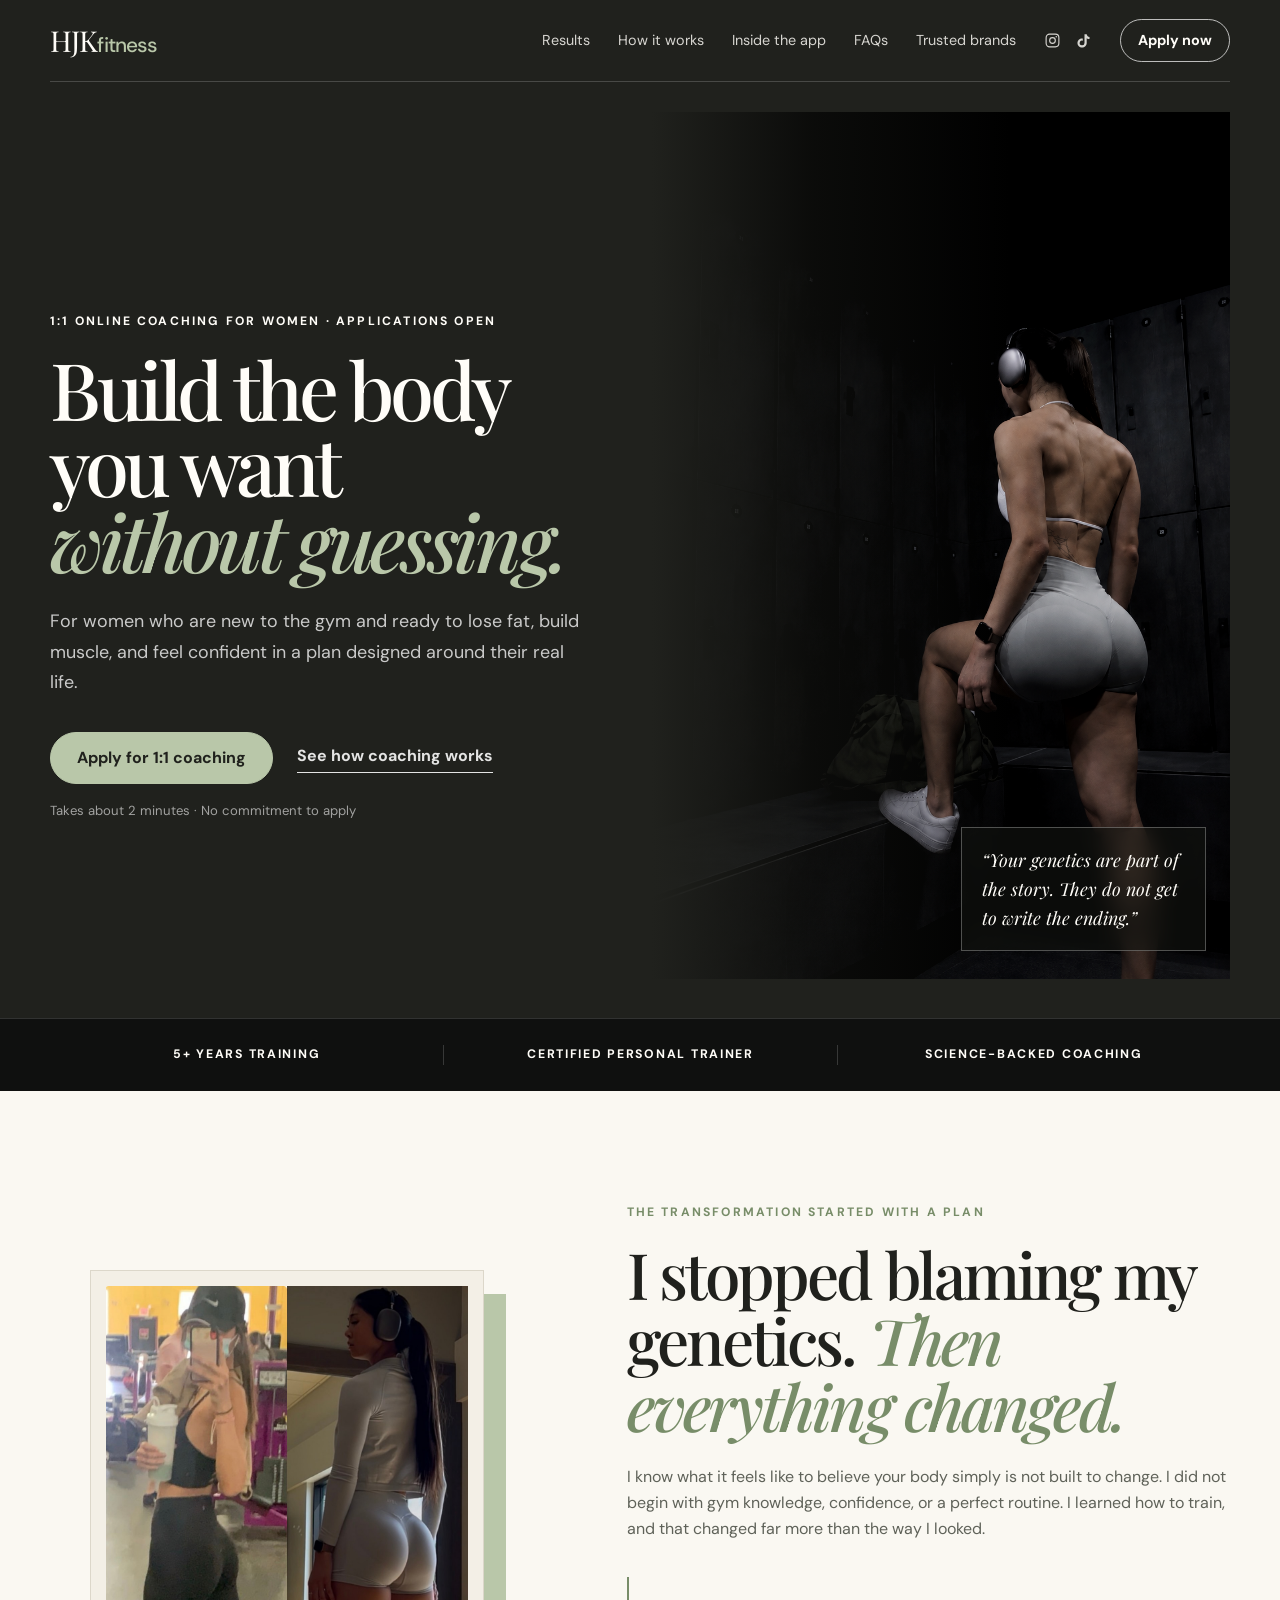
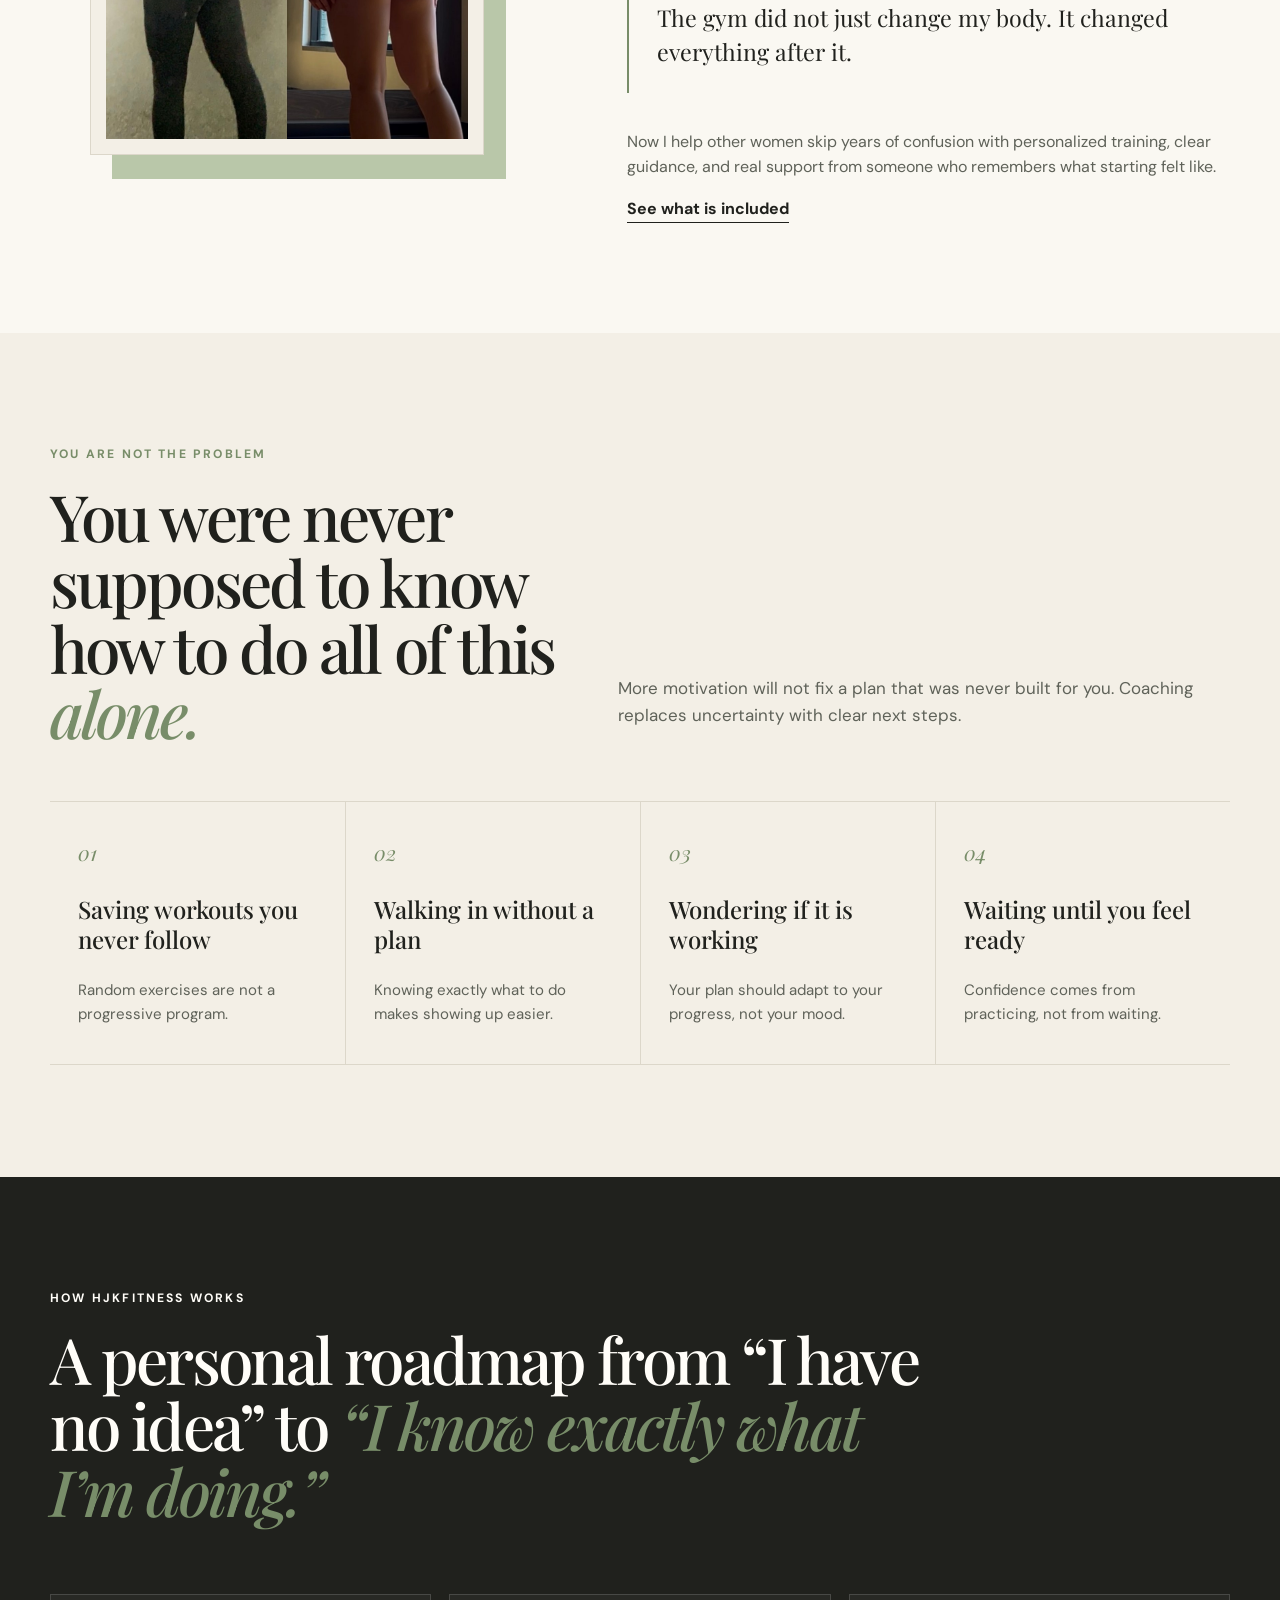
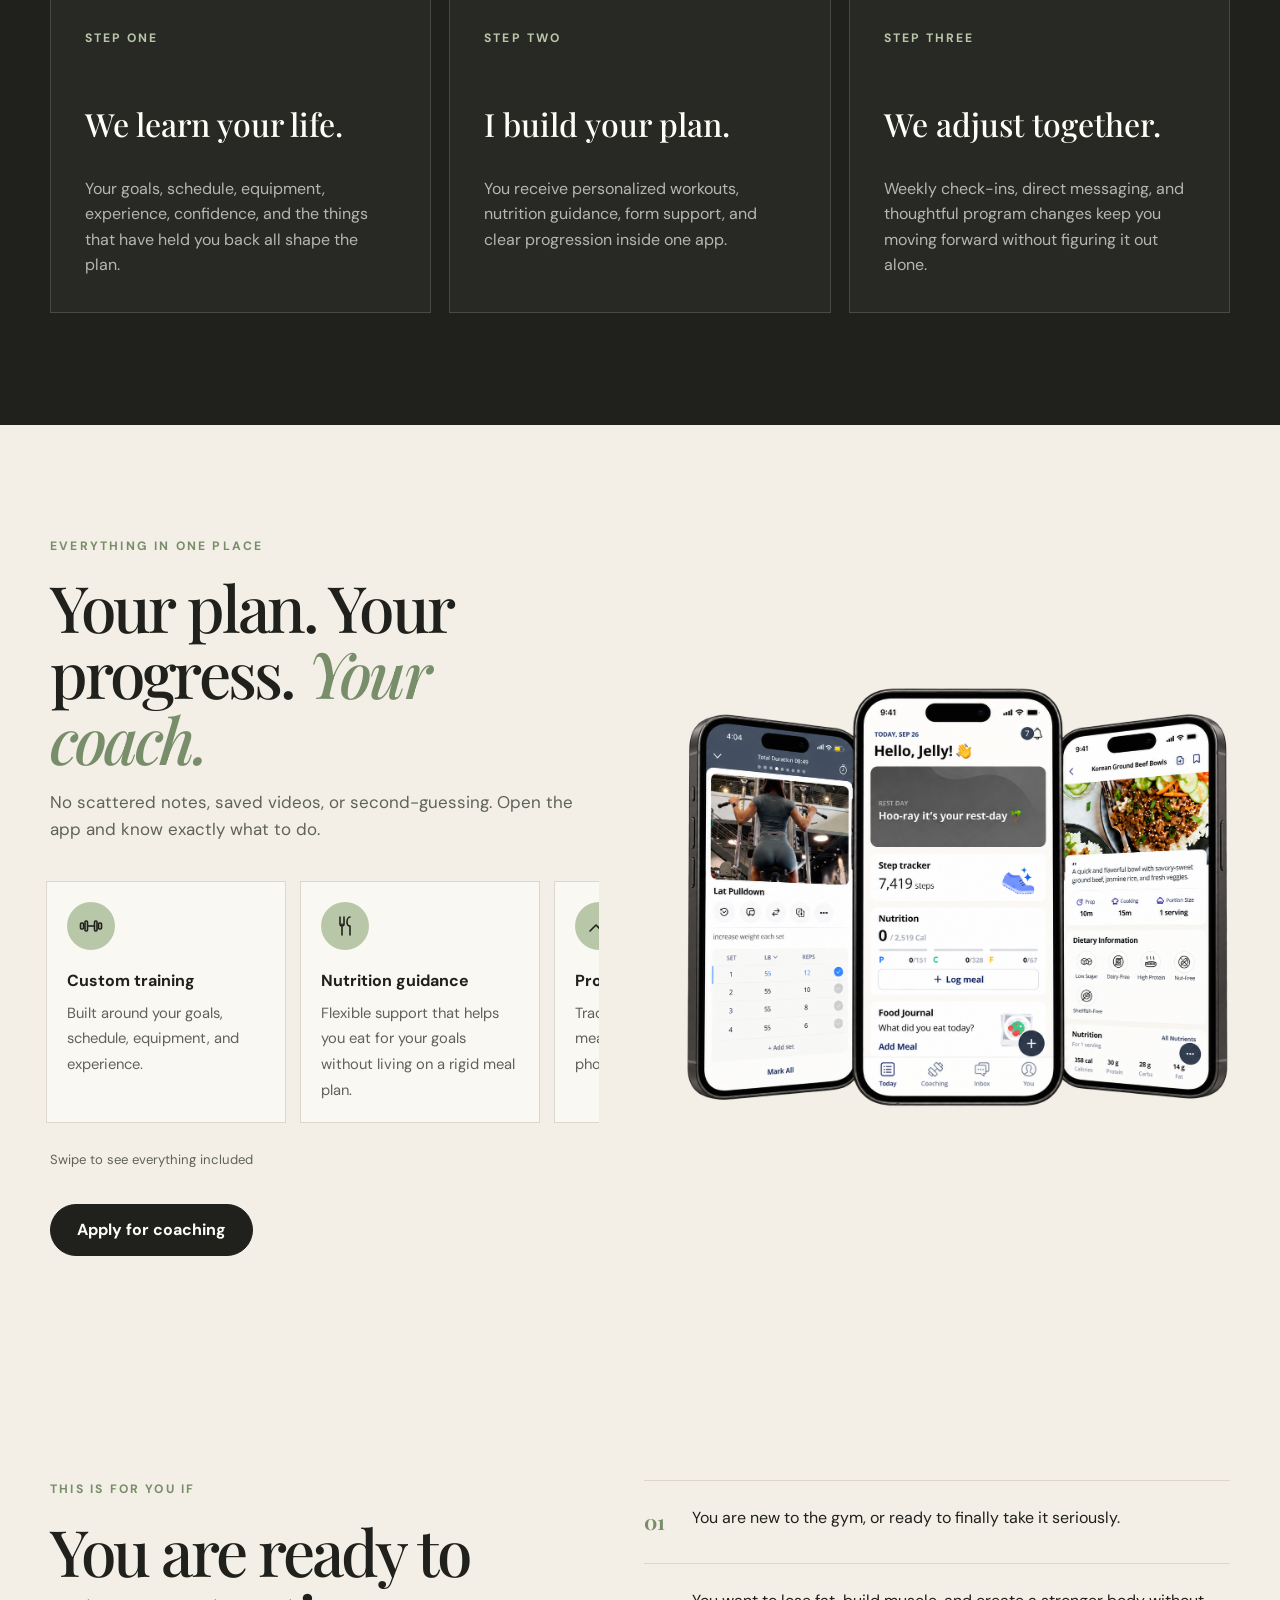
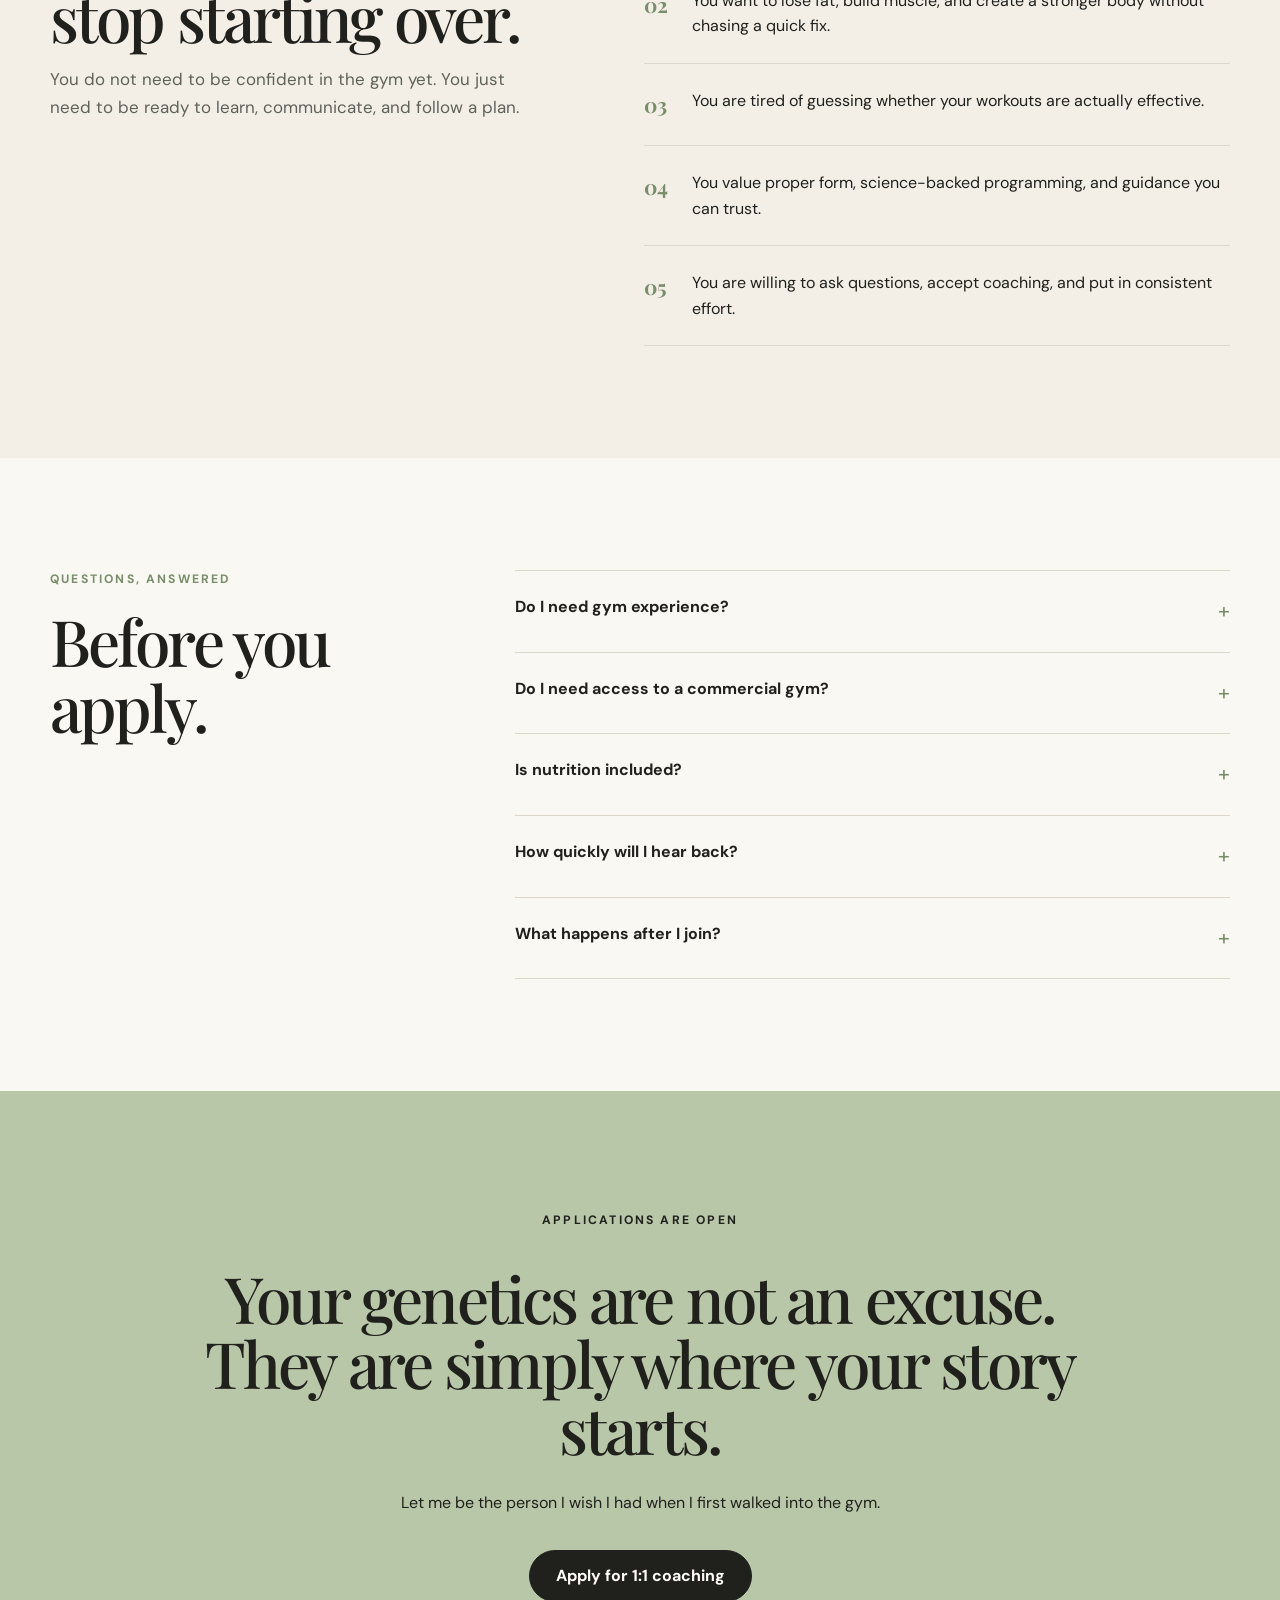
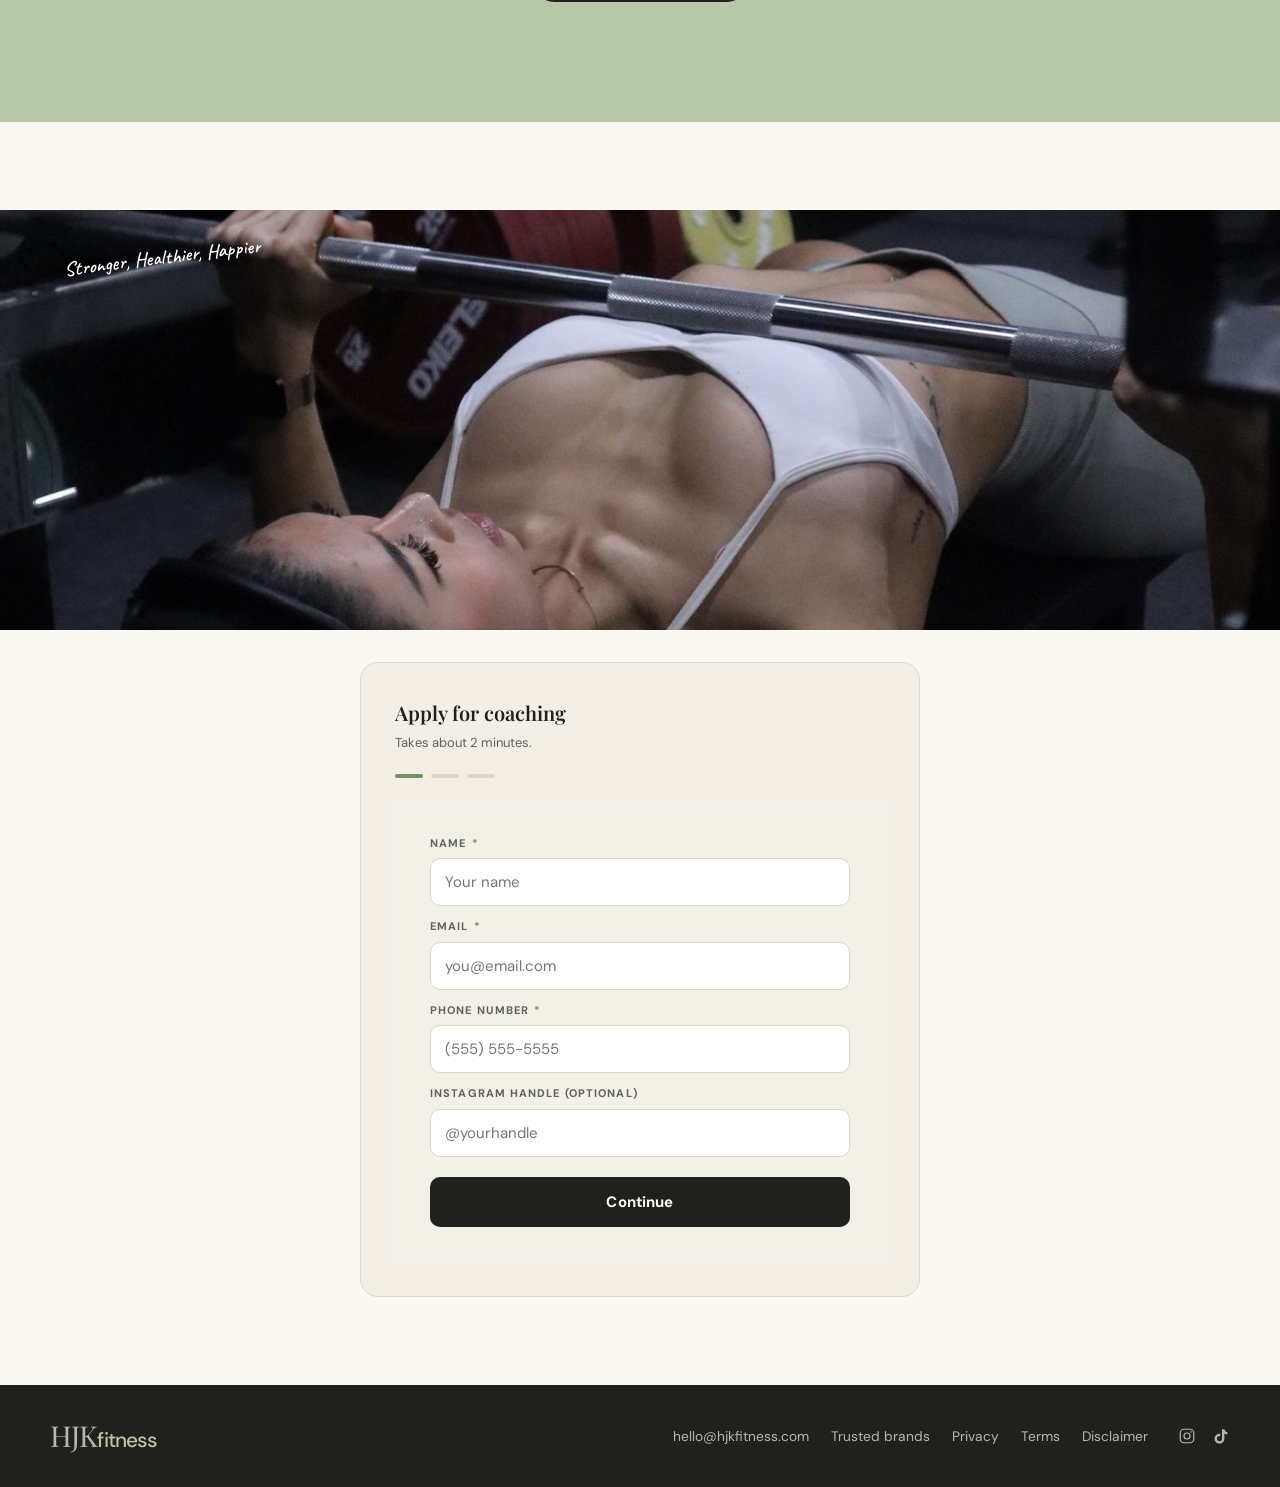
<file: index.html>
<!doctype html>
<html lang="en">
<head>
  <meta charset="utf-8">
  <meta name="viewport" content="width=device-width, initial-scale=1, viewport-fit=cover">
  <title>HJKfitness | 1:1 Online Coaching for Women</title>
  <meta name="description" content="Personalized online fitness coaching for women who are new to the gym and ready to lose fat, build muscle, and train with confidence.">
  <meta name="theme-color" content="#20211d">
  <link rel="preconnect" href="https://fonts.googleapis.com">
  <link rel="preconnect" href="https://fonts.gstatic.com" crossorigin>
  <link href="https://fonts.googleapis.com/css2?family=DM+Sans:wght@400;500;600;700&family=Playfair+Display:ital,wght@0,500;0,600;1,500&family=Caveat:wght@500;600;700&display=swap" rel="stylesheet">
  <link rel="icon" type="image/svg+xml" href="data:image/svg+xml,%3Csvg xmlns='http://www.w3.org/2000/svg' viewBox='0 0 64 64'%3E%3Crect width='64' height='64' rx='14' fill='%2320211d'/%3E%3Cpath d='M17 16v32M47 16v32M17 32h30' stroke='%23b9c7a9' stroke-width='5' stroke-linecap='round'/%3E%3C/svg%3E">
  <style>
    :root {
      --ink: #20211d;
      --ink-soft: #5f6259;
      --cream: #f3efe6;
      --paper: #faf8f2;
      --sage: #b9c7a9;
      --sage-deep: #788d69;
      --line: #dcd7ca;
      --white: #fffdf8;
      --serif: "Playfair Display", Georgia, serif;
      --sans: "DM Sans", system-ui, sans-serif;
    }

    * { box-sizing: border-box; }
    html { scroll-behavior: smooth; }
    body {
      margin: 0;
      color: var(--ink);
      background: var(--cream);
      font-family: var(--sans);
      font-size: 16px;
      line-height: 1.6;
      text-rendering: optimizeLegibility;
    }
    img { display: block; max-width: 100%; }
    a { color: inherit; text-decoration: none; }
    button, a { -webkit-tap-highlight-color: transparent; }
    .wrap { width: min(1180px, calc(100% - 40px)); margin: 0 auto; }
    .eyebrow {
      margin: 0 0 18px;
      font-size: .76rem;
      font-weight: 700;
      letter-spacing: .18em;
      text-transform: uppercase;
    }
    .eyebrow.sage { color: var(--sage-deep); }
    .serif { font-family: var(--serif); }
    .button {
      display: inline-flex;
      min-height: 52px;
      align-items: center;
      justify-content: center;
      padding: 0 26px;
      border: 1px solid var(--sage);
      border-radius: 999px;
      background: var(--sage);
      color: var(--ink);
      font-weight: 700;
      transition: transform .2s ease, background .2s ease, color .2s ease;
    }
    .button:hover { transform: translateY(-2px); background: var(--white); }
    .button.dark { background: var(--ink); color: var(--white); border-color: var(--ink); }
    .button.dark:hover { background: var(--sage); color: var(--ink); border-color: var(--sage); }
    .text-link { font-weight: 700; border-bottom: 1px solid currentColor; padding-bottom: 3px; }

    header {
      position: absolute;
      z-index: 5;
      inset: 0 0 auto;
      color: var(--white);
    }
    .nav {
      min-height: 82px;
      display: flex;
      align-items: center;
      justify-content: space-between;
      gap: 30px;
      border-bottom: 1px solid rgba(255,255,255,.18);
    }
    .brand {
      font-family: var(--serif);
      font-size: 1.8rem;
      line-height: 1;
      letter-spacing: -.03em;
    }
    .brand span { color: var(--sage); font-family: var(--sans); font-size: .72em; font-weight: 500; }
    nav { display: flex; gap: 28px; align-items: center; font-size: .9rem; }
    nav a:not(.mini-cta) { opacity: .82; }
    nav a:hover { opacity: 1; }
    .nav-social { display: flex; align-items: center; gap: 14px; }
    .nav-social a { display: inline-flex; opacity: .82; transition: opacity .15s ease; }
    .nav-social a:hover { opacity: 1; }
    .nav-social svg { width: 17px; height: 17px; display: block; }
    .mini-cta {
      border: 1px solid rgba(255,255,255,.7);
      border-radius: 999px;
      padding: 9px 17px;
      font-weight: 700;
    }
    .menu-toggle {
      display: none;
      flex-direction: column;
      justify-content: center;
      gap: 5px;
      width: 24px;
      height: 18px;
      background: none;
      border: none;
      padding: 0;
      margin: 0;
      cursor: pointer;
    }
    .menu-toggle span {
      display: block;
      width: 100%;
      height: 2px;
      background: var(--white);
      border-radius: 2px;
      transition: opacity .15s ease, transform .15s ease;
    }
    .menu-toggle[aria-expanded="true"] span:nth-child(1) { transform: translateY(7px) rotate(45deg); }
    .menu-toggle[aria-expanded="true"] span:nth-child(2) { opacity: 0; }
    .menu-toggle[aria-expanded="true"] span:nth-child(3) { transform: translateY(-7px) rotate(-45deg); }
    .mobile-menu {
      display: none;
      position: absolute;
      top: 100%;
      left: 0;
      right: 0;
      flex-direction: column;
      background: rgba(13,14,12,.96);
      backdrop-filter: blur(12px);
      border-bottom: 1px solid rgba(255,255,255,.14);
    }
    .mobile-menu.open { display: flex; }
    .mobile-menu a {
      padding: 16px 24px;
      border-top: 1px solid rgba(255,255,255,.12);
      color: rgba(255,255,255,.85);
      font-weight: 700;
      font-size: .95rem;
    }
    .mobile-menu a:hover { color: var(--sage); }

    .hero {
      min-height: 820px;
      color: var(--white);
      background: var(--ink);
      position: relative;
      overflow: hidden;
    }
    .hero-grid {
      min-height: 820px;
      display: grid;
      grid-template-columns: 1.02fr .98fr;
      align-items: stretch;
    }
    .hero-copy {
      position: relative;
      z-index: 2;
      align-self: center;
      padding: 145px 72px 90px 0;
    }
    .hero h1 {
      max-width: 680px;
      margin: 0;
      font-family: var(--serif);
      font-size: clamp(3.8rem, 6.2vw, 6.8rem);
      line-height: .96;
      font-weight: 500;
      letter-spacing: -.055em;
    }
    .hero h1 em { color: var(--sage); font-weight: 500; }
    .hero-lead {
      max-width: 610px;
      margin: 28px 0 34px;
      color: rgba(255,255,255,.76);
      font-size: 1.12rem;
      line-height: 1.7;
    }
    .hero-actions { display: flex; align-items: center; gap: 24px; flex-wrap: wrap; }
    .hero-actions .text-link { color: rgba(255,255,255,.88); }
    .micro { margin-top: 16px; color: rgba(255,255,255,.58); font-size: .82rem; }
    .hero-image {
      position: relative;
      min-height: 820px;
    }
    .hero-image::before {
      content: "";
      position: absolute;
      z-index: 1;
      inset: 0;
      background: linear-gradient(90deg, var(--ink) 0%, rgba(32,33,29,.34) 28%, transparent 62%);
    }
    .hero-image img {
      width: 100%;
      height: 100%;
      object-fit: cover;
      object-position: center 34%;
      filter: saturate(.78) contrast(1.08);
    }
    .hero-note {
      position: absolute;
      z-index: 2;
      right: 24px;
      bottom: 28px;
      max-width: 245px;
      padding: 18px 20px;
      border: 1px solid rgba(255,255,255,.28);
      background: rgba(20,21,18,.58);
      backdrop-filter: blur(12px);
      font-family: var(--serif);
      font-size: 1.12rem;
      font-style: italic;
    }
    .proof-strip {
      position: absolute;
      z-index: 3;
      bottom: 0;
      left: 0;
      right: 0;
      background: rgba(13,14,12,.84);
      border-top: 1px solid rgba(255,255,255,.14);
    }
    .proof-row {
      min-height: 72px;
      display: grid;
      grid-template-columns: repeat(3, 1fr);
      align-items: center;
      text-align: center;
      font-size: .77rem;
      font-weight: 700;
      letter-spacing: .14em;
      text-transform: uppercase;
    }
    .proof-row span + span { border-left: 1px solid rgba(255,255,255,.17); }

    section { padding: 112px 0; }
    .section-heading {
      max-width: 780px;
      margin: 0;
      font-family: var(--serif);
      font-size: clamp(2.7rem, 5vw, 5rem);
      line-height: 1.03;
      font-weight: 500;
      letter-spacing: -.045em;
    }
    .section-heading em { color: var(--sage-deep); font-weight: 500; }
    .section-intro { max-width: 620px; color: var(--ink-soft); font-size: 1.06rem; }

    .results {
      background: var(--paper);
    }
    .results-grid {
      display: grid;
      grid-template-columns: .88fr 1.12fr;
      gap: clamp(50px, 8vw, 110px);
      align-items: center;
    }
    .results-card {
      position: relative;
      border: 1px solid var(--line);
      padding: 15px;
      background: var(--cream);
      box-shadow: 22px 24px 0 var(--sage);
    }
    .results-card img { width: 100%; height: auto; aspect-ratio: 4 / 5; object-fit: cover; object-position: center; }
    .results-copy .section-heading { margin-bottom: 26px; }
    .results-copy p { color: var(--ink-soft); max-width: 600px; }
    .pullquote {
      margin: 36px 0;
      padding: 24px 0 24px 28px;
      border-left: 2px solid var(--sage-deep);
      font-family: var(--serif);
      font-size: 1.45rem;
      line-height: 1.45;
    }

    .friction { background: var(--cream); }
    .friction-top {
      display: flex;
      justify-content: space-between;
      align-items: end;
      gap: 50px;
      margin-bottom: 55px;
    }
    .friction-grid {
      display: grid;
      grid-template-columns: repeat(4, 1fr);
      border-top: 1px solid var(--line);
      border-bottom: 1px solid var(--line);
    }
    .friction-item {
      padding: 34px 28px 38px;
      min-height: 220px;
    }
    .friction-item + .friction-item { border-left: 1px solid var(--line); }
    .num { color: var(--sage-deep); font-family: var(--serif); font-size: 1.3rem; font-style: italic; }
    .friction-item h3 { font-family: var(--serif); font-size: 1.5rem; line-height: 1.25; font-weight: 500; }
    .friction-item p { color: var(--ink-soft); margin-bottom: 0; font-size: .94rem; }

    .method {
      background: var(--ink);
      color: var(--white);
    }
    .method .section-heading { max-width: 880px; }
    .steps {
      margin-top: 70px;
      display: grid;
      grid-template-columns: repeat(3, 1fr);
      gap: 18px;
    }
    .step {
      padding: 34px;
      border: 1px solid rgba(255,255,255,.15);
      background: rgba(255,255,255,.035);
    }
    .step strong { color: var(--sage); font-size: .76rem; text-transform: uppercase; letter-spacing: .17em; }
    .step h3 { margin: 38px 0 14px; font-family: var(--serif); font-size: 2rem; font-weight: 500; }
    .step p { color: rgba(255,255,255,.66); margin: 0; }

    .app-section { background: var(--cream); overflow: hidden; }
    .app-grid {
      display: grid;
      grid-template-columns: 1fr 1fr;
      align-items: center;
      gap: clamp(46px, 7vw, 100px);
    }
    .app-copy { min-width: 0; }
    .app-visual img {
      display: block;
      width: 100%;
      height: auto;
      max-width: 620px;
      margin: 0 auto;
    }
    .feature-scroll {
      margin: 34px -4px 12px;
      padding: 4px 4px 14px;
      overflow-x: auto;
      scroll-snap-type: x proximity;
      -webkit-overflow-scrolling: touch;
      scrollbar-width: none;
    }
    .feature-scroll::-webkit-scrollbar { display: none; }
    .feature-list { display: flex; gap: 14px; margin: 0; padding: 0; list-style: none; }
    .feature-list li {
      flex: 0 0 auto;
      width: 240px;
      scroll-snap-align: start;
      border: 1px solid var(--line);
      background: var(--paper);
      padding: 20px;
    }
    .feature-list li strong { display: block; margin: 0 0 6px; }
    .feature-list li span:last-child { color: var(--ink-soft); font-size: .92rem; }
    .feature-scroll-hint { margin: 0 0 34px; color: var(--ink-soft); font-size: .82rem; }
    .feature-mark {
      width: 48px;
      height: 48px;
      border-radius: 50%;
      display: grid;
      place-items: center;
      margin-bottom: 18px;
      background: var(--sage);
      color: var(--ink);
    }
    .feature-mark svg { width: 24px; height: 24px; display: block; }

    .fit { background: var(--cream); }
    .fit-grid {
      display: grid;
      grid-template-columns: .9fr 1.1fr;
      gap: clamp(50px, 9vw, 130px);
      align-items: start;
    }
    .fit-list { margin: 0; padding: 0; list-style: none; border-top: 1px solid var(--line); }
    .fit-list li {
      padding: 24px 0;
      border-bottom: 1px solid var(--line);
      display: grid;
      grid-template-columns: 36px 1fr;
      gap: 12px;
    }
    .fit-list b { color: var(--sage-deep); font-family: var(--serif); font-size: 1.3rem; }

    .faq { background: var(--paper); }
    .faq-grid { display: grid; grid-template-columns: .7fr 1.3fr; gap: 80px; }
    details { border-top: 1px solid var(--line); padding: 23px 0; }
    details:last-child { border-bottom: 1px solid var(--line); }
    summary { cursor: pointer; font-weight: 700; list-style: none; display: flex; justify-content: space-between; gap: 20px; }
    summary::after { content: "+"; color: var(--sage-deep); font-size: 1.35rem; font-weight: 400; }
    details[open] summary::after { content: "–"; }
    details p { color: var(--ink-soft); max-width: 700px; margin: 14px 0 0; }

    .closing {
      padding: 120px 0;
      background: var(--sage);
      text-align: center;
    }
    .closing .section-heading { max-width: 900px; margin: 0 auto 28px; }
    .closing p { max-width: 620px; margin: 0 auto 34px; }
    footer { background: var(--ink); color: rgba(255,255,255,.68); padding: 36px 0; }
    .footer-row { display: flex; justify-content: space-between; gap: 30px; align-items: center; }
    .footer-right { display: flex; align-items: center; gap: 30px; flex-wrap: wrap; }
    .footer-links { display: flex; gap: 22px; flex-wrap: wrap; font-size: .86rem; }
    .footer-social { display: flex; align-items: center; gap: 16px; }
    .footer-social a { display: inline-flex; color: rgba(255,255,255,.68); transition: color .15s ease; }
    .footer-social a:hover { color: var(--white); }
    .footer-social svg { width: 18px; height: 18px; display: block; }

    @media (max-width: 900px) {
      .wrap { width: min(100% - 48px, 680px); }
      nav > a:not(.mini-cta) { display: none; }
      .menu-toggle { display: flex; }
      .nav { min-height: 70px; }
      nav { gap: 14px; }
      .nav-social { gap: 10px; }
      .brand { font-size: 1.55rem; }
      .mini-cta { padding: 8px 14px; font-size: .8rem; white-space: nowrap; }
      .hero, .hero-grid { min-height: 640px; }
      .hero-grid { grid-template-columns: 1fr; }
      .hero-copy {
        position: absolute;
        z-index: 3;
        inset: 0;
        display: flex;
        flex-direction: column;
        justify-content: flex-end;
        padding: 110px 24px 70px;
      }
      .hero h1 { font-size: clamp(2.6rem, 11vw, 4.2rem); max-width: 640px; }
      .hero-image { grid-column: 1; min-height: 640px; }
      .hero-image::before { background: linear-gradient(180deg, rgba(18,19,17,.22), rgba(18,19,17,.15) 28%, rgba(18,19,17,.92) 77%, var(--ink) 100%); }
      .hero-image img { object-position: 59% center; transform: translateY(-24px) scale(1.4); transform-origin: 62% 58%; }
      .hero-note { display: none; }
      .proof-row { grid-template-columns: 1fr; padding: 12px 0; gap: 3px; min-height: 84px; }
      .proof-row span + span { border-left: 0; }
      section { padding: 82px 0; }
      .app-section { padding-bottom: 8px; }
      .app-section + .fit { padding-top: 40px; }
      .results-grid, .app-grid, .fit-grid, .faq-grid { grid-template-columns: 1fr; }
      .results-card { max-width: 520px; margin: 0 auto; box-shadow: 12px 14px 0 var(--sage); }
      .results-copy { order: -1; }
      .friction-top { display: block; }
      .friction-grid { grid-template-columns: 1fr 1fr; }
      .friction-item:nth-child(3) { border-left: 0; border-top: 1px solid var(--line); }
      .friction-item:nth-child(4) { border-top: 1px solid var(--line); }
      .steps { grid-template-columns: 1fr; margin-top: 46px; }
      .faq-grid { gap: 36px; }
    }

    @media (max-width: 560px) {
      .hero h1 { font-size: clamp(2.1rem, 10vw, 3rem); }
      .hero-lead { font-size: .96rem; margin: 18px 0 24px; }
      .hero-actions { align-items: stretch; gap: 18px; margin-top: 110px; }
      .hero-actions .button { width: 100%; }
      .hero-actions .text-link { margin: 0 auto; }
      .micro { text-align: center; }
      .section-heading { font-size: 2.75rem; }
      .friction-grid { grid-template-columns: 1fr; }
      .friction-item + .friction-item { border-left: 0; border-top: 1px solid var(--line); }
      .step { padding: 28px 24px; }
      .footer-row { flex-direction: column; align-items: flex-start; }
    }

    @media (prefers-reduced-motion: reduce) {
      html { scroll-behavior: auto; }
      *, *::before, *::after { transition: none !important; }
    }

    /* ---------- Preserved application form (unchanged from the live site) ---------- */
    .apply{
      padding:clamp(48px,8vw,88px) clamp(20px,5vw,72px);
      display:flex;
      flex-direction:column;
      align-items:center;
      background:var(--paper);
    }
    .apply .form-card{width:100%;max-width:560px;}
    .apply-photo-wrap{
      position:relative;
      width:100vw;
      margin-left:calc(50% - 50vw);
      margin-right:calc(50% - 50vw);
      overflow:hidden;
      margin-bottom:32px;
    }
    .apply-photo{
      display:block;
      width:100%;
      height:clamp(240px,38vw,420px);
      object-fit:cover;
      object-position:center 30%;
    }
    .apply-photo-caption{
      position:absolute;
      left:clamp(20px,5vw,72px);
      top:32px;
      font-family:'Caveat', cursive;
      font-weight:600;
      font-size:20px;
      color:#fff;
      text-shadow:0 2px 10px rgba(0,0,0,.45);
      margin:0;
      transform:rotate(-7deg);
    }
    .form-card{
      background:var(--cream);
      border:1px solid var(--line);
      border-radius:18px;
      padding:clamp(22px,4vw,34px);
      max-width:480px;
    }
    .form-card h2{
      font-family:'Playfair Display', serif;
      font-size:20px;
      font-weight:600;
      margin:0 0 4px;
    }
    .form-card .helper{
      font-size:13px;
      color:var(--ink-soft);
      margin:0 0 20px;
    }
    .progress{
      display:flex;
      gap:8px;
      margin-bottom:22px;
    }
    .progress .progress-dot{
      width:28px;
      height:4px;
      border-radius:4px;
      background:var(--line);
      transition:background .2s ease;
    }
    .progress .progress-dot.active{background:var(--sage-deep);}
    .progress .progress-dot.done{background:var(--ink);}

    .step{display:flex;flex-direction:column;gap:12px;}
    .step[hidden]{display:none;}

    label{
      font-size:11px;
      text-transform:uppercase;
      letter-spacing:0.1em;
      color:var(--ink-soft);
      font-weight:700;
      margin-bottom:-6px;
    }
    .required-star{
      color:var(--sage-deep);
      margin-left:1px;
    }
    input, textarea{
      font-family:'DM Sans', sans-serif;
      font-size:15px;
      padding:13px 14px;
      border-radius:10px;
      border:1.5px solid var(--line);
      background:#fff;
      outline:none;
      color:var(--ink);
      width:100%;
    }
    textarea{
      min-height:88px;
      resize:vertical;
    }
    input:focus, textarea:focus{
      border-color:var(--sage-deep);
      box-shadow:0 0 0 3px rgba(127,148,112,0.35);
    }

    .pill-group{
      display:flex;
      flex-wrap:wrap;
      gap:8px;
    }
    .pill{position:relative;}
    .pill input{
      position:absolute;
      opacity:0;
      width:100%;
      height:100%;
      margin:0;
      cursor:pointer;
    }
    .pill span{
      display:inline-flex;
      align-items:center;
      font-size:13.5px;
      font-weight:600;
      padding:9px 14px;
      border-radius:100px;
      border:1.5px solid var(--line);
      background:#fff;
      color:var(--ink-soft);
      cursor:pointer;
      transition:all .15s ease;
    }
    .pill:has(input:checked) span{
      background:var(--sage);
      border-color:var(--sage-deep);
      color:var(--ink);
    }
    .pill input:focus-visible + span{
      outline:3px solid var(--sage-deep);
      outline-offset:2px;
    }

    .conditional-field{
      display:flex;
      flex-direction:column;
      gap:12px;
    }
    .conditional-field[hidden]{display:none;}

    button{
      margin-top:8px;
      font-family:'DM Sans', sans-serif;
      font-weight:700;
      font-size:15px;
      letter-spacing:0.01em;
      background:var(--ink);
      color:#fff;
      border:none;
      padding:15px 20px;
      border-radius:10px;
      cursor:pointer;
      transition:transform .15s ease, background .15s ease;
    }
    button:hover{background:#1f1e19;}
    button:active{transform:scale(0.98);}
    button:focus-visible{outline:3px solid var(--sage-deep);outline-offset:2px;}

    .step-actions{
      display:flex;
      gap:10px;
      margin-top:0;
    }
    .step-actions button{margin-top:0;flex:1;}
    .step-actions .prev-btn{
      flex:0 0 auto;
      background:#fff;
      color:var(--ink);
      border:1.5px solid var(--line);
    }
    .step-actions .prev-btn:hover{background:var(--cream);}

    .success{
      display:none;
      padding:6px 0 2px;
    }
    .success.show{display:block;}
    .success-title{
      font-size:19px;
      font-weight:700;
      margin:0 0 14px;
      font-family:'Playfair Display', serif;
    }
    .success p{
      font-size:14.5px;
      line-height:1.6;
      color:var(--ink-soft);
      margin:0 0 14px;
    }
    .success p:last-of-type{margin-bottom:0;}
    form[hidden]{display:none;}

    a.btn{
      display:inline-block;
      background:var(--ink);
      color:#fff;
      text-decoration:none;
      font-weight:700;
      font-size:14.5px;
      padding:13px 22px;
      border-radius:10px;
      transition:background .15s ease;
    }
    a.btn:hover{background:#1f1e19;}
    .success-cta{margin-top:18px;}
  </style>
</head>
<body>
  <header>
    <div class="wrap nav">
      <a class="brand" href="#top" aria-label="HJKfitness home">HJK<span>fitness</span></a>
      <nav aria-label="Main navigation">
        <a href="#results">Results</a>
        <a href="#coaching">How it works</a>
        <a href="#inside">Inside the app</a>
        <a href="#faq">FAQs</a>
        <a href="/shop">Trusted brands</a>
        <div class="nav-social">
          <a href="https://instagram.com/jasminehjk" target="_blank" rel="noopener" aria-label="HJKfitness on Instagram">
            <svg viewBox="0 0 24 24" fill="none" xmlns="http://www.w3.org/2000/svg"><rect x="3" y="3" width="18" height="18" rx="5" stroke="currentColor" stroke-width="1.6"/><circle cx="12" cy="12" r="4" stroke="currentColor" stroke-width="1.6"/><circle cx="17.3" cy="6.7" r="1.1" fill="currentColor"/></svg>
          </a>
          <a href="https://www.tiktok.com/@jasminehjk" target="_blank" rel="noopener" aria-label="HJKfitness on TikTok">
            <svg viewBox="0 0 24 24" fill="currentColor" xmlns="http://www.w3.org/2000/svg"><path d="M16.5 3c.4 2.1 1.9 3.7 4 4v3c-1.5 0-2.9-.4-4-1.2v6.7c0 3.6-2.9 6.5-6.5 6.5S3.5 19.1 3.5 15.5 6.4 9 10 9c.4 0 .7 0 1 .1v3.1a3.4 3.4 0 1 0 2.4 3.3V3h3.1z"/></svg>
          </a>
        </div>
        <a class="mini-cta" href="#apply">Apply now</a>
        <button type="button" class="menu-toggle" aria-expanded="false" aria-controls="mobileMenu" aria-label="Open menu">
          <span></span><span></span><span></span>
        </button>
      </nav>
    </div>
    <div class="mobile-menu" id="mobileMenu">
      <a href="#results">Results</a>
      <a href="#coaching">How it works</a>
      <a href="#inside">Inside the app</a>
      <a href="#faq">FAQs</a>
      <a href="/shop">Trusted brands</a>
    </div>
  </header>

  <main id="top">
    <section class="hero">
      <div class="wrap hero-grid">
        <div class="hero-copy">
          <p class="eyebrow">1:1 online coaching for women · Applications open</p>
          <h1>Build the body you want <em>without guessing.</em></h1>
          <p class="hero-lead">For women who are new to the gym and ready to lose fat, build muscle, and feel confident in a plan designed around their real life.</p>
          <div class="hero-actions">
            <a class="button" href="#apply">Apply for 1:1 coaching</a>
            <a class="text-link" href="#coaching">See how coaching works</a>
          </div>
          <p class="micro">Takes about 2 minutes · No commitment to apply</p>
        </div>
        <div class="hero-image">
          <img src="assets/redesign-hero.png" alt="Jasmine, HJKfitness coach, standing in a gym locker room" width="1024" height="1536">
          <div class="hero-note">“Your genetics are part of the story. They do not get to write the ending.”</div>
        </div>
      </div>
      <div class="proof-strip">
        <div class="wrap proof-row">
          <span>5+ years training</span>
          <span>Certified personal trainer</span>
          <span>Science-backed coaching</span>
        </div>
      </div>
    </section>

    <section class="results" id="results">
      <div class="wrap results-grid">
        <figure class="results-card">
          <img src="assets/redesign-results.jpg" alt="Jasmine's fitness transformation before and after years of strength training" width="1080" height="1350">
        </figure>
        <div class="results-copy">
          <p class="eyebrow sage">The transformation started with a plan</p>
          <h2 class="section-heading">I stopped blaming my genetics. <em>Then everything changed.</em></h2>
          <p>I know what it feels like to believe your body simply is not built to change. I did not begin with gym knowledge, confidence, or a perfect routine. I learned how to train, and that changed far more than the way I looked.</p>
          <blockquote class="pullquote">The gym did not just change my body. It changed everything after it.</blockquote>
          <p>Now I help other women skip years of confusion with personalized training, clear guidance, and real support from someone who remembers what starting felt like.</p>
          <a class="text-link" href="#inside">See what is included</a>
        </div>
      </div>
    </section>

    <section class="friction">
      <div class="wrap">
        <div class="friction-top">
          <div>
            <p class="eyebrow sage">You are not the problem</p>
            <h2 class="section-heading">You were never supposed to know how to do all of this <em>alone.</em></h2>
          </div>
          <p class="section-intro">More motivation will not fix a plan that was never built for you. Coaching replaces uncertainty with clear next steps.</p>
        </div>
        <div class="friction-grid">
          <article class="friction-item">
            <span class="num">01</span>
            <h3>Saving workouts you never follow</h3>
            <p>Random exercises are not a progressive program.</p>
          </article>
          <article class="friction-item">
            <span class="num">02</span>
            <h3>Walking in without a plan</h3>
            <p>Knowing exactly what to do makes showing up easier.</p>
          </article>
          <article class="friction-item">
            <span class="num">03</span>
            <h3>Wondering if it is working</h3>
            <p>Your plan should adapt to your progress, not your mood.</p>
          </article>
          <article class="friction-item">
            <span class="num">04</span>
            <h3>Waiting until you feel ready</h3>
            <p>Confidence comes from practicing, not from waiting.</p>
          </article>
        </div>
      </div>
    </section>

    <section class="method" id="coaching">
      <div class="wrap">
        <p class="eyebrow">How HJKfitness works</p>
        <h2 class="section-heading">A personal roadmap from “I have no idea” to <em>“I know exactly what I’m doing.”</em></h2>
        <div class="steps">
          <article class="step">
            <strong>Step one</strong>
            <h3>We learn your life.</h3>
            <p>Your goals, schedule, equipment, experience, confidence, and the things that have held you back all shape the plan.</p>
          </article>
          <article class="step">
            <strong>Step two</strong>
            <h3>I build your plan.</h3>
            <p>You receive personalized workouts, nutrition guidance, form support, and clear progression inside one app.</p>
          </article>
          <article class="step">
            <strong>Step three</strong>
            <h3>We adjust together.</h3>
            <p>Weekly check-ins, direct messaging, and thoughtful program changes keep you moving forward without figuring it out alone.</p>
          </article>
        </div>
      </div>
    </section>

    <section class="app-section" id="inside">
      <div class="wrap app-grid">
        <div class="app-copy">
          <p class="eyebrow sage">Everything in one place</p>
          <h2 class="section-heading">Your plan. Your progress. <em>Your coach.</em></h2>
          <p class="section-intro">No scattered notes, saved videos, or second-guessing. Open the app and know exactly what to do.</p>
          <div class="feature-scroll">
            <ul class="feature-list">
              <li>
                <span class="feature-mark"><svg viewBox="0 0 24 24" fill="none" xmlns="http://www.w3.org/2000/svg"><rect x="1.5" y="9" width="3" height="6" rx="1" stroke="currentColor" stroke-width="1.6"/><rect x="19.5" y="9" width="3" height="6" rx="1" stroke="currentColor" stroke-width="1.6"/><rect x="6" y="7" width="2.5" height="10" rx="1" stroke="currentColor" stroke-width="1.6"/><rect x="15.5" y="7" width="2.5" height="10" rx="1" stroke="currentColor" stroke-width="1.6"/><line x1="8.5" y1="12" x2="15.5" y2="12" stroke="currentColor" stroke-width="1.6"/></svg></span>
                <strong>Custom training</strong><span>Built around your goals, schedule, equipment, and experience.</span>
              </li>
              <li>
                <span class="feature-mark"><svg viewBox="0 0 24 24" fill="none" xmlns="http://www.w3.org/2000/svg"><path d="M7 3v7a2 2 0 0 0 4 0V3M9 10v11" stroke="currentColor" stroke-width="1.6" stroke-linecap="round" stroke-linejoin="round"/><path d="M17 3c-1.5 0-3 2-3 5s1.5 4 3 4v9" stroke="currentColor" stroke-width="1.6" stroke-linecap="round" stroke-linejoin="round"/></svg></span>
                <strong>Nutrition guidance</strong><span>Flexible support that helps you eat for your goals without living on a rigid meal plan.</span>
              </li>
              <li>
                <span class="feature-mark"><svg viewBox="0 0 24 24" fill="none" xmlns="http://www.w3.org/2000/svg"><path d="M3 17l6-6 4 4 8-8" stroke="currentColor" stroke-width="1.6" stroke-linecap="round" stroke-linejoin="round"/><path d="M15 7h6v6" stroke="currentColor" stroke-width="1.6" stroke-linecap="round" stroke-linejoin="round"/></svg></span>
                <strong>Progress tracking</strong><span>Track workouts, measurements, and progress photos all in one place.</span>
              </li>
              <li>
                <span class="feature-mark"><svg viewBox="0 0 24 24" fill="none" xmlns="http://www.w3.org/2000/svg"><rect x="3" y="5" width="18" height="16" rx="3" stroke="currentColor" stroke-width="1.6"/><path d="M3 10h18" stroke="currentColor" stroke-width="1.6"/><path d="M8 3v4M16 3v4" stroke="currentColor" stroke-width="1.6" stroke-linecap="round"/><path d="M8.5 15l2 2 4-4" stroke="currentColor" stroke-width="1.6" stroke-linecap="round" stroke-linejoin="round"/></svg></span>
                <strong>Weekly check-ins</strong><span>Progress reviews, feedback, and adjustments that keep the plan working.</span>
              </li>
              <li>
                <span class="feature-mark"><svg viewBox="0 0 24 24" fill="none" xmlns="http://www.w3.org/2000/svg"><path d="M4 5h16v10H9l-4 4V5z" stroke="currentColor" stroke-width="1.6" stroke-linejoin="round"/></svg></span>
                <strong>Direct support</strong><span>Ask questions, share wins, and get help when you need it.</span>
              </li>
              <li>
                <span class="feature-mark"><svg viewBox="0 0 24 24" fill="none" xmlns="http://www.w3.org/2000/svg"><path d="M12 6c-1.8-1.3-4.3-2-7-2v13c2.7 0 5.2.7 7 2 1.8-1.3 4.3-2 7-2V4c-2.7 0-5.2.7-7 2z" stroke="currentColor" stroke-width="1.6" stroke-linejoin="round"/><path d="M12 6v13" stroke="currentColor" stroke-width="1.6"/></svg></span>
                <strong>Education</strong><span>Helpful guides, videos, and resources to level up your results.</span>
              </li>
            </ul>
          </div>
          <p class="feature-scroll-hint">Swipe to see everything included</p>
          <a class="button dark" href="#apply">Apply for coaching</a>
        </div>
        <div class="app-visual">
          <img src="assets/app-mockup.png" alt="HJKfitness coaching app showing a workout tracker, today's dashboard with step tracker and nutrition, and a recipe with nutrition information" width="1306" height="1011">
        </div>
      </div>
    </section>

    <section class="fit">
      <div class="wrap fit-grid">
        <div>
          <p class="eyebrow sage">This is for you if</p>
          <h2 class="section-heading">You are ready to stop starting over.</h2>
          <p class="section-intro">You do not need to be confident in the gym yet. You just need to be ready to learn, communicate, and follow a plan.</p>
        </div>
        <ul class="fit-list">
          <li><b>01</b><span>You are new to the gym, or ready to finally take it seriously.</span></li>
          <li><b>02</b><span>You want to lose fat, build muscle, and create a stronger body without chasing a quick fix.</span></li>
          <li><b>03</b><span>You are tired of guessing whether your workouts are actually effective.</span></li>
          <li><b>04</b><span>You value proper form, science-backed programming, and guidance you can trust.</span></li>
          <li><b>05</b><span>You are willing to ask questions, accept coaching, and put in consistent effort.</span></li>
        </ul>
      </div>
    </section>

    <section class="faq" id="faq">
      <div class="wrap faq-grid">
        <div>
          <p class="eyebrow sage">Questions, answered</p>
          <h2 class="section-heading">Before you apply.</h2>
        </div>
        <div>
          <details>
            <summary>Do I need gym experience?</summary>
            <p>No. HJKfitness is designed especially for beginners and women returning after time away. Your starting point determines the program.</p>
          </details>
          <details>
            <summary>Do I need access to a commercial gym?</summary>
            <p>No. Your plan can be built around a commercial gym, apartment gym, or the equipment you currently have access to.</p>
          </details>
          <details>
            <summary>Is nutrition included?</summary>
            <p>Yes. Coaching includes flexible nutrition guidance, food-journaling support, and feedback based on your goals and preferences.</p>
          </details>
          <details>
            <summary>How quickly will I hear back?</summary>
            <p>After applying, Jasmine or Iris will contact you within 72 hours to learn more about your goals and determine whether coaching is the right fit.</p>
          </details>
          <details>
            <summary>What happens after I join?</summary>
            <p>You will complete onboarding, receive app access, schedule your onboarding call, and begin with a personalized plan built from your intake information.</p>
          </details>
        </div>
      </div>
    </section>

    <section class="closing">
      <div class="wrap">
        <p class="eyebrow">Applications are open</p>
        <h2 class="section-heading">Your genetics are not an excuse. They are simply where your story starts.</h2>
        <p>Let me be the person I wish I had when I first walked into the gym.</p>
        <a class="button dark" href="#apply">Apply for 1:1 coaching</a>
      </div>
    </section>

    <section class="apply" id="apply">
      <div class="apply-photo-wrap">
        <img class="apply-photo" src="assets/apply-photo.jpg" alt="Jasmine bench pressing at the gym">
        <p class="apply-photo-caption">Stronger, Healthier, Happier</p>
      </div>
      <div class="form-card">
        <div class="form-head">
          <h2 id="formHeading">Apply for coaching</h2>
          <p class="helper" id="formHelper">Takes about 2 minutes.</p>
        </div>

        <div class="progress" id="progress" aria-hidden="true">
          <span class="progress-dot active" data-dot="1"></span>
          <span class="progress-dot" data-dot="2"></span>
          <span class="progress-dot" data-dot="3"></span>
        </div>

        <form id="applyForm" novalidate>
          <div class="step" data-step="1">
            <label for="name">Name <span class="required-star">*</span></label>
            <input type="text" id="name" name="name" required placeholder="Your name">
            <label for="email">Email <span class="required-star">*</span></label>
            <input type="email" id="email" name="email" required placeholder="you@email.com">
            <label for="phone">Phone number <span class="required-star">*</span></label>
            <input type="tel" id="phone" name="phone" required placeholder="(555) 555-5555">
            <label for="instagram">Instagram handle (optional)</label>
            <input type="text" id="instagram" name="instagram" placeholder="@yourhandle">
            <button type="button" class="next-btn" data-next="2">Continue</button>
          </div>

          <div class="step" data-step="2" hidden>
            <label>Age range <span class="required-star">*</span></label>
            <div class="pill-group" role="radiogroup" aria-label="Age range">
              <label class="pill"><input type="radio" name="age" value="18-23" required><span>18 to 23</span></label>
              <label class="pill"><input type="radio" name="age" value="24-33" required><span>24 to 33</span></label>
              <label class="pill"><input type="radio" name="age" value="34-43" required><span>34 to 43</span></label>
              <label class="pill"><input type="radio" name="age" value="44+" required><span>44+</span></label>
            </div>

            <label>What's your main goal? <span class="required-star">*</span></label>
            <div class="pill-group" role="radiogroup" aria-label="Main goal">
              <label class="pill"><input type="radio" name="goal" value="Build muscle" required><span>Build muscle</span></label>
              <label class="pill"><input type="radio" name="goal" value="Lose fat" required><span>Lose fat</span></label>
              <label class="pill"><input type="radio" name="goal" value="Get stronger" required><span>Get stronger</span></label>
              <label class="pill"><input type="radio" name="goal" value="Improve confidence" required><span>Improve confidence</span></label>
              <label class="pill"><input type="radio" name="goal" value="Other" required><span>Other</span></label>
            </div>

            <label for="blocker">What's been holding you back in the past? <span class="required-star">*</span></label>
            <textarea id="blocker" name="blocker" required placeholder="Be honest. This helps me understand where to start with you."></textarea>

            <div class="step-actions">
              <button type="button" class="prev-btn" data-prev="1">Back</button>
              <button type="button" class="next-btn" data-next="3">Continue</button>
            </div>
          </div>

          <div class="step" data-step="3" hidden>
            <label>What time zone are you in? <span class="required-star">*</span></label>
            <div class="pill-group" role="radiogroup" aria-label="Time zone">
              <label class="pill"><input type="radio" name="timezone" id="tzEastern" value="Eastern (ET)" required><span>Eastern (ET)</span></label>
              <label class="pill"><input type="radio" name="timezone" id="tzCentral" value="Central (CT)" required><span>Central (CT)</span></label>
              <label class="pill"><input type="radio" name="timezone" id="tzPacific" value="Pacific (PT)" required><span>Pacific (PT)</span></label>
              <label class="pill"><input type="radio" name="timezone" id="tzOther" value="Other" required><span>Other</span></label>
            </div>
            <div class="conditional-field" id="tzOtherWrap" hidden>
              <label for="tzOtherInput">Enter your time zone <span class="required-star">*</span></label>
              <input type="text" id="tzOtherInput" name="timezoneOther" placeholder="e.g. GMT+1, Mountain Time">
            </div>

            <div class="step-actions">
              <button type="button" class="prev-btn" data-prev="2">Back</button>
              <button type="submit" class="submit-btn">Submit application</button>
            </div>
          </div>
        </form>

        <div class="success" id="successMsg" aria-live="polite">
          <p class="success-title" id="successTitle"></p>
          <p>Your application has been received. Thank you for taking the time to apply to work with me.</p>
          <p>Over the next 24 hours, either I or my assistant, Iris, will reach out to learn more about your goals, walk you through how my coaching works, and see if we're the right fit for each other.</p>
          <p>Keep an eye on your texts, email, and any missed calls so you don't miss our message.</p>
          <p>I'm excited to connect with you!</p>
          <a href="/transformations" class="btn success-cta">Transformations</a>
        </div>
      </div>
    </section>
  </main>

  <footer>
    <div class="wrap footer-row">
      <a class="brand" href="#top">HJK<span>fitness</span></a>
      <div class="footer-right">
        <div class="footer-links">
          <a href="mailto:hello@hjkfitness.com">hello@hjkfitness.com</a>
          <a href="/shop">Trusted brands</a>
          <a href="/privacy-policy">Privacy</a>
          <a href="/terms">Terms</a>
          <a href="/disclaimer">Disclaimer</a>
        </div>
        <div class="footer-social">
          <a href="https://instagram.com/jasminehjk" target="_blank" rel="noopener" aria-label="HJKfitness on Instagram">
            <svg viewBox="0 0 24 24" fill="none" xmlns="http://www.w3.org/2000/svg"><rect x="3" y="3" width="18" height="18" rx="5" stroke="currentColor" stroke-width="1.6"/><circle cx="12" cy="12" r="4" stroke="currentColor" stroke-width="1.6"/><circle cx="17.3" cy="6.7" r="1.1" fill="currentColor"/></svg>
          </a>
          <a href="https://www.tiktok.com/@jasminehjk" target="_blank" rel="noopener" aria-label="HJKfitness on TikTok">
            <svg viewBox="0 0 24 24" fill="currentColor" xmlns="http://www.w3.org/2000/svg"><path d="M16.5 3c.4 2.1 1.9 3.7 4 4v3c-1.5 0-2.9-.4-4-1.2v6.7c0 3.6-2.9 6.5-6.5 6.5S3.5 19.1 3.5 15.5 6.4 9 10 9c.4 0 .7 0 1 .1v3.1a3.4 3.4 0 1 0 2.4 3.3V3h3.1z"/></svg>
          </a>
        </div>
      </div>
    </div>
  </footer>

  <script src="nav.js"></script>
  <script>
    const form = document.getElementById('applyForm');
    const progress = document.getElementById('progress');
    const successMsg = document.getElementById('successMsg');
    const successTitle = document.getElementById('successTitle');
    const steps = Array.from(form.querySelectorAll('.step'));
    const dots = Array.from(progress.querySelectorAll('.progress-dot'));
    const tzOtherWrap = document.getElementById('tzOtherWrap');
    const tzOtherInput = document.getElementById('tzOtherInput');

    function showStep(n){
      steps.forEach(step => {
        step.hidden = Number(step.dataset.step) !== n;
      });
      dots.forEach(dot => {
        const d = Number(dot.dataset.dot);
        dot.classList.toggle('active', d === n);
        dot.classList.toggle('done', d < n);
      });
    }

    function validateStep(stepEl){
      const fields = stepEl.querySelectorAll('input, textarea');
      for (const field of fields){
        if (!field.checkValidity()){
          field.reportValidity();
          return false;
        }
      }
      return true;
    }

    form.querySelectorAll('.next-btn').forEach(btn => {
      btn.addEventListener('click', () => {
        const currentStep = btn.closest('.step');
        if (!validateStep(currentStep)) return;
        showStep(Number(btn.dataset.next));
      });
    });

    form.querySelectorAll('.prev-btn').forEach(btn => {
      btn.addEventListener('click', () => {
        showStep(Number(btn.dataset.prev));
      });
    });

    form.querySelectorAll('input[name="timezone"]').forEach(radio => {
      radio.addEventListener('change', () => {
        const checked = form.querySelector('input[name="timezone"]:checked');
        const isOther = Boolean(checked && checked.value === 'Other');
        tzOtherWrap.hidden = !isOther;
        tzOtherInput.required = isOther;
        if (!isOther) tzOtherInput.value = '';
      });
    });

    const SHEET_WEBAPP_URL = 'https://script.google.com/macros/s/AKfycbwd4B6tQHSZRVariIMKxX549TAWzbW_SDj3LrffG7TEn9dGQzxRlr79M2z_69loipQ/exec';

    form.addEventListener('submit', function(e){
      e.preventDefault();

      const lastStep = steps[steps.length - 1];
      if (!validateStep(lastStep)) return;

      // mode: 'no-cors' means we can't read the response, so this is fire-and-forget -
      // we always show the success state below regardless of whether the write succeeds.
      fetch(SHEET_WEBAPP_URL, {
        method: 'POST',
        mode: 'no-cors',
        body: new URLSearchParams(new FormData(form))
      }).catch(() => {});

      const firstName = (document.getElementById('name').value || '').trim().split(' ')[0];
      successTitle.textContent = firstName ? `You're in, ${firstName}!` : `You're in!`;

      form.hidden = true;
      progress.hidden = true;
      successMsg.classList.add('show');
    });
  </script>
</body>
</html>
</file>
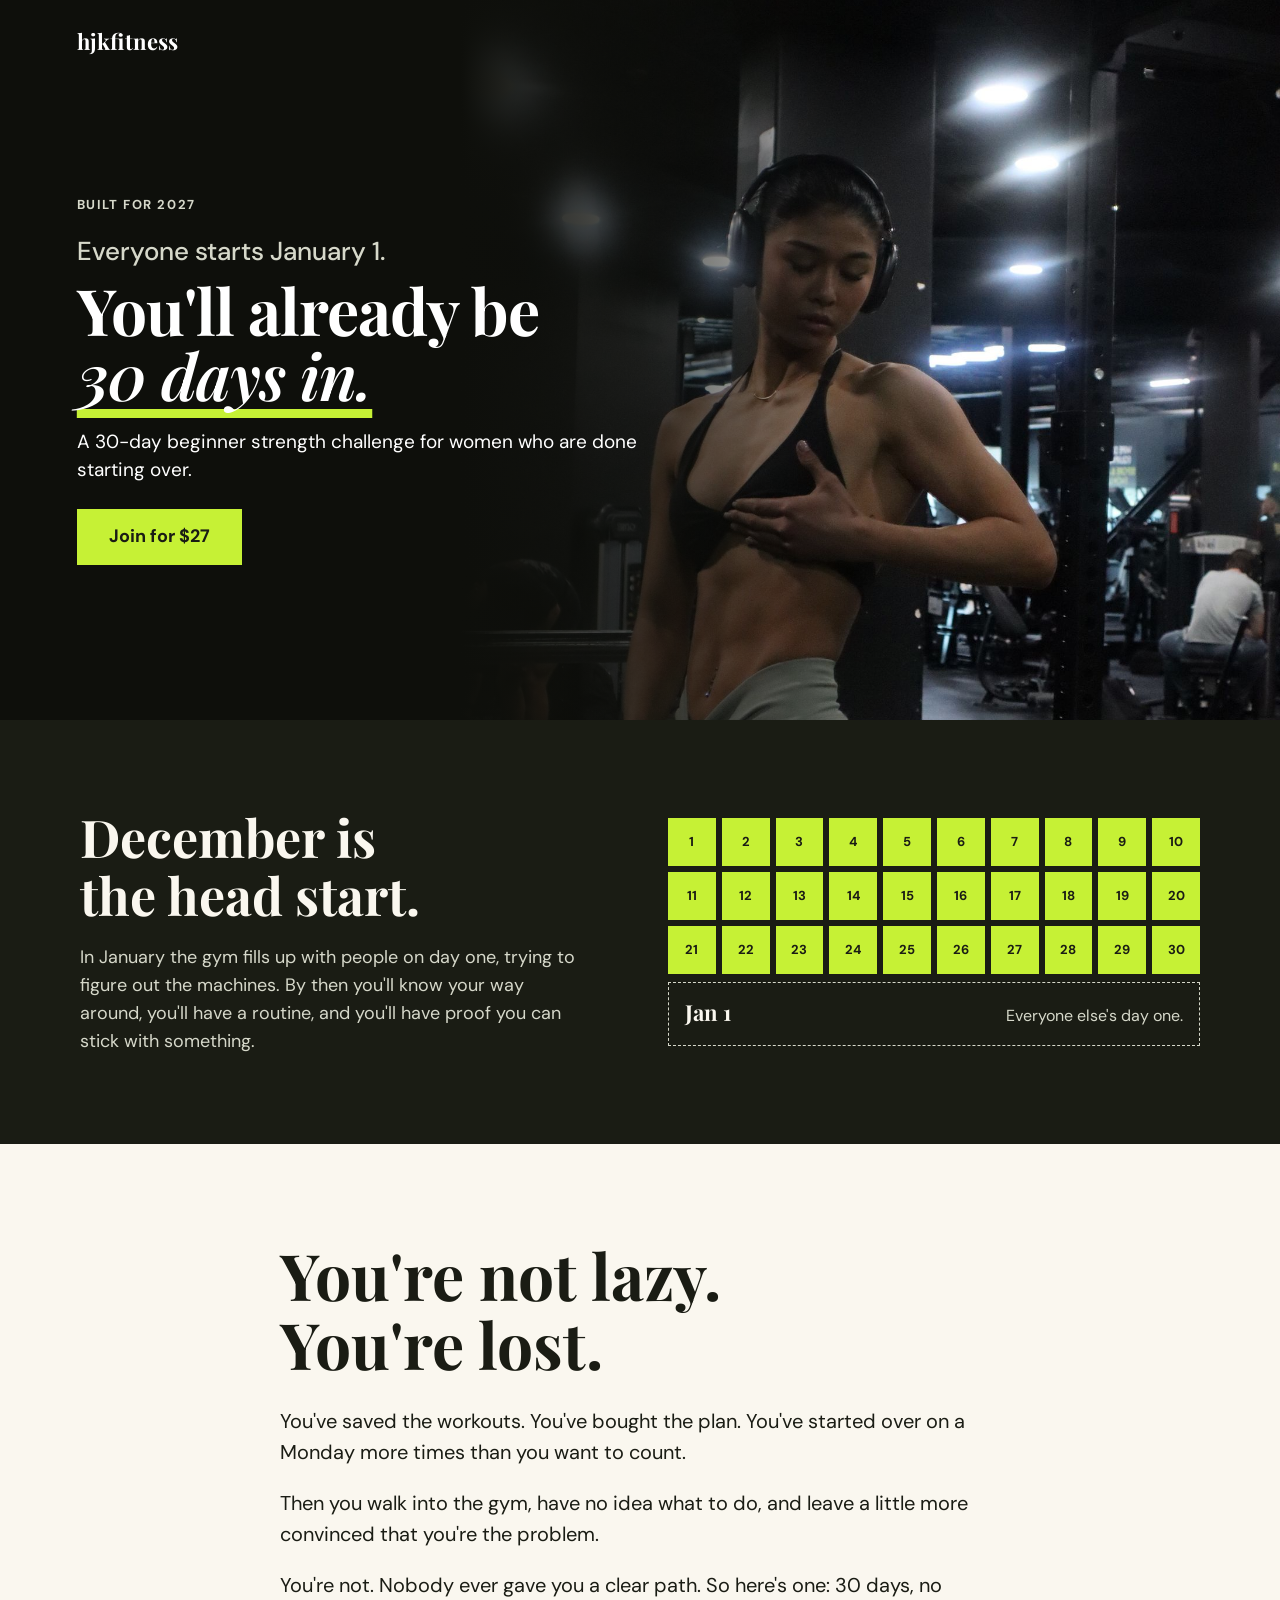
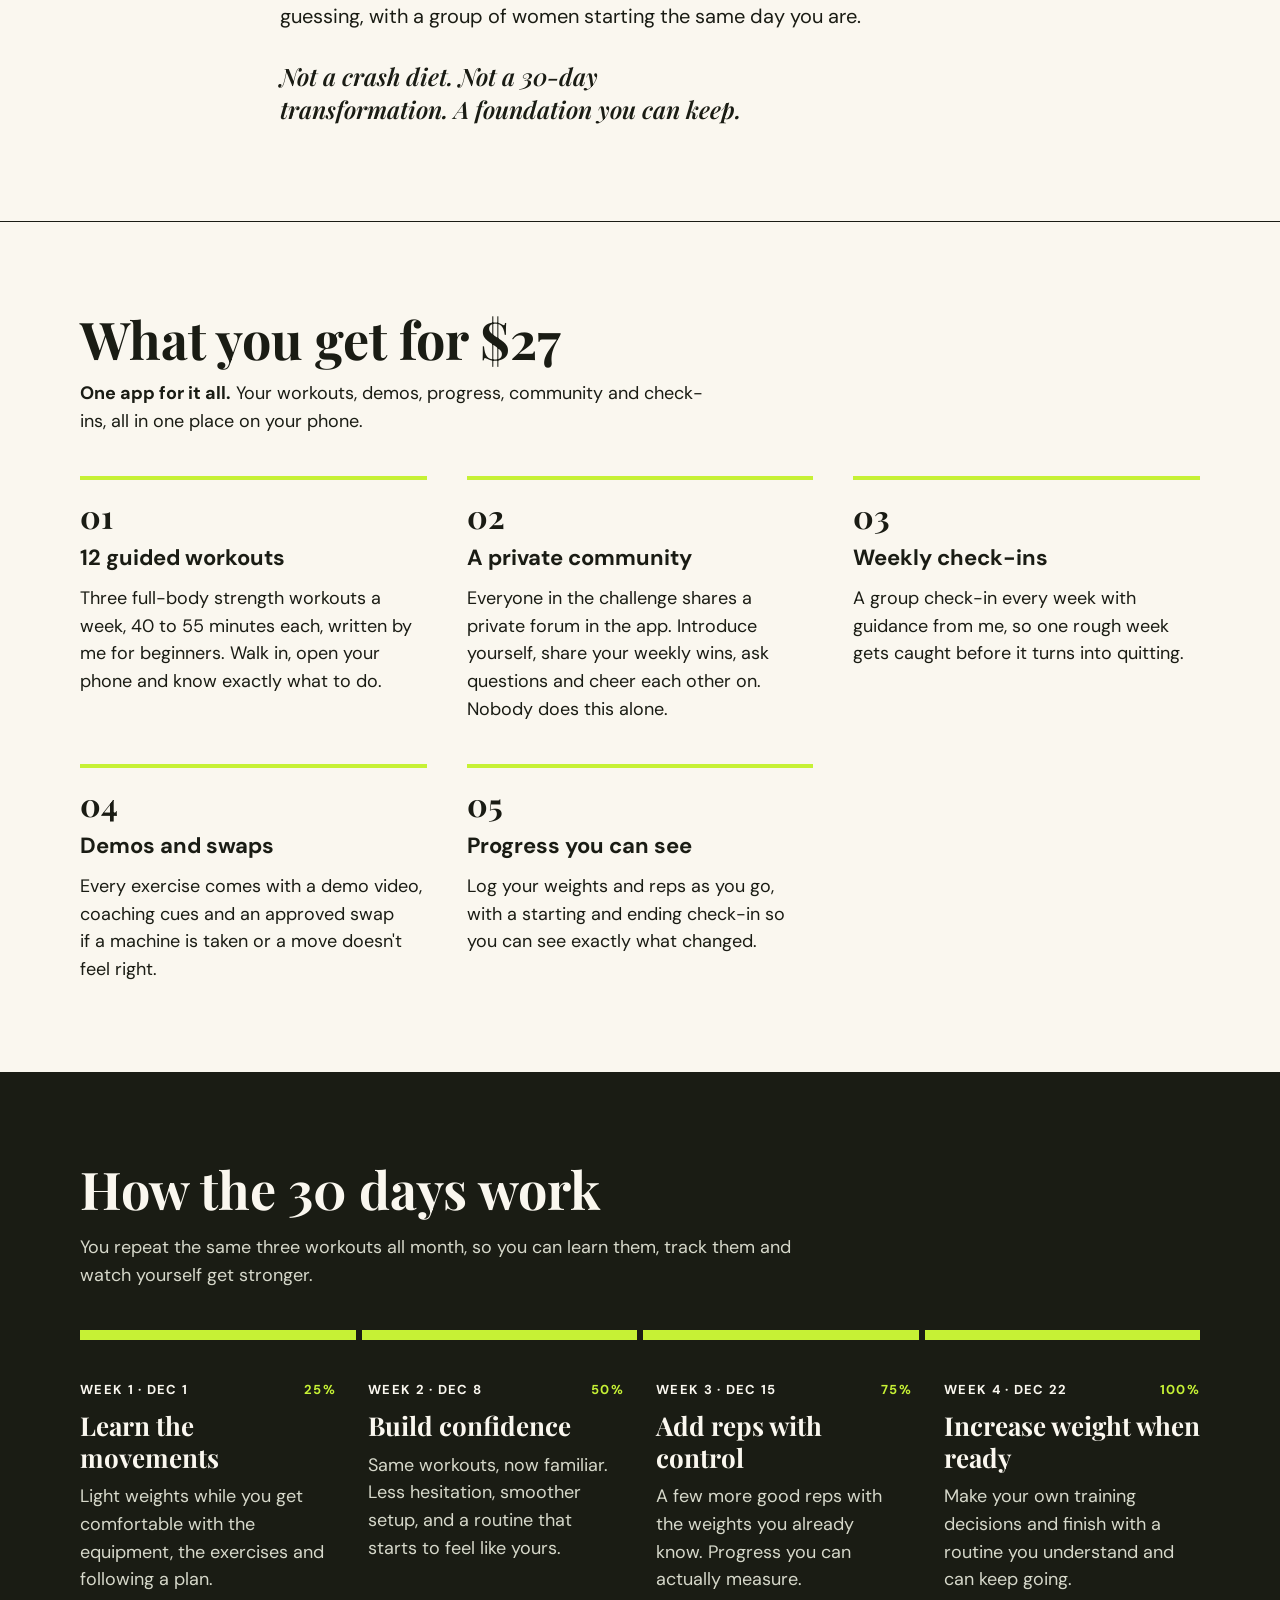
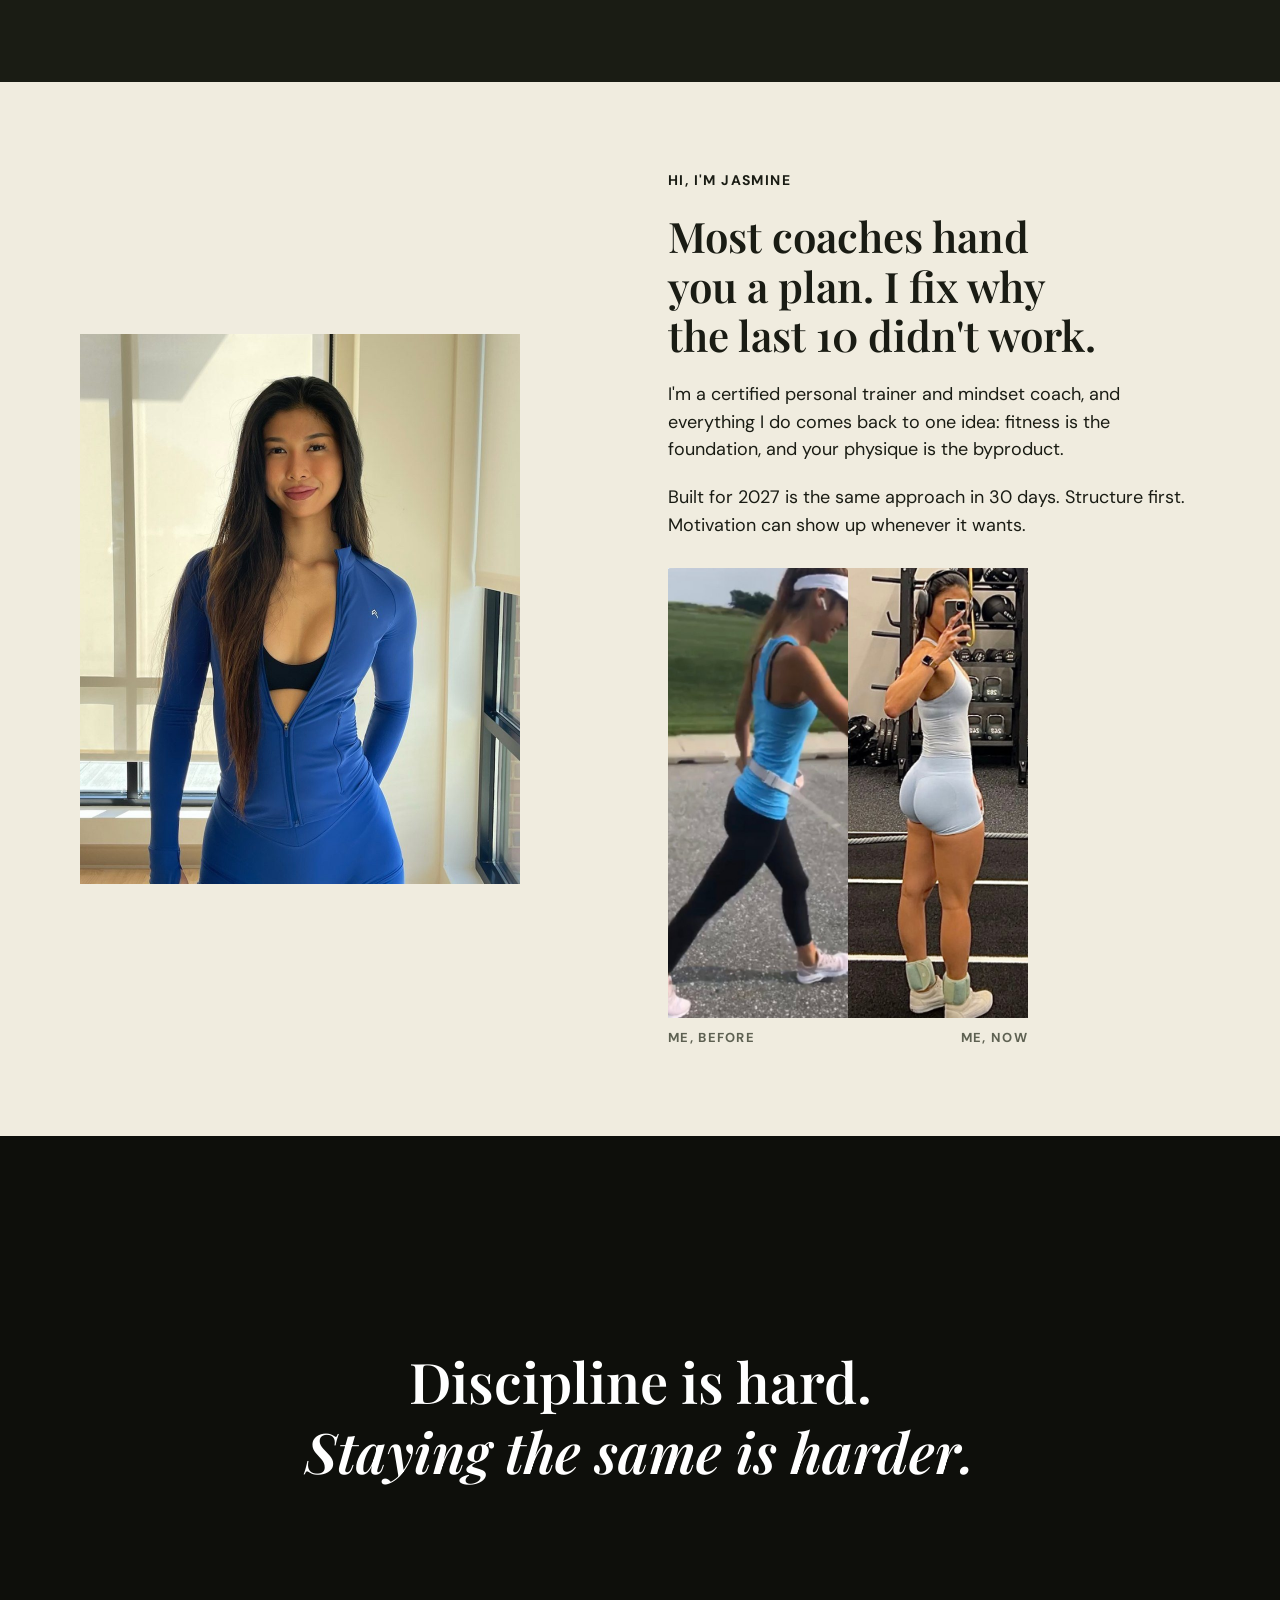
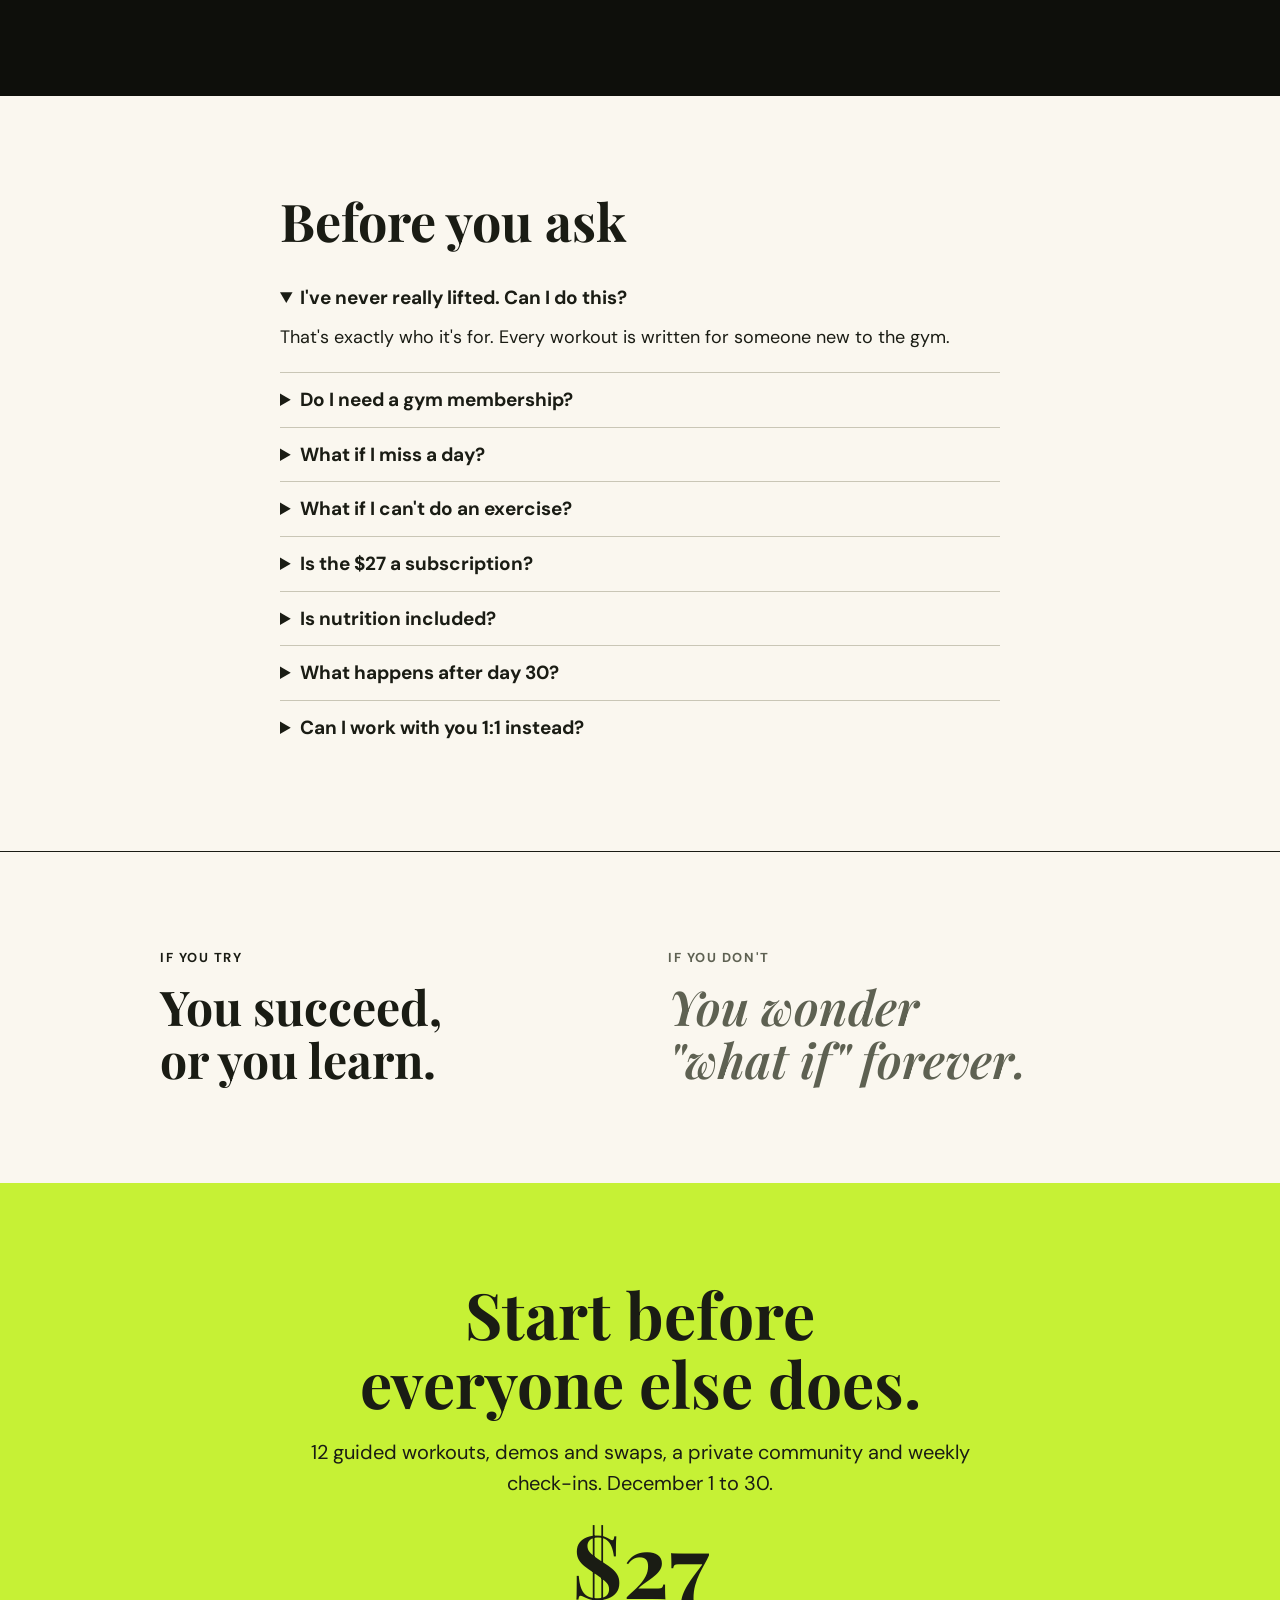
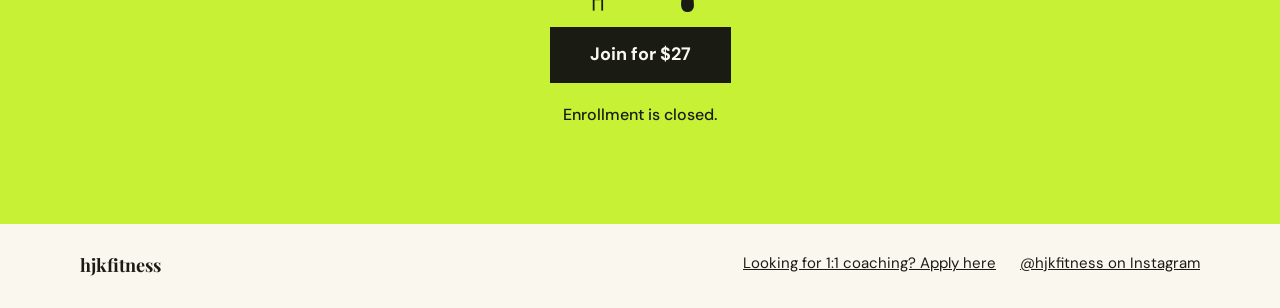
<file: 2027/index.html>
<!doctype html>
<html lang="en">
<head>
<meta charset="utf-8">
<meta name="viewport" content="width=device-width, initial-scale=1">
<title>Built for 2027 | HJKfitness</title>
<meta name="description" content="A 30-day beginner strength challenge for women who are done starting over. $27. December 1 to 30.">
<meta name="theme-color" content="#0E0F0B">
<meta property="og:type" content="website">
<meta property="og:title" content="Built for 2027 | A 30-day beginner strength challenge">
<meta property="og:description" content="Everyone starts January 1. You'll already be 30 days in. $27, December 1 to 30.">
<meta property="og:url" content="https://hjkfitness.com/2027">
<meta property="og:image" content="https://hjkfitness.com/2027/images/share.jpg">
<meta name="twitter:card" content="summary_large_image">
<link rel="preconnect" href="https://fonts.googleapis.com">
<link rel="preconnect" href="https://fonts.gstatic.com" crossorigin>
<link rel="stylesheet" href="https://fonts.googleapis.com/css2?family=DM+Sans:opsz,wght@9..40,400;9..40,500;9..40,700&family=Playfair+Display:ital,wght@0,600;0,700;1,600&display=swap">
<style>
:root{--cream:#FAF7EF;--ink:#1A1C14;--lime:#C6F135;--muted:#5E6152;--muted-light:#D6D8CA;--sand:#F0ECDF;--night:#0E0F0B;--track:#3A3D33;--line:#C9C6B6;--serif:'Playfair Display',Georgia,serif}
*{box-sizing:border-box}
[hidden]{display:none!important}
html{scroll-behavior:smooth}
body{margin:0;background:var(--cream);color:var(--ink);font-family:'DM Sans',system-ui,-apple-system,sans-serif;font-size:18px;line-height:1.55;-webkit-font-smoothing:antialiased}
img{display:block;max-width:100%;height:auto}
a{color:var(--ink)}
p{text-wrap:pretty}
.container{max-width:1160px;margin:0 auto;padding-left:20px;padding-right:20px}
.narrow{max-width:760px;margin:0 auto;padding-left:20px;padding-right:20px}
.pad{padding-top:clamp(56px,10vw,88px);padding-bottom:clamp(56px,10vw,88px)}
.pad-lg{padding-top:clamp(56px,10vw,96px);padding-bottom:clamp(56px,10vw,96px)}
.stack{display:flex;flex-direction:column;gap:20px}
.eyebrow{font-size:13px;font-weight:700;letter-spacing:.12em;text-transform:uppercase}
.h2{margin:0;font-family:var(--serif);font-weight:700;font-size:clamp(2.125rem,4.4vw,3.25rem);line-height:1.12;text-wrap:balance}
.h2-lg{font-size:clamp(2.5rem,5.4vw,4rem);line-height:1.08}
.btn{display:inline-flex;align-items:center;justify-content:center;min-height:56px;padding:0 32px;font-weight:700;font-size:18px;text-decoration:none;white-space:nowrap}
.btn-lime{background:var(--lime);color:var(--ink)}
.btn-ink{background:var(--ink);color:var(--cream)}
.btn:focus-visible,a:focus-visible,summary:focus-visible{outline:3px solid var(--lime);outline-offset:3px}

/* Countdown ticker */
.ticker{background:var(--lime);color:var(--ink);overflow:hidden;padding:10px 0;font-size:15px;font-weight:700;line-height:1.3;font-variant-numeric:tabular-nums}
.ticker-track{display:flex;width:max-content;animation:ticker 60s linear infinite}
.ticker-track span{flex:none;padding-right:72px;white-space:nowrap}
@keyframes ticker{to{transform:translateX(-50%)}}

/* Hero */
.hero{position:relative;min-height:720px;display:flex;flex-direction:column;justify-content:center;overflow:hidden;background:var(--night);color:#fff}
.hero-header{position:absolute;top:0;left:0;right:0;z-index:3;padding:24px clamp(20px,6vw,96px)}
.wordmark{font-family:var(--serif);font-weight:700;font-size:22px}
.hero-media{position:absolute;top:0;right:0;bottom:0;left:36%;z-index:0}
.hero-media img{position:absolute;left:0;top:0;width:100%;height:100%;object-fit:cover;object-position:center 30%}
.hero-media::after{content:"";position:absolute;inset:0;background:linear-gradient(to right,#0E0F0B 0%,rgba(14,15,11,.7) 22%,rgba(14,15,11,0) 55%)}
.hero-copy{position:relative;z-index:2;max-width:720px;padding:120px clamp(20px,6vw,96px) 80px;display:flex;flex-direction:column;align-items:flex-start;gap:20px}
.hero-copy .eyebrow{color:var(--muted-light)}
.hero h1{margin:0;display:flex;flex-direction:column;gap:8px;font-weight:700}
.hero .lead{font-weight:500;font-size:clamp(1.25rem,2.2vw,1.625rem);line-height:1.3;color:var(--muted-light)}
.hero .big{font-family:var(--serif);font-size:clamp(2.75rem,5vw,4.5rem);line-height:1.02;letter-spacing:-.015em}
.underline{display:block;font-style:italic;font-weight:600;text-decoration:underline;text-decoration-color:var(--lime);text-decoration-thickness:.14em;text-underline-offset:.12em;text-decoration-skip-ink:none}
.hero-sub{margin:0;max-width:30em;font-size:19px;line-height:1.5}
.hero .btn{margin-top:4px}
.hero-note{font-size:14px;line-height:1.4;color:var(--muted-light)}

/* December band */
.dark{background:var(--ink);color:var(--cream)}
.on-dark{color:var(--muted-light)}
.split{display:grid;grid-template-columns:repeat(auto-fit,minmax(min(420px,100%),1fr));gap:clamp(32px,5vw,56px);align-items:center}
.cal{display:grid;grid-template-columns:repeat(10,minmax(0,1fr));gap:6px}
.cal span{aspect-ratio:1;background:var(--lime);color:var(--ink);display:flex;align-items:center;justify-content:center;font-size:13px;font-weight:700}
.jan{margin-top:8px;min-height:64px;padding:12px 16px;border:1px dashed var(--muted-light);display:flex;flex-wrap:wrap;align-items:baseline;justify-content:space-between;gap:4px 16px}
.jan strong{font-family:var(--serif);font-size:22px}

/* Problem */
.problem p{margin:0;font-size:20px}
.problem .positioning{margin-top:8px;font-family:var(--serif);font-style:italic;font-weight:600;font-size:24px;line-height:1.35;text-wrap:balance}

/* What you get */
.rule-top{border-top:1px solid var(--ink)}
.intro{display:flex;flex-direction:column;gap:12px;max-width:640px}
.intro p{margin:0}
.cards{display:grid;grid-template-columns:repeat(auto-fit,minmax(min(300px,100%),1fr));gap:40px;margin-top:clamp(28px,4vw,40px)}
.card{display:flex;flex-direction:column;gap:12px;padding-top:20px;border-top:4px solid var(--lime)}
.card .num{font-family:var(--serif);font-weight:700;font-size:32px;line-height:1}
.card h3{margin:0;font-size:22px;line-height:1.3}
.card p{margin:0}
.dots{display:none}
.dot{width:8px;height:8px;border-radius:50%;background:var(--line)}
.dot.on{background:var(--ink)}

/* Roadmap */
.progress{display:grid;grid-template-columns:repeat(4,minmax(0,1fr));gap:6px;margin-top:clamp(28px,4vw,40px)}
.progress div{height:10px;background:var(--track);overflow:hidden}
.progress span{display:block;height:100%;background:var(--lime);animation:fill .7s ease-out both paused}
.progress.in span{animation-play-state:running}
.progress div:nth-child(1) span{animation-delay:.2s}
.progress div:nth-child(2) span{animation-delay:.9s}
.progress div:nth-child(3) span{animation-delay:1.6s}
.progress div:nth-child(4) span{animation-delay:2.3s}
@keyframes fill{from{width:0}to{width:100%}}
.weeks{display:grid;grid-template-columns:repeat(auto-fit,minmax(min(240px,100%),1fr));gap:32px;margin-top:clamp(28px,4vw,40px)}
.week{display:flex;flex-direction:column;gap:10px}
.week-label{display:flex;justify-content:space-between;gap:12px;font-size:13px;font-weight:700;letter-spacing:.1em;text-transform:uppercase}
.week-label b{color:var(--lime);font-variant-numeric:tabular-nums}
.week h3{margin:0;font-family:var(--serif);font-size:26px;line-height:1.2}
.week p{margin:0;color:var(--muted-light)}

/* Meet your coach */
.sand{background:var(--sand)}
.about{display:grid;grid-template-columns:repeat(auto-fit,minmax(min(360px,100%),1fr));gap:clamp(32px,5vw,56px);align-items:center}
.about-photo{width:100%;max-width:440px;aspect-ratio:4/5;object-fit:cover;object-position:center top}
.about-copy p{margin:0}
.about-copy .eyebrow{font-size:14px;letter-spacing:.1em}
.coach-quote{font-family:var(--serif);font-weight:600;font-size:clamp(1.875rem,3.6vw,2.625rem);line-height:1.18;text-wrap:balance}
.before-after{margin:8px 0 0;display:flex;flex-direction:column;gap:10px;max-width:360px}
.before-after img{width:100%;aspect-ratio:900/1125;object-fit:cover}
.before-after figcaption{display:flex;justify-content:space-between;gap:12px;font-size:13px;font-weight:700;letter-spacing:.1em;text-transform:uppercase;color:var(--muted)}

/* Quote band */
.quote-band{background:var(--night);color:#fff;text-align:center}
.quote-band .narrow{min-height:clamp(380px,46vw,560px);display:flex;flex-direction:column;justify-content:center;gap:6px;padding-top:56px;padding-bottom:56px}
.quote-band p{margin:0;font-family:var(--serif);font-weight:600;font-size:clamp(2rem,4.6vw,3.5rem);line-height:1.15}

/* FAQ */
.faq details{border-bottom:1px solid var(--line)}
.faq details:last-child{border-bottom:0}
.faq summary{min-height:44px;padding:14px 0;font-size:19px;font-weight:700;line-height:1.35;cursor:pointer}
.faq details p{margin:0 0 20px}
.faq details p.tight{margin-bottom:12px}
.link-lime{display:inline-flex;align-items:center;min-height:44px;margin-bottom:16px;font-weight:700;text-decoration:underline;text-decoration-color:var(--lime);text-decoration-thickness:3px;text-underline-offset:4px}

/* Try / don't */
.try{max-width:1000px;display:grid;grid-template-columns:repeat(auto-fit,minmax(min(300px,100%),1fr));gap:40px 56px}
.try p{margin:0;font-family:var(--serif);font-weight:700;font-size:clamp(2rem,4vw,3rem);line-height:1.12;text-wrap:balance}
.try .dont{color:var(--muted)}
.try .dont p{font-style:italic;font-weight:600}

/* Sticky bar (phones) */
.sticky{display:none}

/* Join */
.join{background:var(--lime);color:var(--ink);text-align:center}
.join .narrow{display:flex;flex-direction:column;align-items:center;gap:20px}
.join p{margin:0;font-size:20px}
.price{font-family:var(--serif);font-weight:700;font-size:88px;line-height:1}
.countdown{display:flex;flex-direction:column;align-items:center;gap:8px}
.countdown .eyebrow{font-size:14px;letter-spacing:.1em}
.units{display:flex;justify-content:center;gap:8px}
.unit{width:68px;padding:10px 0 8px;background:var(--ink);color:var(--cream);display:flex;flex-direction:column;align-items:center;gap:2px}
.unit b{font-size:28px;line-height:1;font-variant-numeric:tabular-nums}
.unit small{font-size:12px;font-weight:500;line-height:1.3}
.join-note{max-width:30em;font-size:16px;font-weight:500}
.join .btn{padding:0 40px}

/* Footer */
.footer{display:flex;flex-wrap:wrap;justify-content:space-between;gap:8px 24px;padding-top:28px;padding-bottom:28px;font-size:15px}
.footer .wordmark{font-size:18px}
.footer-links{display:flex;flex-wrap:wrap;gap:8px 24px}

@media (max-width:720px){
  .hero{min-height:760px;justify-content:flex-end}
  .hero-media{left:0}
  .hero-media img{top:-22%;height:122%;object-position:8% 30%}
  .hero-media::after{background:linear-gradient(to top,rgba(10,11,8,.94) 0%,rgba(10,11,8,.75) 38%,rgba(10,11,8,0) 62%)}
  .hero-copy{max-width:none;padding:96px 20px 32px}
  .hero .big{font-size:2.5rem}
  .hero-sub{font-size:17px}
  .hero .btn,.join .btn{width:100%}
  .about-photo{max-width:280px}
  .before-after{max-width:none}
  .cards{display:flex;gap:12px;overflow-x:auto;scroll-snap-type:x mandatory;scrollbar-width:none;margin-left:-20px;margin-right:-20px;padding:0 20px 4px;scroll-padding-left:20px}
  .cards::-webkit-scrollbar{display:none}
  .card{flex:0 0 82%;scroll-snap-align:start;padding:20px;background:var(--sand)}
  .dots{display:flex;justify-content:space-between;align-items:center;gap:16px;margin-top:20px}
  .dots .row{display:flex;gap:8px}
  .dots .hint{font-size:14px;font-weight:500;color:var(--muted)}
  .sticky{display:flex;position:sticky;bottom:0;z-index:10;padding:10px 16px calc(10px + env(safe-area-inset-bottom));background:var(--ink);color:var(--cream);align-items:center;justify-content:space-between;gap:12px}
  .sticky-text{font-size:15px;line-height:1.3}
  .sticky .btn{flex:none;min-height:48px;padding:0 20px;font-size:16px}
}
@media (prefers-reduced-motion:reduce){
  html{scroll-behavior:auto}
  .ticker-track,.progress span{animation:none!important}
}
</style>
</head>
<body>

<div>
  <div class="ticker" role="timer" aria-label="Countdown to enrollment">
    <div class="ticker-track" aria-hidden="true">
      <span class="tick">Limited spots · Enrollment opens soon</span><span class="tick">Limited spots · Enrollment opens soon</span><span class="tick">Limited spots · Enrollment opens soon</span><span class="tick">Limited spots · Enrollment opens soon</span><span class="tick">Limited spots · Enrollment opens soon</span><span class="tick">Limited spots · Enrollment opens soon</span><span class="tick">Limited spots · Enrollment opens soon</span><span class="tick">Limited spots · Enrollment opens soon</span><span class="tick">Limited spots · Enrollment opens soon</span><span class="tick">Limited spots · Enrollment opens soon</span><span class="tick">Limited spots · Enrollment opens soon</span><span class="tick">Limited spots · Enrollment opens soon</span>
    </div>
  </div>

  <section class="hero">
    <header class="hero-header"><div class="wordmark">hjkfitness</div></header>
    <div class="hero-copy">
      <div class="eyebrow">Built for 2027</div>
      <h1>
        <span class="lead">Everyone starts January 1.</span>
        <span class="big">You'll already be <span class="underline">30 days in.</span></span>
      </h1>
      <p class="hero-sub">A 30-day beginner strength challenge for women who are done starting over.</p>
      <a class="btn btn-lime cta" href="https://www.instagram.com/hjkfitness" data-pre="Doors open Tue, Nov 24" data-open="Join for $27">Doors open Tue, Nov 24</a>
      <div class="hero-note pre-only">Follow @hjkfitness so you're first to know.</div>
    </div>
    <div class="hero-media"><img src="/2027/images/hero.jpg" alt="Jasmine in the gym, wearing headphones" width="1400" height="2100" fetchpriority="high"></div>
  </section>

  <section class="dark">
    <div class="container pad split">
      <div class="stack">
        <h2 class="h2">December is the head start.</h2>
        <p class="on-dark" style="margin:0;max-width:28em">In January the gym fills up with people on day one, trying to figure out the machines. By then you'll know your way around, you'll have a routine, and you'll have proof you can stick with something.</p>
      </div>
      <div>
        <div class="cal" role="img" aria-label="Thirty day calendar for December, with January 1 marked as everyone else's day one"><span>1</span><span>2</span><span>3</span><span>4</span><span>5</span><span>6</span><span>7</span><span>8</span><span>9</span><span>10</span><span>11</span><span>12</span><span>13</span><span>14</span><span>15</span><span>16</span><span>17</span><span>18</span><span>19</span><span>20</span><span>21</span><span>22</span><span>23</span><span>24</span><span>25</span><span>26</span><span>27</span><span>28</span><span>29</span><span>30</span></div>
        <div class="jan"><strong>Jan 1</strong><span class="on-dark" style="font-size:16px">Everyone else's day one.</span></div>
      </div>
    </div>
  </section>

  <section class="narrow pad-lg stack problem">
    <h2 class="h2 h2-lg" style="margin-bottom:8px">You're not lazy. You're lost.</h2>
    <p>You've saved the workouts. You've bought the plan. You've started over on a Monday more times than you want to count.</p>
    <p>Then you walk into the gym, have no idea what to do, and leave a little more convinced that you're the problem.</p>
    <p>You're not. Nobody ever gave you a clear path. So here's one: 30 days, no guessing, with a group of women starting the same day you are.</p>
    <p class="positioning">Not a crash diet. Not a 30-day transformation. A foundation you can keep.</p>
  </section>

  <section class="rule-top">
    <div class="container pad">
      <div class="intro">
        <h2 class="h2">What you get for $27</h2>
        <p><strong>One app for it all.</strong> Your workouts, demos, progress, community and check-ins, all in one place on your phone.</p>
      </div>
      <div class="cards" id="cards">
        <div class="card"><div class="num">01</div><h3>12 guided workouts</h3><p>Three full-body strength workouts a week, 40 to 55 minutes each, written by me for beginners. Walk in, open your phone and know exactly what to do.</p></div>
        <div class="card"><div class="num">02</div><h3>A private community</h3><p>Everyone in the challenge shares a private forum in the app. Introduce yourself, share your weekly wins, ask questions and cheer each other on. Nobody does this alone.</p></div>
        <div class="card"><div class="num">03</div><h3>Weekly check-ins</h3><p>A group check-in every week with guidance from me, so one rough week gets caught before it turns into quitting.</p></div>
        <div class="card"><div class="num">04</div><h3>Demos and swaps</h3><p>Every exercise comes with a demo video, coaching cues and an approved swap if a machine is taken or a move doesn't feel right.</p></div>
        <div class="card"><div class="num">05</div><h3>Progress you can see</h3><p>Log your weights and reps as you go, with a starting and ending check-in so you can see exactly what changed.</p></div>
      </div>
      <div class="dots" aria-hidden="true">
        <div class="row"><span class="dot on"></span><span class="dot"></span><span class="dot"></span><span class="dot"></span><span class="dot"></span></div>
        <span class="hint">Swipe →</span>
      </div>
    </div>
  </section>

  <section class="dark">
    <div class="container pad">
      <div class="stack" style="gap:16px;max-width:720px">
        <h2 class="h2">How the 30 days work</h2>
        <p class="on-dark" style="margin:0">You repeat the same three workouts all month, so you can learn them, track them and watch yourself get stronger.</p>
      </div>
      <div class="progress" id="progress" role="img" aria-label="Progress bar showing the four weeks of the challenge"><div><span></span></div><div><span></span></div><div><span></span></div><div><span></span></div></div>
      <div class="weeks">
        <div class="week"><div class="week-label"><span>Week 1 · Dec 1</span><b>25%</b></div><h3>Learn the movements</h3><p>Light weights while you get comfortable with the equipment, the exercises and following a plan.</p></div>
        <div class="week"><div class="week-label"><span>Week 2 · Dec 8</span><b>50%</b></div><h3>Build confidence</h3><p>Same workouts, now familiar. Less hesitation, smoother setup, and a routine that starts to feel like yours.</p></div>
        <div class="week"><div class="week-label"><span>Week 3 · Dec 15</span><b>75%</b></div><h3>Add reps with control</h3><p>A few more good reps with the weights you already know. Progress you can actually measure.</p></div>
        <div class="week"><div class="week-label"><span>Week 4 · Dec 22</span><b>100%</b></div><h3>Increase weight when ready</h3><p>Make your own training decisions and finish with a routine you understand and can keep going.</p></div>
      </div>
    </div>
  </section>

  <section class="sand">
    <div class="container pad about">
      <img class="about-photo" src="/2027/images/coach.jpg" alt="Jasmine smiling, in a blue training set" width="880" height="1100" loading="lazy">
      <div class="stack about-copy">
        <div class="eyebrow">Hi, I'm Jasmine</div>
        <p class="coach-quote">Most coaches hand you a plan. I fix why the last 10 didn't work.</p>
        <p>I'm a certified personal trainer and mindset coach, and everything I do comes back to one idea: fitness is the foundation, and your physique is the byproduct.</p>
        <p>Built for 2027 is the same approach in 30 days. Structure first. Motivation can show up whenever it wants.</p>
        <figure class="before-after">
          <img src="/2027/images/before-after.jpg" alt="Jasmine before strength training, walking in a blue tank top, and now, in the gym" width="900" height="1125" loading="lazy">
          <figcaption><span>Me, before</span><span>Me, now</span></figcaption>
        </figure>
      </div>
    </div>
  </section>

  <section class="quote-band">
    <div class="narrow">
      <p>Discipline is hard.</p>
      <p style="font-style:italic">Staying the same is harder.</p>
    </div>
  </section>

  <section class="narrow pad-lg stack faq">
    <h2 class="h2">Before you ask</h2>
    <div>
      <details open><summary>I've never really lifted. Can I do this?</summary><p>That's exactly who it's for. Every workout is written for someone new to the gym.</p></details>
      <details><summary>Do I need a gym membership?</summary><p>Yes. The workouts use common gym equipment like the leg press, cable machines, Smith machine and dumbbells, so have a membership lined up by December 1.</p></details>
      <details><summary>What if I miss a day?</summary><p>You pick it back up the next day. Missing a day doesn't end anything. Stopping does, and that's what the group and the check-ins are there for.</p></details>
      <details><summary>What if I can't do an exercise?</summary><p>Every exercise has an approved swap, so you're never stuck if a machine is taken or a move doesn't feel right. If something causes sharp or unusual pain, stop and message me.</p></details>
      <details><summary>Is the $27 a subscription?</summary><p>No. One payment, 30 days.</p></details>
      <details><summary>Is nutrition included?</summary><p>No, and that's on purpose. This challenge is focused on helping you build a consistent training routine. Personalized nutrition support is part of 1:1 coaching.</p></details>
      <details><summary>What happens after day 30?</summary><p>You keep the routine you built, and every participant gets a free 2027 strategy call with me to map out what's next.</p></details>
      <details><summary>Can I work with you 1:1 instead?</summary><p class="tight">Yes. If you already know you want a plan built around you, with personalized training, nutrition and weekly check-ins, you can apply for 1:1 coaching.</p><a class="link-lime" href="https://hjkfitness.com/#apply">Apply for 1:1 coaching</a></details>
    </div>
  </section>

  <section class="rule-top">
    <div class="container pad-lg try">
      <div class="stack" style="gap:12px"><div class="eyebrow">If you try</div><p>You succeed, or you learn.</p></div>
      <div class="stack dont" style="gap:12px"><div class="eyebrow">If you don't</div><p>You wonder "what if" forever.</p></div>
    </div>
  </section>

  <div class="sticky">
    <div class="sticky-text"><strong>$27</strong><span id="sticky-text"> for 30 days. Opens Nov 24.</span></div>
    <a class="btn btn-lime cta" href="https://www.instagram.com/hjkfitness" data-pre="Follow" data-open="Join now">Follow</a>
  </div>
</div>

<section class="join" id="join">
  <div class="narrow pad-lg">
    <h2 class="h2 h2-lg">Start before everyone else does.</h2>
    <p>12 guided workouts, demos and swaps, a private community and weekly check-ins. December 1 to 30.</p>
    <div class="price">$27</div>
    <div class="countdown" id="countdown">
      <div class="eyebrow" id="cd-label">Enrollment opens in</div>
      <div class="units" role="timer" aria-label="Countdown to enrollment">
        <div class="unit"><b id="cd-d">0</b><small>days</small></div>
        <div class="unit"><b id="cd-h">00</b><small>hours</small></div>
        <div class="unit"><b id="cd-m">00</b><small>mins</small></div>
        <div class="unit"><b id="cd-s">00</b><small>secs</small></div>
      </div>
    </div>
    <a class="btn btn-ink cta" href="https://www.instagram.com/hjkfitness" data-pre="Doors open Tue, Nov 24" data-open="Join for $27">Doors open Tue, Nov 24</a>
    <div class="join-note" id="join-note">Follow @hjkfitness so you're first to know when doors open. Spots are limited.</div>
  </div>
</section>

<footer class="container footer">
  <div class="wordmark">hjkfitness</div>
  <div class="footer-links">
    <a href="https://hjkfitness.com/#apply">Looking for 1:1 coaching? Apply here</a>
    <a href="https://www.instagram.com/hjkfitness">@hjkfitness on Instagram</a>
  </div>
</footer>

<script>
/* ===== Settings: change these if dates or links change ===== */
var CONFIG = {
  opensAt: '2026-11-24T14:00:00-05:00',   // Tuesday, Nov 24, 2:00 p.m. Eastern
  closesAt: '2026-11-29T23:59:00-05:00',  // Sunday, Nov 29, 11:59 p.m. Eastern
  checkoutUrl: 'https://coach.everfit.io/package/BM064069', // Everfit package checkout
  followUrl: 'https://www.instagram.com/hjkfitness'
};
/* ========================================================== */

(function () {
  var opensAt = Date.parse(CONFIG.opensAt);
  var closesAt = Date.parse(CONFIG.closesAt);
  var pad = function (n) { return String(n).padStart(2, '0'); };
  var ctas = document.querySelectorAll('.cta');
  var ticks = document.querySelectorAll('.tick');
  var stickyText = document.getElementById('sticky-text');
  var countdown = document.getElementById('countdown');
  var cdLabel = document.getElementById('cd-label');
  var joinNote = document.getElementById('join-note');
  var preOnly = document.querySelectorAll('.pre-only');
  var ticker = document.querySelector('.ticker');
  var units = { d: document.getElementById('cd-d'), h: document.getElementById('cd-h'), m: document.getElementById('cd-m'), s: document.getElementById('cd-s') };

  function update() {
    var now = Date.now();
    var pre = now < opensAt;
    var closed = now >= closesAt;
    var left = Math.max(0, Math.floor(((pre ? opensAt : closesAt) - now) / 1000));
    var d = Math.floor(left / 86400), h = Math.floor(left / 3600) % 24, m = Math.floor(left / 60) % 60, s = left % 60;

    var line = 'Limited spots · Enrollment ' + (pre ? 'opens' : 'closes') + ' in ' + d + 'd ' + pad(h) + 'h ' + pad(m) + 'm ' + pad(s) + 's';
    ticks.forEach(function (t) { t.textContent = line; });
    ticker.hidden = closed;

    units.d.textContent = d; units.h.textContent = pad(h); units.m.textContent = pad(m); units.s.textContent = pad(s);
    countdown.hidden = closed;
    cdLabel.textContent = pre ? 'Enrollment opens in' : 'Enrollment closes in';

    stickyText.textContent = pre ? ' for 30 days. Opens in ' + d + 'd ' + h + 'h' : (closed ? ' for 30 days. Enrollment closed.' : ' for 30 days. Closes in ' + d + 'd ' + h + 'h');
    joinNote.textContent = pre
      ? 'Follow @hjkfitness so you’re first to know when doors open. Spots are limited.'
      : (closed ? 'Enrollment is closed.' : 'Spots are limited. Enrollment closes Sunday, November 29 at 11:59 p.m. ET.');
    preOnly.forEach(function (el) { el.hidden = !pre; });

    var href = pre ? CONFIG.followUrl : (CONFIG.checkoutUrl || '#join');
    ctas.forEach(function (a) {
      a.textContent = pre ? a.dataset.pre : a.dataset.open;
      a.href = href;
      if (pre) { a.target = '_blank'; a.rel = 'noopener'; } else { a.removeAttribute('target'); a.removeAttribute('rel'); }
    });
  }
  update();
  setInterval(update, 1000);

  // Swipe dots for the "What you get" cards on phones
  var cards = document.getElementById('cards');
  var dots = document.querySelectorAll('.dot');
  cards.addEventListener('scroll', function () {
    var first = cards.firstElementChild;
    var i = Math.min(dots.length - 1, Math.max(0, Math.round(cards.scrollLeft / (first.offsetWidth + 12))));
    dots.forEach(function (dot, j) { dot.classList.toggle('on', j === i); });
  }, { passive: true });

  // Fill the roadmap bar when it scrolls into view
  var progress = document.getElementById('progress');
  if ('IntersectionObserver' in window) {
    new IntersectionObserver(function (entries, obs) {
      entries.forEach(function (e) { if (e.isIntersecting) { progress.classList.add('in'); obs.disconnect(); } });
    }, { threshold: 0.4 }).observe(progress);
  } else {
    progress.classList.add('in');
  }
})();
</script>
</body>
</html>
</file>
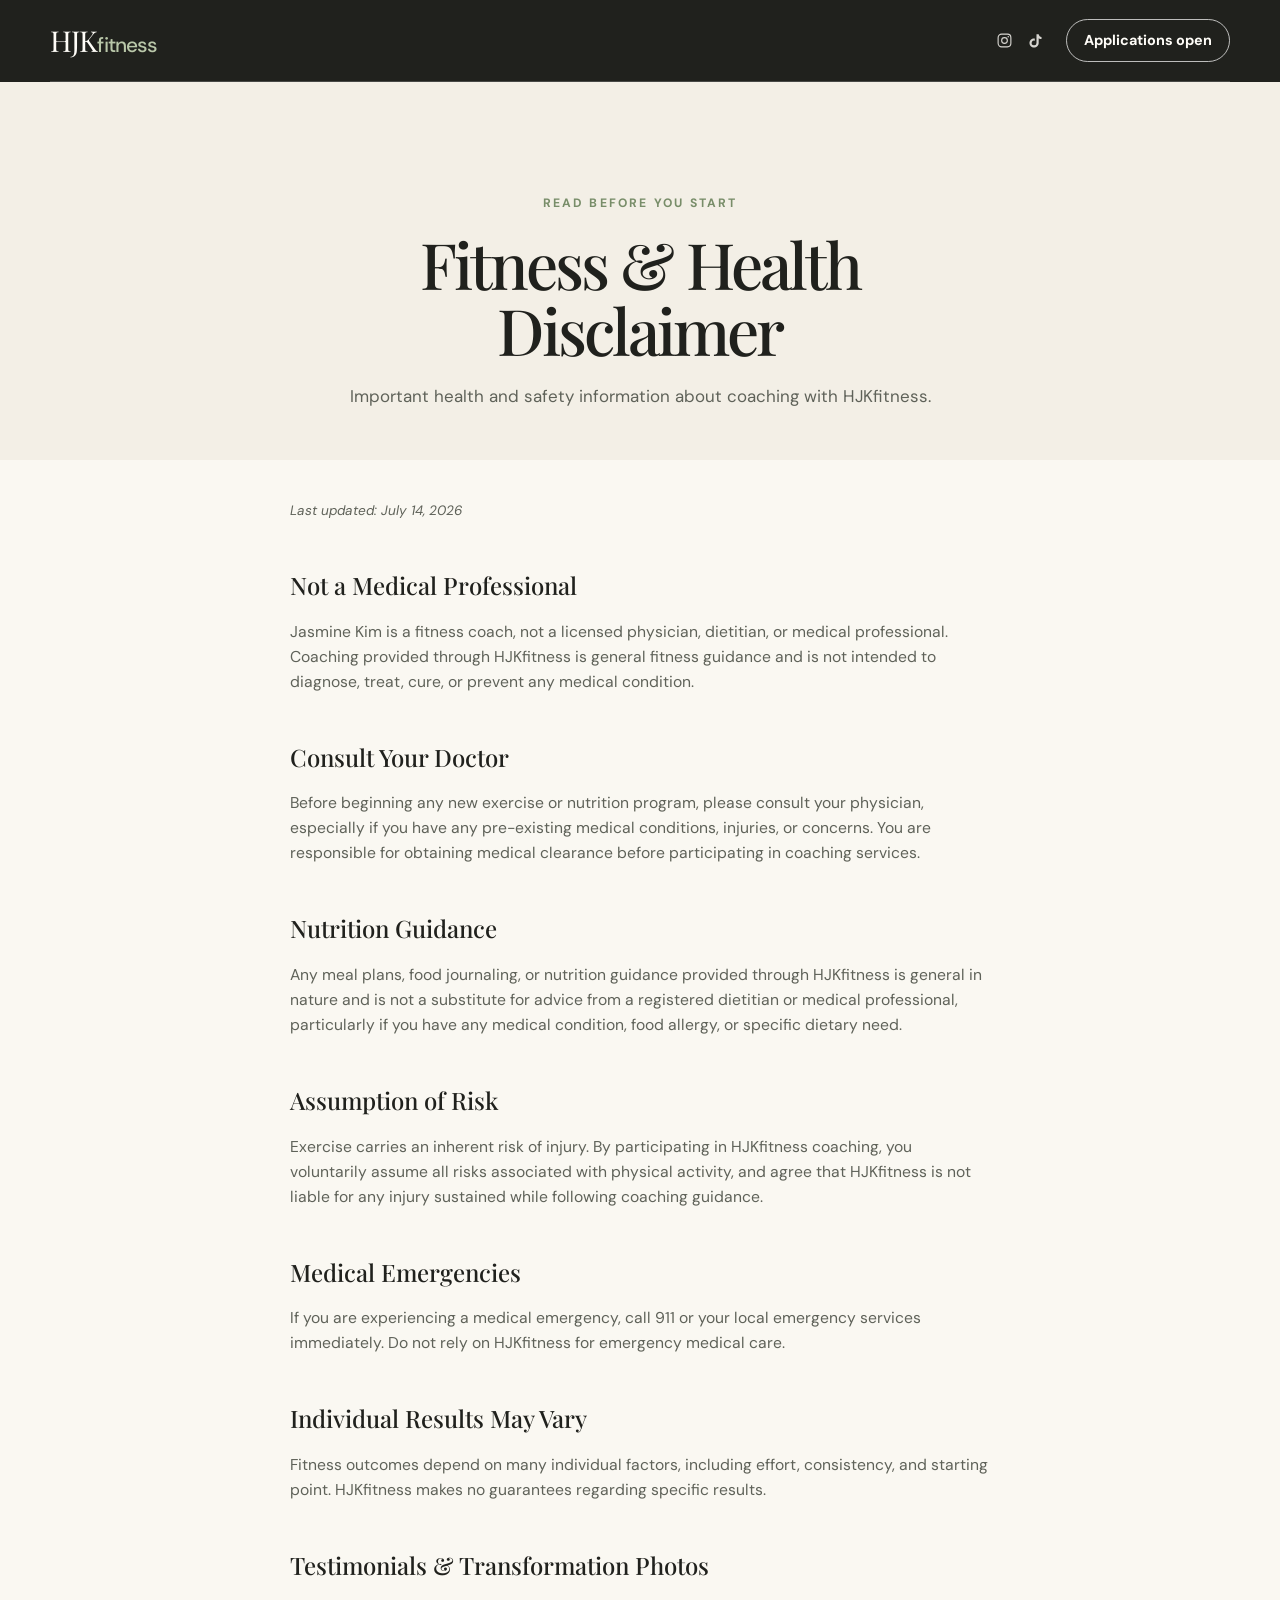
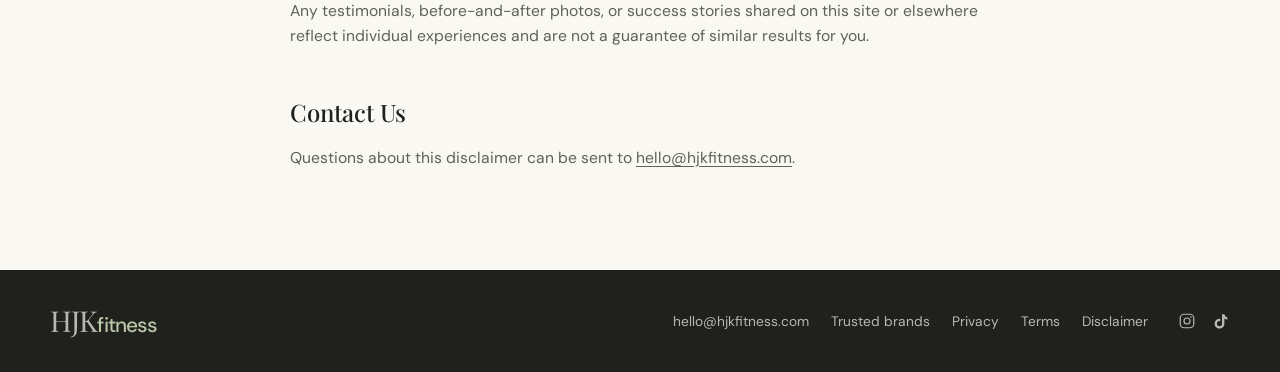
<file: disclaimer.html>
<!doctype html>
<html lang="en">
<head>
  <meta charset="utf-8">
  <meta name="viewport" content="width=device-width, initial-scale=1, viewport-fit=cover">
  <title>Fitness &amp; Health Disclaimer | HJKfitness</title>
  <meta name="description" content="Important health and safety information about coaching with HJKfitness.">
  <meta name="theme-color" content="#20211d">
  <link rel="preconnect" href="https://fonts.googleapis.com">
  <link rel="preconnect" href="https://fonts.gstatic.com" crossorigin>
  <link href="https://fonts.googleapis.com/css2?family=DM+Sans:wght@400;500;600;700&family=Playfair+Display:ital,wght@0,500;0,600;1,500&family=Caveat:wght@500;600;700&display=swap" rel="stylesheet">
  <link rel="icon" type="image/svg+xml" href="data:image/svg+xml,%3Csvg xmlns='http://www.w3.org/2000/svg' viewBox='0 0 64 64'%3E%3Crect width='64' height='64' rx='14' fill='%2320211d'/%3E%3Cpath d='M17 16v32M47 16v32M17 32h30' stroke='%23b9c7a9' stroke-width='5' stroke-linecap='round'/%3E%3C/svg%3E">
  <style>
    :root {
      --ink: #20211d;
      --ink-soft: #5f6259;
      --cream: #f3efe6;
      --paper: #faf8f2;
      --sage: #b9c7a9;
      --sage-deep: #788d69;
      --line: #dcd7ca;
      --white: #fffdf8;
      --serif: "Playfair Display", Georgia, serif;
      --sans: "DM Sans", system-ui, sans-serif;
    }

    * { box-sizing: border-box; }
    html { scroll-behavior: smooth; }
    body {
      margin: 0;
      color: var(--ink);
      background: var(--cream);
      font-family: var(--sans);
      font-size: 16px;
      line-height: 1.6;
      text-rendering: optimizeLegibility;
    }
    img { display: block; max-width: 100%; }
    a { color: inherit; text-decoration: none; }
    button, a { -webkit-tap-highlight-color: transparent; }
    .wrap { width: min(1180px, calc(100% - 40px)); margin: 0 auto; }
    .eyebrow {
      margin: 0 0 18px;
      font-size: .76rem;
      font-weight: 700;
      letter-spacing: .18em;
      text-transform: uppercase;
    }
    .eyebrow.sage { color: var(--sage-deep); }
    .button {
      display: inline-flex;
      min-height: 52px;
      align-items: center;
      justify-content: center;
      padding: 0 26px;
      border: 1px solid var(--sage);
      border-radius: 999px;
      background: var(--sage);
      color: var(--ink);
      font-weight: 700;
      transition: transform .2s ease, background .2s ease, color .2s ease;
    }
    .button:hover { transform: translateY(-2px); background: var(--white); }
    .button.dark { background: var(--ink); color: var(--white); border-color: var(--ink); }
    .button.dark:hover { background: var(--sage); color: var(--ink); border-color: var(--sage); }

    header { background: var(--ink); color: var(--white); position: relative; z-index: 5; }
    .nav {
      min-height: 82px;
      display: flex;
      align-items: center;
      justify-content: space-between;
      gap: 30px;
      border-bottom: 1px solid rgba(255,255,255,.18);
    }
    .brand {
      font-family: var(--serif);
      font-size: 1.8rem;
      line-height: 1;
      letter-spacing: -.03em;
    }
    .brand span { color: var(--sage); font-family: var(--sans); font-size: .72em; font-weight: 500; }
    nav { display: flex; gap: 22px; align-items: center; font-size: .9rem; }
    .nav-social { display: flex; align-items: center; gap: 14px; }
    .nav-social a { display: inline-flex; opacity: .82; transition: opacity .15s ease; }
    .nav-social a:hover { opacity: 1; }
    .nav-social svg { width: 17px; height: 17px; display: block; }
    .mini-cta {
      border: 1px solid rgba(255,255,255,.7);
      border-radius: 999px;
      padding: 9px 17px;
      font-weight: 700;
      white-space: nowrap;
    }

    section { padding: 112px 0; }
    .section-heading {
      max-width: 780px;
      margin: 0;
      font-family: var(--serif);
      font-size: clamp(2.7rem, 5vw, 5rem);
      line-height: 1.03;
      font-weight: 500;
      letter-spacing: -.045em;
    }
    .section-intro { max-width: 620px; color: var(--ink-soft); font-size: 1.06rem; }

    .page-hero { text-align: center; padding-bottom: 50px; }
    .page-hero .wrap { max-width: 720px; }
    .page-hero .section-heading { margin: 0 auto 20px; }
    .page-hero .section-intro { margin: 0 auto; }

    .legal-section { background: var(--paper); padding-top: 40px; padding-bottom: 100px; }
    .legal-body { max-width: 700px; margin: 0 auto; }
    .legal-body .updated { color: var(--ink-soft); font-size: .85rem; font-style: italic; margin: 0 0 44px; }
    .legal-body h2 { font-family: var(--serif); font-size: 1.5rem; font-weight: 500; margin: 44px 0 14px; }
    .legal-body h2:first-of-type { margin-top: 0; }
    .legal-body p { color: var(--ink-soft); margin: 0; font-size: .98rem; }
    .legal-body a { text-decoration: underline; text-underline-offset: 3px; }
    .legal-body a:hover { color: var(--sage-deep); }

    footer { background: var(--ink); color: rgba(255,255,255,.68); padding: 36px 0; }
    .footer-row { display: flex; justify-content: space-between; gap: 30px; align-items: center; }
    .footer-right { display: flex; align-items: center; gap: 30px; flex-wrap: wrap; }
    .footer-links { display: flex; gap: 22px; flex-wrap: wrap; font-size: .86rem; }
    .footer-social { display: flex; align-items: center; gap: 16px; }
    .footer-social a { display: inline-flex; color: rgba(255,255,255,.68); transition: color .15s ease; }
    .footer-social a:hover { color: var(--white); }
    .footer-social svg { width: 18px; height: 18px; display: block; }

    @media (max-width: 900px) {
      .wrap { width: min(100% - 48px, 680px); }
      .nav { min-height: 70px; }
      nav { gap: 12px; }
      .nav-social { gap: 10px; }
      .brand { font-size: 1.55rem; }
      .mini-cta { padding: 8px 14px; font-size: .78rem; }
      section { padding: 82px 0; }
      .page-hero { padding-bottom: 30px; }
    }

    @media (max-width: 560px) {
      .section-heading { font-size: 2.75rem; }
      .mini-cta { padding: 7px 12px; font-size: .72rem; }
      .footer-row { flex-direction: column; align-items: flex-start; }
    }
  </style>
</head>
<body>

  <header>
    <div class="wrap nav">
      <a class="brand" href="/" aria-label="HJKfitness home">HJK<span>fitness</span></a>
      <nav aria-label="Main navigation">
        <div class="nav-social">
          <a href="https://instagram.com/jasminehjk" target="_blank" rel="noopener" aria-label="HJKfitness on Instagram">
            <svg viewBox="0 0 24 24" fill="none" xmlns="http://www.w3.org/2000/svg"><rect x="3" y="3" width="18" height="18" rx="5" stroke="currentColor" stroke-width="1.6"/><circle cx="12" cy="12" r="4" stroke="currentColor" stroke-width="1.6"/><circle cx="17.3" cy="6.7" r="1.1" fill="currentColor"/></svg>
          </a>
          <a href="https://www.tiktok.com/@jasminehjk" target="_blank" rel="noopener" aria-label="HJKfitness on TikTok">
            <svg viewBox="0 0 24 24" fill="currentColor" xmlns="http://www.w3.org/2000/svg"><path d="M16.5 3c.4 2.1 1.9 3.7 4 4v3c-1.5 0-2.9-.4-4-1.2v6.7c0 3.6-2.9 6.5-6.5 6.5S3.5 19.1 3.5 15.5 6.4 9 10 9c.4 0 .7 0 1 .1v3.1a3.4 3.4 0 1 0 2.4 3.3V3h3.1z"/></svg>
          </a>
        </div>
        <a class="mini-cta" href="/#apply">Applications open</a>
      </nav>
    </div>
  </header>

  <main>
    <section class="page-hero">
      <div class="wrap">
        <p class="eyebrow sage">Read before you start</p>
        <h1 class="section-heading">Fitness &amp; Health Disclaimer</h1>
        <p class="section-intro">Important health and safety information about coaching with HJKfitness.</p>
      </div>
    </section>

    <section class="legal-section">
      <div class="wrap">
        <div class="legal-body">
          <p class="updated">Last updated: July 14, 2026</p>

          <h2>Not a Medical Professional</h2>
          <p>Jasmine Kim is a fitness coach, not a licensed physician, dietitian, or medical professional. Coaching provided through HJKfitness is general fitness guidance and is not intended to diagnose, treat, cure, or prevent any medical condition.</p>

          <h2>Consult Your Doctor</h2>
          <p>Before beginning any new exercise or nutrition program, please consult your physician, especially if you have any pre-existing medical conditions, injuries, or concerns. You are responsible for obtaining medical clearance before participating in coaching services.</p>

          <h2>Nutrition Guidance</h2>
          <p>Any meal plans, food journaling, or nutrition guidance provided through HJKfitness is general in nature and is not a substitute for advice from a registered dietitian or medical professional, particularly if you have any medical condition, food allergy, or specific dietary need.</p>

          <h2>Assumption of Risk</h2>
          <p>Exercise carries an inherent risk of injury. By participating in HJKfitness coaching, you voluntarily assume all risks associated with physical activity, and agree that HJKfitness is not liable for any injury sustained while following coaching guidance.</p>

          <h2>Medical Emergencies</h2>
          <p>If you are experiencing a medical emergency, call 911 or your local emergency services immediately. Do not rely on HJKfitness for emergency medical care.</p>

          <h2>Individual Results May Vary</h2>
          <p>Fitness outcomes depend on many individual factors, including effort, consistency, and starting point. HJKfitness makes no guarantees regarding specific results.</p>

          <h2>Testimonials &amp; Transformation Photos</h2>
          <p>Any testimonials, before-and-after photos, or success stories shared on this site or elsewhere reflect individual experiences and are not a guarantee of similar results for you.</p>

          <h2>Contact Us</h2>
          <p>Questions about this disclaimer can be sent to <a href="mailto:hello@hjkfitness.com">hello@hjkfitness.com</a>.</p>
        </div>
      </div>
    </section>
  </main>

  <footer>
    <div class="wrap footer-row">
      <a class="brand" href="/">HJK<span>fitness</span></a>
      <div class="footer-right">
        <div class="footer-links">
          <a href="mailto:hello@hjkfitness.com">hello@hjkfitness.com</a>
          <a href="/shop">Trusted brands</a>
          <a href="/privacy-policy">Privacy</a>
          <a href="/terms">Terms</a>
          <a href="/disclaimer">Disclaimer</a>
        </div>
        <div class="footer-social">
          <a href="https://instagram.com/jasminehjk" target="_blank" rel="noopener" aria-label="HJKfitness on Instagram">
            <svg viewBox="0 0 24 24" fill="none" xmlns="http://www.w3.org/2000/svg"><rect x="3" y="3" width="18" height="18" rx="5" stroke="currentColor" stroke-width="1.6"/><circle cx="12" cy="12" r="4" stroke="currentColor" stroke-width="1.6"/><circle cx="17.3" cy="6.7" r="1.1" fill="currentColor"/></svg>
          </a>
          <a href="https://www.tiktok.com/@jasminehjk" target="_blank" rel="noopener" aria-label="HJKfitness on TikTok">
            <svg viewBox="0 0 24 24" fill="currentColor" xmlns="http://www.w3.org/2000/svg"><path d="M16.5 3c.4 2.1 1.9 3.7 4 4v3c-1.5 0-2.9-.4-4-1.2v6.7c0 3.6-2.9 6.5-6.5 6.5S3.5 19.1 3.5 15.5 6.4 9 10 9c.4 0 .7 0 1 .1v3.1a3.4 3.4 0 1 0 2.4 3.3V3h3.1z"/></svg>
          </a>
        </div>
      </div>
    </div>
  </footer>

</body>
</html>
</file>
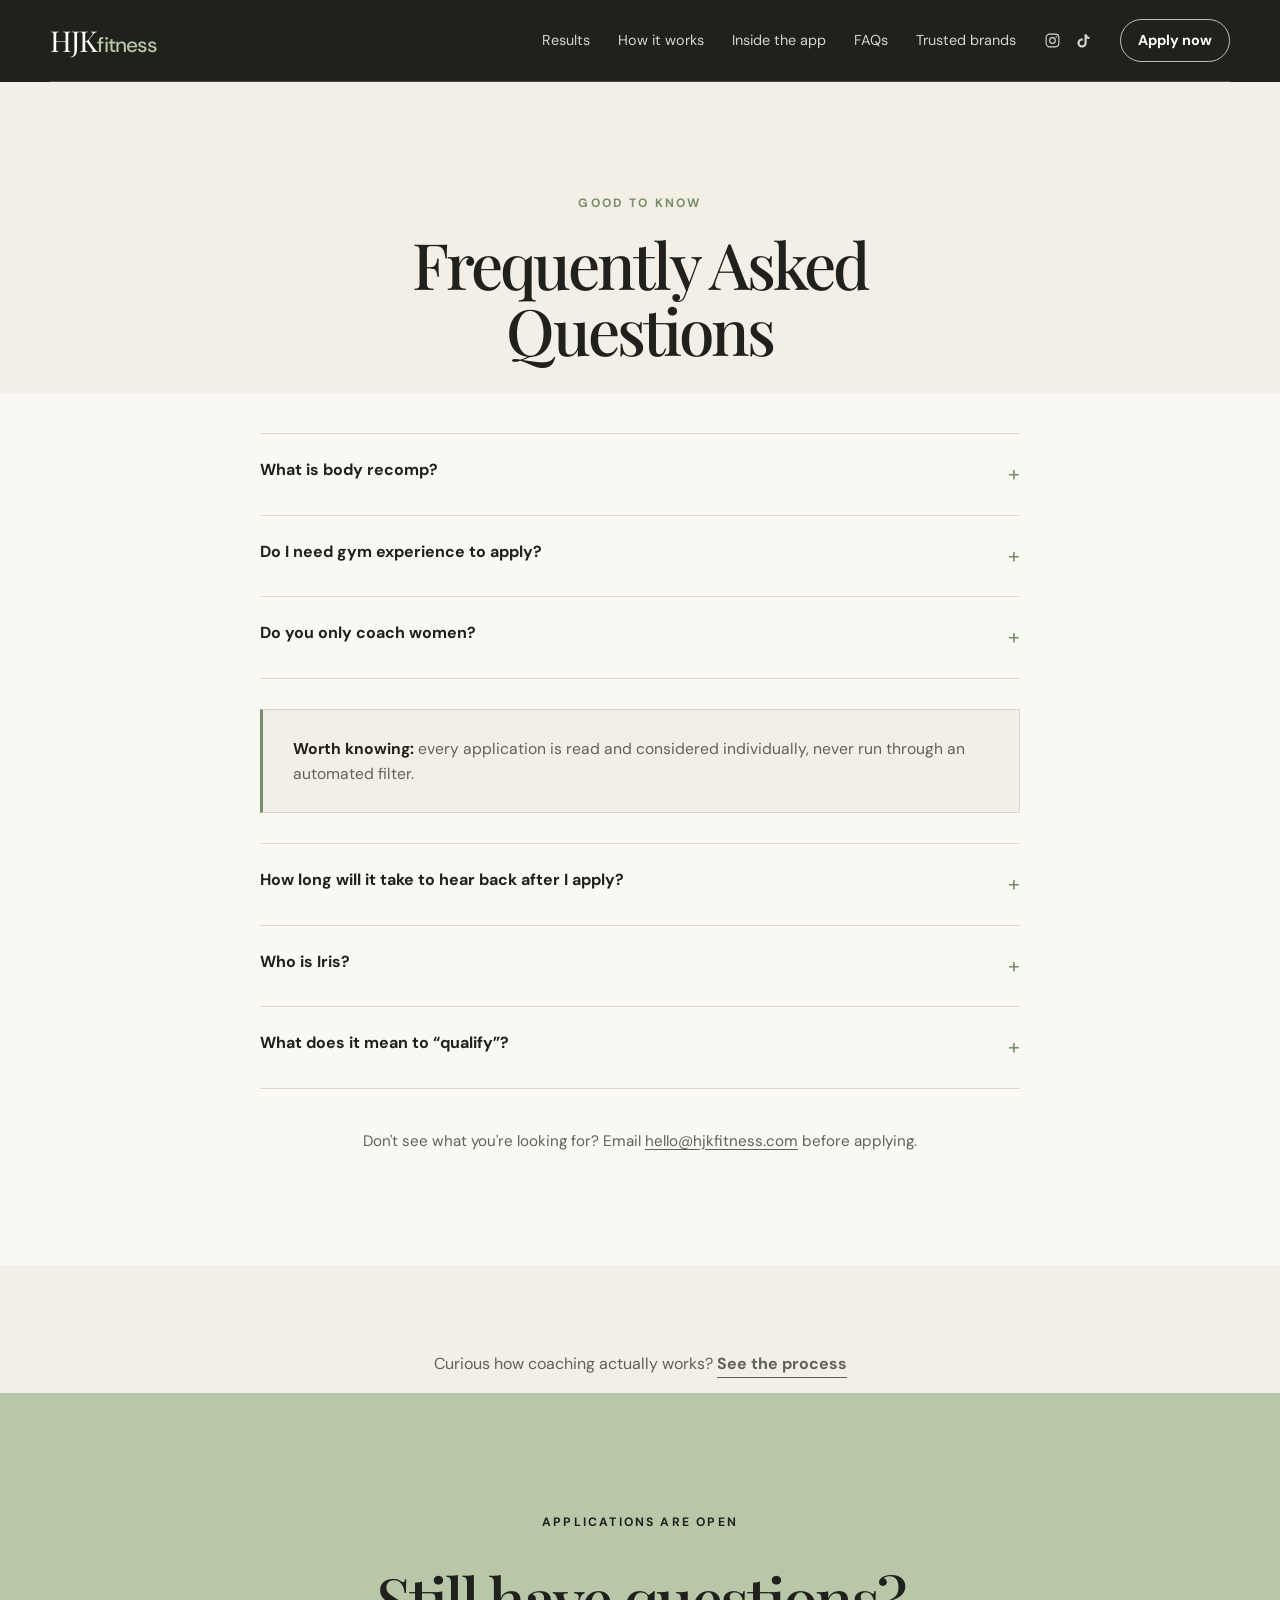
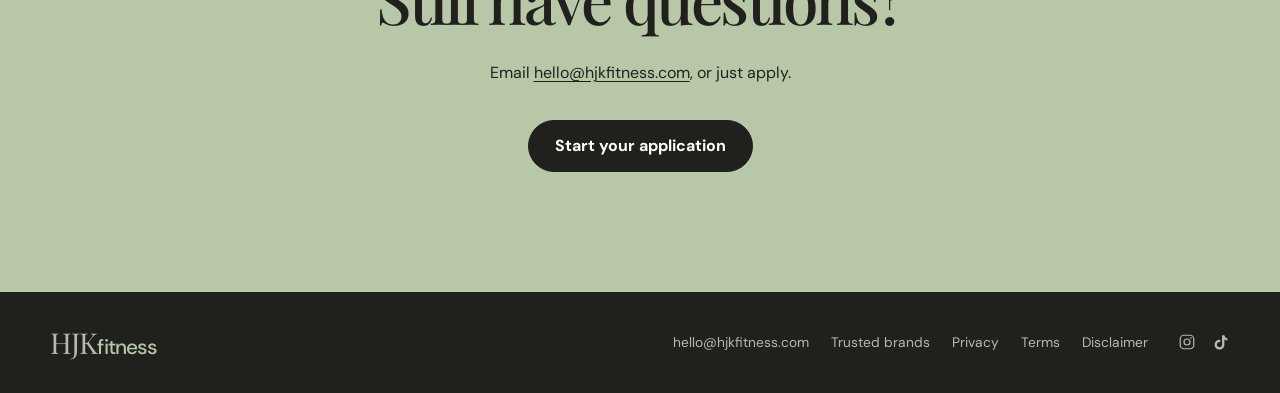
<file: faqs.html>
<!doctype html>
<html lang="en">
<head>
  <meta charset="utf-8">
  <meta name="viewport" content="width=device-width, initial-scale=1, viewport-fit=cover">
  <title>FAQs | HJKfitness</title>
  <meta name="description" content="Answers to common questions about HJKfitness 1:1 coaching, from body recomp to how applications work.">
  <meta name="theme-color" content="#20211d">
  <link rel="preconnect" href="https://fonts.googleapis.com">
  <link rel="preconnect" href="https://fonts.gstatic.com" crossorigin>
  <link href="https://fonts.googleapis.com/css2?family=DM+Sans:wght@400;500;600;700&family=Playfair+Display:ital,wght@0,500;0,600;1,500&family=Caveat:wght@500;600;700&display=swap" rel="stylesheet">
  <link rel="icon" type="image/svg+xml" href="data:image/svg+xml,%3Csvg xmlns='http://www.w3.org/2000/svg' viewBox='0 0 64 64'%3E%3Crect width='64' height='64' rx='14' fill='%2320211d'/%3E%3Cpath d='M17 16v32M47 16v32M17 32h30' stroke='%23b9c7a9' stroke-width='5' stroke-linecap='round'/%3E%3C/svg%3E">
  <style>
    :root {
      --ink: #20211d;
      --ink-soft: #5f6259;
      --cream: #f3efe6;
      --paper: #faf8f2;
      --sage: #b9c7a9;
      --sage-deep: #788d69;
      --line: #dcd7ca;
      --white: #fffdf8;
      --serif: "Playfair Display", Georgia, serif;
      --sans: "DM Sans", system-ui, sans-serif;
    }

    * { box-sizing: border-box; }
    html { scroll-behavior: smooth; }
    body {
      margin: 0;
      color: var(--ink);
      background: var(--cream);
      font-family: var(--sans);
      font-size: 16px;
      line-height: 1.6;
      text-rendering: optimizeLegibility;
    }
    img { display: block; max-width: 100%; }
    a { color: inherit; text-decoration: none; }
    button, a { -webkit-tap-highlight-color: transparent; }
    .wrap { width: min(1180px, calc(100% - 40px)); margin: 0 auto; }
    .eyebrow {
      margin: 0 0 18px;
      font-size: .76rem;
      font-weight: 700;
      letter-spacing: .18em;
      text-transform: uppercase;
    }
    .eyebrow.sage { color: var(--sage-deep); }
    .button {
      display: inline-flex;
      min-height: 52px;
      align-items: center;
      justify-content: center;
      padding: 0 26px;
      border: 1px solid var(--sage);
      border-radius: 999px;
      background: var(--sage);
      color: var(--ink);
      font-weight: 700;
      transition: transform .2s ease, background .2s ease, color .2s ease;
    }
    .button:hover { transform: translateY(-2px); background: var(--white); }
    .button.dark { background: var(--ink); color: var(--white); border-color: var(--ink); }
    .button.dark:hover { background: var(--sage); color: var(--ink); border-color: var(--sage); }
    .text-link { font-weight: 700; border-bottom: 1px solid currentColor; padding-bottom: 3px; }

    header { background: var(--ink); color: var(--white); position: relative; z-index: 5; }
    .nav {
      min-height: 82px;
      display: flex;
      align-items: center;
      justify-content: space-between;
      gap: 30px;
      border-bottom: 1px solid rgba(255,255,255,.18);
    }
    .brand {
      font-family: var(--serif);
      font-size: 1.8rem;
      line-height: 1;
      letter-spacing: -.03em;
    }
    .brand span { color: var(--sage); font-family: var(--sans); font-size: .72em; font-weight: 500; }
    nav { display: flex; gap: 28px; align-items: center; font-size: .9rem; }
    nav a:not(.mini-cta) { opacity: .82; }
    nav a:hover { opacity: 1; }
    .nav-social { display: flex; align-items: center; gap: 14px; }
    .nav-social a { display: inline-flex; opacity: .82; transition: opacity .15s ease; }
    .nav-social a:hover { opacity: 1; }
    .nav-social svg { width: 17px; height: 17px; display: block; }
    .mini-cta {
      border: 1px solid rgba(255,255,255,.7);
      border-radius: 999px;
      padding: 9px 17px;
      font-weight: 700;
    }
    .menu-toggle {
      display: none;
      flex-direction: column;
      justify-content: center;
      gap: 5px;
      width: 24px;
      height: 18px;
      background: none;
      border: none;
      padding: 0;
      margin: 0;
      cursor: pointer;
    }
    .menu-toggle span {
      display: block;
      width: 100%;
      height: 2px;
      background: var(--white);
      border-radius: 2px;
      transition: opacity .15s ease, transform .15s ease;
    }
    .menu-toggle[aria-expanded="true"] span:nth-child(1) { transform: translateY(7px) rotate(45deg); }
    .menu-toggle[aria-expanded="true"] span:nth-child(2) { opacity: 0; }
    .menu-toggle[aria-expanded="true"] span:nth-child(3) { transform: translateY(-7px) rotate(-45deg); }
    .mobile-menu {
      display: none;
      position: absolute;
      top: 100%;
      left: 0;
      right: 0;
      flex-direction: column;
      background: rgba(13,14,12,.96);
      backdrop-filter: blur(12px);
      border-bottom: 1px solid rgba(255,255,255,.14);
    }
    .mobile-menu.open { display: flex; }
    .mobile-menu a {
      padding: 16px 24px;
      border-top: 1px solid rgba(255,255,255,.12);
      color: rgba(255,255,255,.85);
      font-weight: 700;
      font-size: .95rem;
    }
    .mobile-menu a:hover { color: var(--sage); }

    section { padding: 112px 0; }
    .section-heading {
      max-width: 780px;
      margin: 0;
      font-family: var(--serif);
      font-size: clamp(2.7rem, 5vw, 5rem);
      line-height: 1.03;
      font-weight: 500;
      letter-spacing: -.045em;
    }
    .section-heading em { color: var(--sage-deep); font-weight: 500; }
    .section-intro { max-width: 620px; color: var(--ink-soft); font-size: 1.06rem; }

    .page-hero { text-align: center; padding-bottom: 30px; }
    .page-hero .wrap { max-width: 720px; }
    .page-hero .section-heading { margin: 0 auto; }

    .faq-section { background: var(--paper); padding-top: 40px; }
    .faq-list { max-width: 760px; margin: 0 auto; }
    .faq-list details { border-top: 1px solid var(--line); padding: 23px 0; }
    .faq-list details:last-of-type { border-bottom: 1px solid var(--line); }
    .faq-list summary { cursor: pointer; font-weight: 700; list-style: none; display: flex; justify-content: space-between; gap: 20px; }
    .faq-list summary::after { content: "+"; color: var(--sage-deep); font-size: 1.35rem; font-weight: 400; }
    .faq-list details[open] summary::after { content: "–"; }
    .faq-list details p { color: var(--ink-soft); max-width: 700px; margin: 14px 0 0; }

    .callout {
      max-width: 760px;
      margin: 30px auto;
      padding: 26px 30px;
      background: var(--cream);
      border: 1px solid var(--line);
      border-left: 3px solid var(--sage-deep);
      color: var(--ink-soft);
      font-size: .98rem;
    }
    .callout strong { color: var(--ink); }

    .faq-note {
      max-width: 760px;
      margin: 40px auto 0;
      text-align: center;
      color: var(--ink-soft);
      font-size: .95rem;
    }
    .faq-note a { text-decoration: underline; text-underline-offset: 3px; }
    .faq-note a:hover { color: var(--sage-deep); }

    .cross-link { text-align: center; padding-top: 70px; padding-bottom: 0; }
    .cross-link p { color: var(--ink-soft); }

    .closing { padding: 120px 0; background: var(--sage); text-align: center; }
    .closing .section-heading { max-width: 900px; margin: 0 auto 28px; }
    .closing p { max-width: 620px; margin: 0 auto 34px; }
    .closing p a { text-decoration: underline; text-underline-offset: 3px; }
    footer { background: var(--ink); color: rgba(255,255,255,.68); padding: 36px 0; }
    .footer-row { display: flex; justify-content: space-between; gap: 30px; align-items: center; }
    .footer-right { display: flex; align-items: center; gap: 30px; flex-wrap: wrap; }
    .footer-links { display: flex; gap: 22px; flex-wrap: wrap; font-size: .86rem; }
    .footer-social { display: flex; align-items: center; gap: 16px; }
    .footer-social a { display: inline-flex; color: rgba(255,255,255,.68); transition: color .15s ease; }
    .footer-social a:hover { color: var(--white); }
    .footer-social svg { width: 18px; height: 18px; display: block; }

    @media (max-width: 900px) {
      .wrap { width: min(100% - 48px, 680px); }
      nav > a:not(.mini-cta) { display: none; }
      .menu-toggle { display: flex; }
      .nav { min-height: 70px; }
      nav { gap: 14px; }
      .nav-social { gap: 10px; }
      .brand { font-size: 1.55rem; }
      .mini-cta { padding: 8px 14px; font-size: .8rem; white-space: nowrap; }
      section { padding: 82px 0; }
      .page-hero { padding-bottom: 20px; }
      .cross-link { padding-top: 50px; }
    }

    @media (max-width: 560px) {
      .section-heading { font-size: 2.75rem; }
      .footer-row { flex-direction: column; align-items: flex-start; }
    }
  </style>
</head>
<body>

  <header>
    <div class="wrap nav">
      <a class="brand" href="/" aria-label="HJKfitness home">HJK<span>fitness</span></a>
      <nav aria-label="Main navigation">
        <a href="/#results">Results</a>
        <a href="/#coaching">How it works</a>
        <a href="/#inside">Inside the app</a>
        <a href="/#faq">FAQs</a>
        <a href="/shop">Trusted brands</a>
        <div class="nav-social">
          <a href="https://instagram.com/jasminehjk" target="_blank" rel="noopener" aria-label="HJKfitness on Instagram">
            <svg viewBox="0 0 24 24" fill="none" xmlns="http://www.w3.org/2000/svg"><rect x="3" y="3" width="18" height="18" rx="5" stroke="currentColor" stroke-width="1.6"/><circle cx="12" cy="12" r="4" stroke="currentColor" stroke-width="1.6"/><circle cx="17.3" cy="6.7" r="1.1" fill="currentColor"/></svg>
          </a>
          <a href="https://www.tiktok.com/@jasminehjk" target="_blank" rel="noopener" aria-label="HJKfitness on TikTok">
            <svg viewBox="0 0 24 24" fill="currentColor" xmlns="http://www.w3.org/2000/svg"><path d="M16.5 3c.4 2.1 1.9 3.7 4 4v3c-1.5 0-2.9-.4-4-1.2v6.7c0 3.6-2.9 6.5-6.5 6.5S3.5 19.1 3.5 15.5 6.4 9 10 9c.4 0 .7 0 1 .1v3.1a3.4 3.4 0 1 0 2.4 3.3V3h3.1z"/></svg>
          </a>
        </div>
        <a class="mini-cta" href="/#apply">Apply now</a>
        <button type="button" class="menu-toggle" aria-expanded="false" aria-controls="mobileMenu" aria-label="Open menu">
          <span></span><span></span><span></span>
        </button>
      </nav>
    </div>
    <div class="mobile-menu" id="mobileMenu">
      <a href="/#results">Results</a>
      <a href="/#coaching">How it works</a>
      <a href="/#inside">Inside the app</a>
      <a href="/#faq">FAQs</a>
      <a href="/shop">Trusted brands</a>
    </div>
  </header>

  <main>
    <section class="page-hero">
      <div class="wrap">
        <p class="eyebrow sage">Good to know</p>
        <h1 class="section-heading">Frequently Asked Questions</h1>
      </div>
    </section>

    <section class="faq-section">
      <div class="wrap">
        <div class="faq-list">
          <details id="body-recomp">
            <summary>What is body recomp?</summary>
            <p>Body recomposition (or &ldquo;body recomp&rdquo;) is the process of building muscle while losing fat at the same time. Instead of focusing on the number on the scale, the goal is to improve your body composition by increasing lean muscle mass and decreasing body fat.</p>
          </details>
          <details>
            <summary>Do I need gym experience to apply?</summary>
            <p>Not at all. My coaching is designed specifically for women who are new to the gym or looking for guidance. No prior experience is required.</p>
          </details>
          <details>
            <summary>Do you only coach women?</summary>
            <p>Yes. My 1:1 coaching is exclusively for women, and I'm not currently accepting male clients.</p>
          </details>
        </div>

        <div class="callout"><strong>Worth knowing:</strong> every application is read and considered individually, never run through an automated filter.</div>

        <div class="faq-list">
          <details>
            <summary>How long will it take to hear back after I apply?</summary>
            <p>Please allow up to 24 hours after submitting your application. You'll hear from either me or my assistant, Iris, with the next steps.</p>
          </details>
          <details>
            <summary>Who is Iris?</summary>
            <p>Iris is my assistant. She reviews applications, answers questions, and helps determine whether my coaching is the right fit before scheduling your onboarding call with me.</p>
          </details>
          <details>
            <summary>What does it mean to &ldquo;qualify&rdquo;?</summary>
            <p>It simply means we're making sure my coaching is the right fit for your goals. If we believe another resource or approach would serve you better, we'll always be honest and point you in that direction. I'd rather work with women I know I can genuinely help than accept someone into a program that isn't the best fit.</p>
          </details>
        </div>

        <p class="faq-note">Don't see what you're looking for? Email <a href="mailto:hello@hjkfitness.com">hello@hjkfitness.com</a> before applying.</p>
      </div>
    </section>

    <div class="wrap cross-link">
      <p>Curious how coaching actually works? <a href="/how-it-works" class="text-link">See the process</a></p>
    </div>

    <section class="closing">
      <div class="wrap">
        <p class="eyebrow">Applications are open</p>
        <h2 class="section-heading">Still have questions?</h2>
        <p>Email <a href="mailto:hello@hjkfitness.com">hello@hjkfitness.com</a>, or just apply.</p>
        <a class="button dark" href="/#apply">Start your application</a>
      </div>
    </section>
  </main>

  <footer>
    <div class="wrap footer-row">
      <a class="brand" href="/">HJK<span>fitness</span></a>
      <div class="footer-right">
        <div class="footer-links">
          <a href="mailto:hello@hjkfitness.com">hello@hjkfitness.com</a>
          <a href="/shop">Trusted brands</a>
          <a href="/privacy-policy">Privacy</a>
          <a href="/terms">Terms</a>
          <a href="/disclaimer">Disclaimer</a>
        </div>
        <div class="footer-social">
          <a href="https://instagram.com/jasminehjk" target="_blank" rel="noopener" aria-label="HJKfitness on Instagram">
            <svg viewBox="0 0 24 24" fill="none" xmlns="http://www.w3.org/2000/svg"><rect x="3" y="3" width="18" height="18" rx="5" stroke="currentColor" stroke-width="1.6"/><circle cx="12" cy="12" r="4" stroke="currentColor" stroke-width="1.6"/><circle cx="17.3" cy="6.7" r="1.1" fill="currentColor"/></svg>
          </a>
          <a href="https://www.tiktok.com/@jasminehjk" target="_blank" rel="noopener" aria-label="HJKfitness on TikTok">
            <svg viewBox="0 0 24 24" fill="currentColor" xmlns="http://www.w3.org/2000/svg"><path d="M16.5 3c.4 2.1 1.9 3.7 4 4v3c-1.5 0-2.9-.4-4-1.2v6.7c0 3.6-2.9 6.5-6.5 6.5S3.5 19.1 3.5 15.5 6.4 9 10 9c.4 0 .7 0 1 .1v3.1a3.4 3.4 0 1 0 2.4 3.3V3h3.1z"/></svg>
          </a>
        </div>
      </div>
    </div>
  </footer>

  <script src="nav.js"></script>

</body>
</html>
</file>
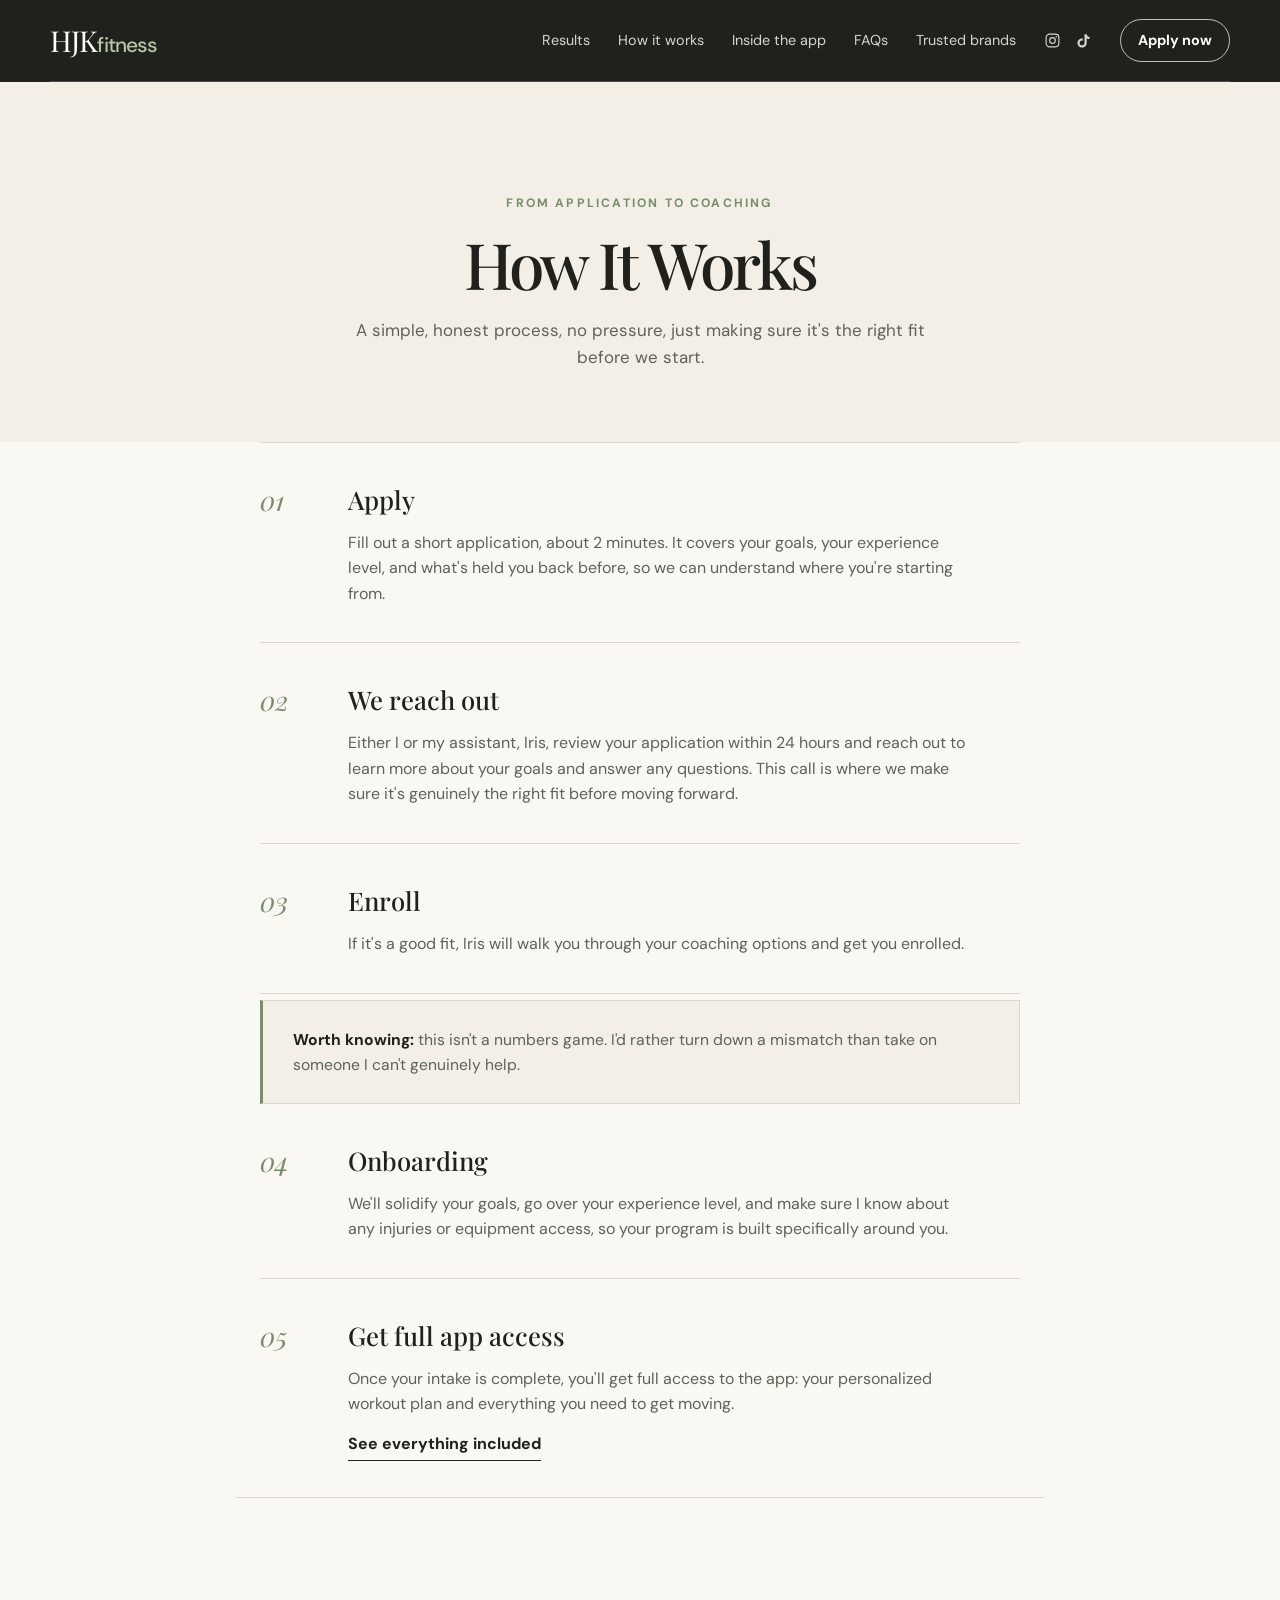
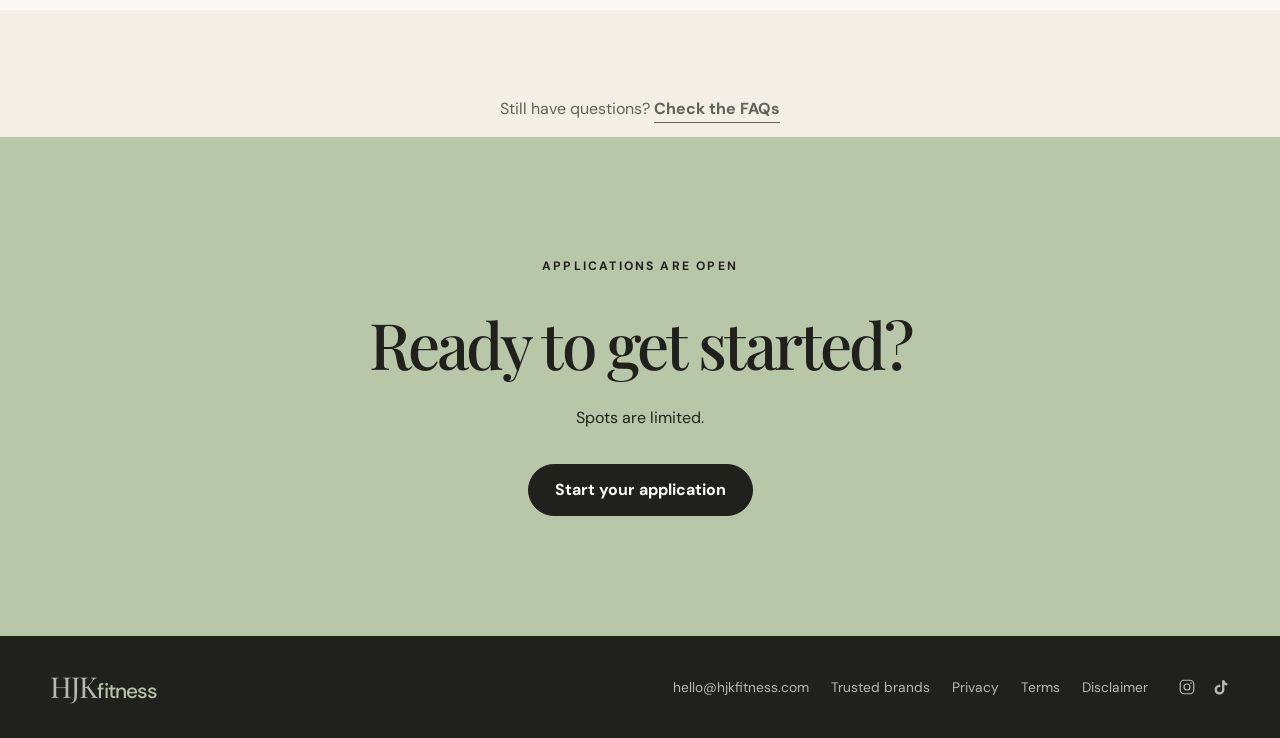
<file: how-it-works.html>
<!doctype html>
<html lang="en">
<head>
  <meta charset="utf-8">
  <meta name="viewport" content="width=device-width, initial-scale=1, viewport-fit=cover">
  <title>How It Works | HJKfitness</title>
  <meta name="description" content="A simple, honest process from application to coaching, no pressure, just making sure it's the right fit before we start.">
  <meta name="theme-color" content="#20211d">
  <link rel="preconnect" href="https://fonts.googleapis.com">
  <link rel="preconnect" href="https://fonts.gstatic.com" crossorigin>
  <link href="https://fonts.googleapis.com/css2?family=DM+Sans:wght@400;500;600;700&family=Playfair+Display:ital,wght@0,500;0,600;1,500&family=Caveat:wght@500;600;700&display=swap" rel="stylesheet">
  <link rel="icon" type="image/svg+xml" href="data:image/svg+xml,%3Csvg xmlns='http://www.w3.org/2000/svg' viewBox='0 0 64 64'%3E%3Crect width='64' height='64' rx='14' fill='%2320211d'/%3E%3Cpath d='M17 16v32M47 16v32M17 32h30' stroke='%23b9c7a9' stroke-width='5' stroke-linecap='round'/%3E%3C/svg%3E">
  <style>
    :root {
      --ink: #20211d;
      --ink-soft: #5f6259;
      --cream: #f3efe6;
      --paper: #faf8f2;
      --sage: #b9c7a9;
      --sage-deep: #788d69;
      --line: #dcd7ca;
      --white: #fffdf8;
      --serif: "Playfair Display", Georgia, serif;
      --sans: "DM Sans", system-ui, sans-serif;
    }

    * { box-sizing: border-box; }
    html { scroll-behavior: smooth; }
    body {
      margin: 0;
      color: var(--ink);
      background: var(--cream);
      font-family: var(--sans);
      font-size: 16px;
      line-height: 1.6;
      text-rendering: optimizeLegibility;
    }
    img { display: block; max-width: 100%; }
    a { color: inherit; text-decoration: none; }
    button, a { -webkit-tap-highlight-color: transparent; }
    .wrap { width: min(1180px, calc(100% - 40px)); margin: 0 auto; }
    .eyebrow {
      margin: 0 0 18px;
      font-size: .76rem;
      font-weight: 700;
      letter-spacing: .18em;
      text-transform: uppercase;
    }
    .eyebrow.sage { color: var(--sage-deep); }
    .button {
      display: inline-flex;
      min-height: 52px;
      align-items: center;
      justify-content: center;
      padding: 0 26px;
      border: 1px solid var(--sage);
      border-radius: 999px;
      background: var(--sage);
      color: var(--ink);
      font-weight: 700;
      transition: transform .2s ease, background .2s ease, color .2s ease;
    }
    .button:hover { transform: translateY(-2px); background: var(--white); }
    .button.dark { background: var(--ink); color: var(--white); border-color: var(--ink); }
    .button.dark:hover { background: var(--sage); color: var(--ink); border-color: var(--sage); }
    .text-link { font-weight: 700; border-bottom: 1px solid currentColor; padding-bottom: 3px; }

    header { background: var(--ink); color: var(--white); position: relative; z-index: 5; }
    .nav {
      min-height: 82px;
      display: flex;
      align-items: center;
      justify-content: space-between;
      gap: 30px;
      border-bottom: 1px solid rgba(255,255,255,.18);
    }
    .brand {
      font-family: var(--serif);
      font-size: 1.8rem;
      line-height: 1;
      letter-spacing: -.03em;
    }
    .brand span { color: var(--sage); font-family: var(--sans); font-size: .72em; font-weight: 500; }
    nav { display: flex; gap: 28px; align-items: center; font-size: .9rem; }
    nav a:not(.mini-cta) { opacity: .82; }
    nav a:hover { opacity: 1; }
    .nav-social { display: flex; align-items: center; gap: 14px; }
    .nav-social a { display: inline-flex; opacity: .82; transition: opacity .15s ease; }
    .nav-social a:hover { opacity: 1; }
    .nav-social svg { width: 17px; height: 17px; display: block; }
    .mini-cta {
      border: 1px solid rgba(255,255,255,.7);
      border-radius: 999px;
      padding: 9px 17px;
      font-weight: 700;
    }
    .menu-toggle {
      display: none;
      flex-direction: column;
      justify-content: center;
      gap: 5px;
      width: 24px;
      height: 18px;
      background: none;
      border: none;
      padding: 0;
      margin: 0;
      cursor: pointer;
    }
    .menu-toggle span {
      display: block;
      width: 100%;
      height: 2px;
      background: var(--white);
      border-radius: 2px;
      transition: opacity .15s ease, transform .15s ease;
    }
    .menu-toggle[aria-expanded="true"] span:nth-child(1) { transform: translateY(7px) rotate(45deg); }
    .menu-toggle[aria-expanded="true"] span:nth-child(2) { opacity: 0; }
    .menu-toggle[aria-expanded="true"] span:nth-child(3) { transform: translateY(-7px) rotate(-45deg); }
    .mobile-menu {
      display: none;
      position: absolute;
      top: 100%;
      left: 0;
      right: 0;
      flex-direction: column;
      background: rgba(13,14,12,.96);
      backdrop-filter: blur(12px);
      border-bottom: 1px solid rgba(255,255,255,.14);
    }
    .mobile-menu.open { display: flex; }
    .mobile-menu a {
      padding: 16px 24px;
      border-top: 1px solid rgba(255,255,255,.12);
      color: rgba(255,255,255,.85);
      font-weight: 700;
      font-size: .95rem;
    }
    .mobile-menu a:hover { color: var(--sage); }

    section { padding: 112px 0; }
    .section-heading {
      max-width: 780px;
      margin: 0;
      font-family: var(--serif);
      font-size: clamp(2.7rem, 5vw, 5rem);
      line-height: 1.03;
      font-weight: 500;
      letter-spacing: -.045em;
    }
    .section-heading em { color: var(--sage-deep); font-weight: 500; }
    .section-intro { max-width: 620px; color: var(--ink-soft); font-size: 1.06rem; }

    .page-hero { text-align: center; padding-bottom: 70px; }
    .page-hero .wrap { max-width: 720px; }
    .page-hero .section-heading { margin: 0 auto 20px; }
    .page-hero .section-intro { margin: 0 auto; }

    .process-section { background: var(--paper); padding-top: 0; }
    .process-list { max-width: 760px; margin: 0 auto; }
    .process-item {
      display: grid;
      grid-template-columns: 64px 1fr;
      gap: 24px;
      padding: 36px 0;
      border-bottom: 1px solid var(--line);
    }
    .process-list > .process-item:first-child { border-top: 1px solid var(--line); }
    .process-num { font-family: var(--serif); font-size: 1.7rem; font-style: italic; color: var(--sage-deep); }
    .process-item h3 { font-family: var(--serif); font-size: 1.6rem; font-weight: 500; margin: 0 0 10px; }
    .process-item p { color: var(--ink-soft); margin: 0; max-width: 620px; }
    a.process-item { transition: background .2s ease; margin: 0 -24px; padding-left: 24px; padding-right: 24px; }
    a.process-item:hover { background: var(--cream); }
    .process-link-cta { display: inline-block; margin-top: 14px; }

    .callout {
      max-width: 760px;
      margin: 6px auto 0;
      padding: 26px 30px;
      background: var(--cream);
      border: 1px solid var(--line);
      border-left: 3px solid var(--sage-deep);
      color: var(--ink-soft);
      font-size: .98rem;
    }
    .callout strong { color: var(--ink); }

    .cross-link { text-align: center; padding-top: 70px; padding-bottom: 0; }
    .cross-link p { color: var(--ink-soft); }

    .closing { padding: 120px 0; background: var(--sage); text-align: center; }
    .closing .section-heading { max-width: 900px; margin: 0 auto 28px; }
    .closing p { max-width: 620px; margin: 0 auto 34px; }
    footer { background: var(--ink); color: rgba(255,255,255,.68); padding: 36px 0; }
    .footer-row { display: flex; justify-content: space-between; gap: 30px; align-items: center; }
    .footer-right { display: flex; align-items: center; gap: 30px; flex-wrap: wrap; }
    .footer-links { display: flex; gap: 22px; flex-wrap: wrap; font-size: .86rem; }
    .footer-social { display: flex; align-items: center; gap: 16px; }
    .footer-social a { display: inline-flex; color: rgba(255,255,255,.68); transition: color .15s ease; }
    .footer-social a:hover { color: var(--white); }
    .footer-social svg { width: 18px; height: 18px; display: block; }

    @media (max-width: 900px) {
      .wrap { width: min(100% - 48px, 680px); }
      nav > a:not(.mini-cta) { display: none; }
      .menu-toggle { display: flex; }
      .nav { min-height: 70px; }
      nav { gap: 14px; }
      .nav-social { gap: 10px; }
      .brand { font-size: 1.55rem; }
      .mini-cta { padding: 8px 14px; font-size: .8rem; white-space: nowrap; }
      section { padding: 82px 0; }
      .page-hero { padding-bottom: 50px; }
      .process-item { grid-template-columns: 44px 1fr; gap: 16px; padding: 28px 0; }
      .process-num { font-size: 1.4rem; }
      a.process-item { margin: 0 -20px; padding-left: 20px; padding-right: 20px; }
      .cross-link { padding-top: 50px; }
    }

    @media (max-width: 560px) {
      .section-heading { font-size: 2.75rem; }
      .footer-row { flex-direction: column; align-items: flex-start; }
    }
  </style>
</head>
<body>

  <header>
    <div class="wrap nav">
      <a class="brand" href="/" aria-label="HJKfitness home">HJK<span>fitness</span></a>
      <nav aria-label="Main navigation">
        <a href="/#results">Results</a>
        <a href="/#coaching">How it works</a>
        <a href="/#inside">Inside the app</a>
        <a href="/#faq">FAQs</a>
        <a href="/shop">Trusted brands</a>
        <div class="nav-social">
          <a href="https://instagram.com/jasminehjk" target="_blank" rel="noopener" aria-label="HJKfitness on Instagram">
            <svg viewBox="0 0 24 24" fill="none" xmlns="http://www.w3.org/2000/svg"><rect x="3" y="3" width="18" height="18" rx="5" stroke="currentColor" stroke-width="1.6"/><circle cx="12" cy="12" r="4" stroke="currentColor" stroke-width="1.6"/><circle cx="17.3" cy="6.7" r="1.1" fill="currentColor"/></svg>
          </a>
          <a href="https://www.tiktok.com/@jasminehjk" target="_blank" rel="noopener" aria-label="HJKfitness on TikTok">
            <svg viewBox="0 0 24 24" fill="currentColor" xmlns="http://www.w3.org/2000/svg"><path d="M16.5 3c.4 2.1 1.9 3.7 4 4v3c-1.5 0-2.9-.4-4-1.2v6.7c0 3.6-2.9 6.5-6.5 6.5S3.5 19.1 3.5 15.5 6.4 9 10 9c.4 0 .7 0 1 .1v3.1a3.4 3.4 0 1 0 2.4 3.3V3h3.1z"/></svg>
          </a>
        </div>
        <a class="mini-cta" href="/#apply">Apply now</a>
        <button type="button" class="menu-toggle" aria-expanded="false" aria-controls="mobileMenu" aria-label="Open menu">
          <span></span><span></span><span></span>
        </button>
      </nav>
    </div>
    <div class="mobile-menu" id="mobileMenu">
      <a href="/#results">Results</a>
      <a href="/#coaching">How it works</a>
      <a href="/#inside">Inside the app</a>
      <a href="/#faq">FAQs</a>
      <a href="/shop">Trusted brands</a>
    </div>
  </header>

  <main>
    <section class="page-hero">
      <div class="wrap">
        <p class="eyebrow sage">From application to coaching</p>
        <h1 class="section-heading">How It Works</h1>
        <p class="section-intro">A simple, honest process, no pressure, just making sure it's the right fit before we start.</p>
      </div>
    </section>

    <section class="process-section">
      <div class="wrap">
        <div class="process-list">
          <div class="process-item">
            <span class="process-num">01</span>
            <div>
              <h3>Apply</h3>
              <p>Fill out a short application, about 2 minutes. It covers your goals, your experience level, and what's held you back before, so we can understand where you're starting from.</p>
            </div>
          </div>
          <div class="process-item">
            <span class="process-num">02</span>
            <div>
              <h3>We reach out</h3>
              <p>Either I or my assistant, Iris, review your application within 24 hours and reach out to learn more about your goals and answer any questions. This call is where we make sure it's genuinely the right fit before moving forward.</p>
            </div>
          </div>
          <div class="process-item">
            <span class="process-num">03</span>
            <div>
              <h3>Enroll</h3>
              <p>If it's a good fit, Iris will walk you through your coaching options and get you enrolled.</p>
            </div>
          </div>

          <div class="callout"><strong>Worth knowing:</strong> this isn't a numbers game. I'd rather turn down a mismatch than take on someone I can't genuinely help.</div>

          <div class="process-item">
            <span class="process-num">04</span>
            <div>
              <h3>Onboarding</h3>
              <p>We'll solidify your goals, go over your experience level, and make sure I know about any injuries or equipment access, so your program is built specifically around you.</p>
            </div>
          </div>
          <a class="process-item" href="/whats-included">
            <span class="process-num">05</span>
            <div>
              <h3>Get full app access</h3>
              <p>Once your intake is complete, you'll get full access to the app: your personalized workout plan and everything you need to get moving.</p>
              <span class="process-link-cta text-link">See everything included</span>
            </div>
          </a>
        </div>
      </div>
    </section>

    <div class="wrap cross-link">
      <p>Still have questions? <a href="/faqs" class="text-link">Check the FAQs</a></p>
    </div>

    <section class="closing">
      <div class="wrap">
        <p class="eyebrow">Applications are open</p>
        <h2 class="section-heading">Ready to get started?</h2>
        <p>Spots are limited.</p>
        <a class="button dark" href="/#apply">Start your application</a>
      </div>
    </section>
  </main>

  <footer>
    <div class="wrap footer-row">
      <a class="brand" href="/">HJK<span>fitness</span></a>
      <div class="footer-right">
        <div class="footer-links">
          <a href="mailto:hello@hjkfitness.com">hello@hjkfitness.com</a>
          <a href="/shop">Trusted brands</a>
          <a href="/privacy-policy">Privacy</a>
          <a href="/terms">Terms</a>
          <a href="/disclaimer">Disclaimer</a>
        </div>
        <div class="footer-social">
          <a href="https://instagram.com/jasminehjk" target="_blank" rel="noopener" aria-label="HJKfitness on Instagram">
            <svg viewBox="0 0 24 24" fill="none" xmlns="http://www.w3.org/2000/svg"><rect x="3" y="3" width="18" height="18" rx="5" stroke="currentColor" stroke-width="1.6"/><circle cx="12" cy="12" r="4" stroke="currentColor" stroke-width="1.6"/><circle cx="17.3" cy="6.7" r="1.1" fill="currentColor"/></svg>
          </a>
          <a href="https://www.tiktok.com/@jasminehjk" target="_blank" rel="noopener" aria-label="HJKfitness on TikTok">
            <svg viewBox="0 0 24 24" fill="currentColor" xmlns="http://www.w3.org/2000/svg"><path d="M16.5 3c.4 2.1 1.9 3.7 4 4v3c-1.5 0-2.9-.4-4-1.2v6.7c0 3.6-2.9 6.5-6.5 6.5S3.5 19.1 3.5 15.5 6.4 9 10 9c.4 0 .7 0 1 .1v3.1a3.4 3.4 0 1 0 2.4 3.3V3h3.1z"/></svg>
          </a>
        </div>
      </div>
    </div>
  </footer>

  <script src="nav.js"></script>

</body>
</html>
</file>
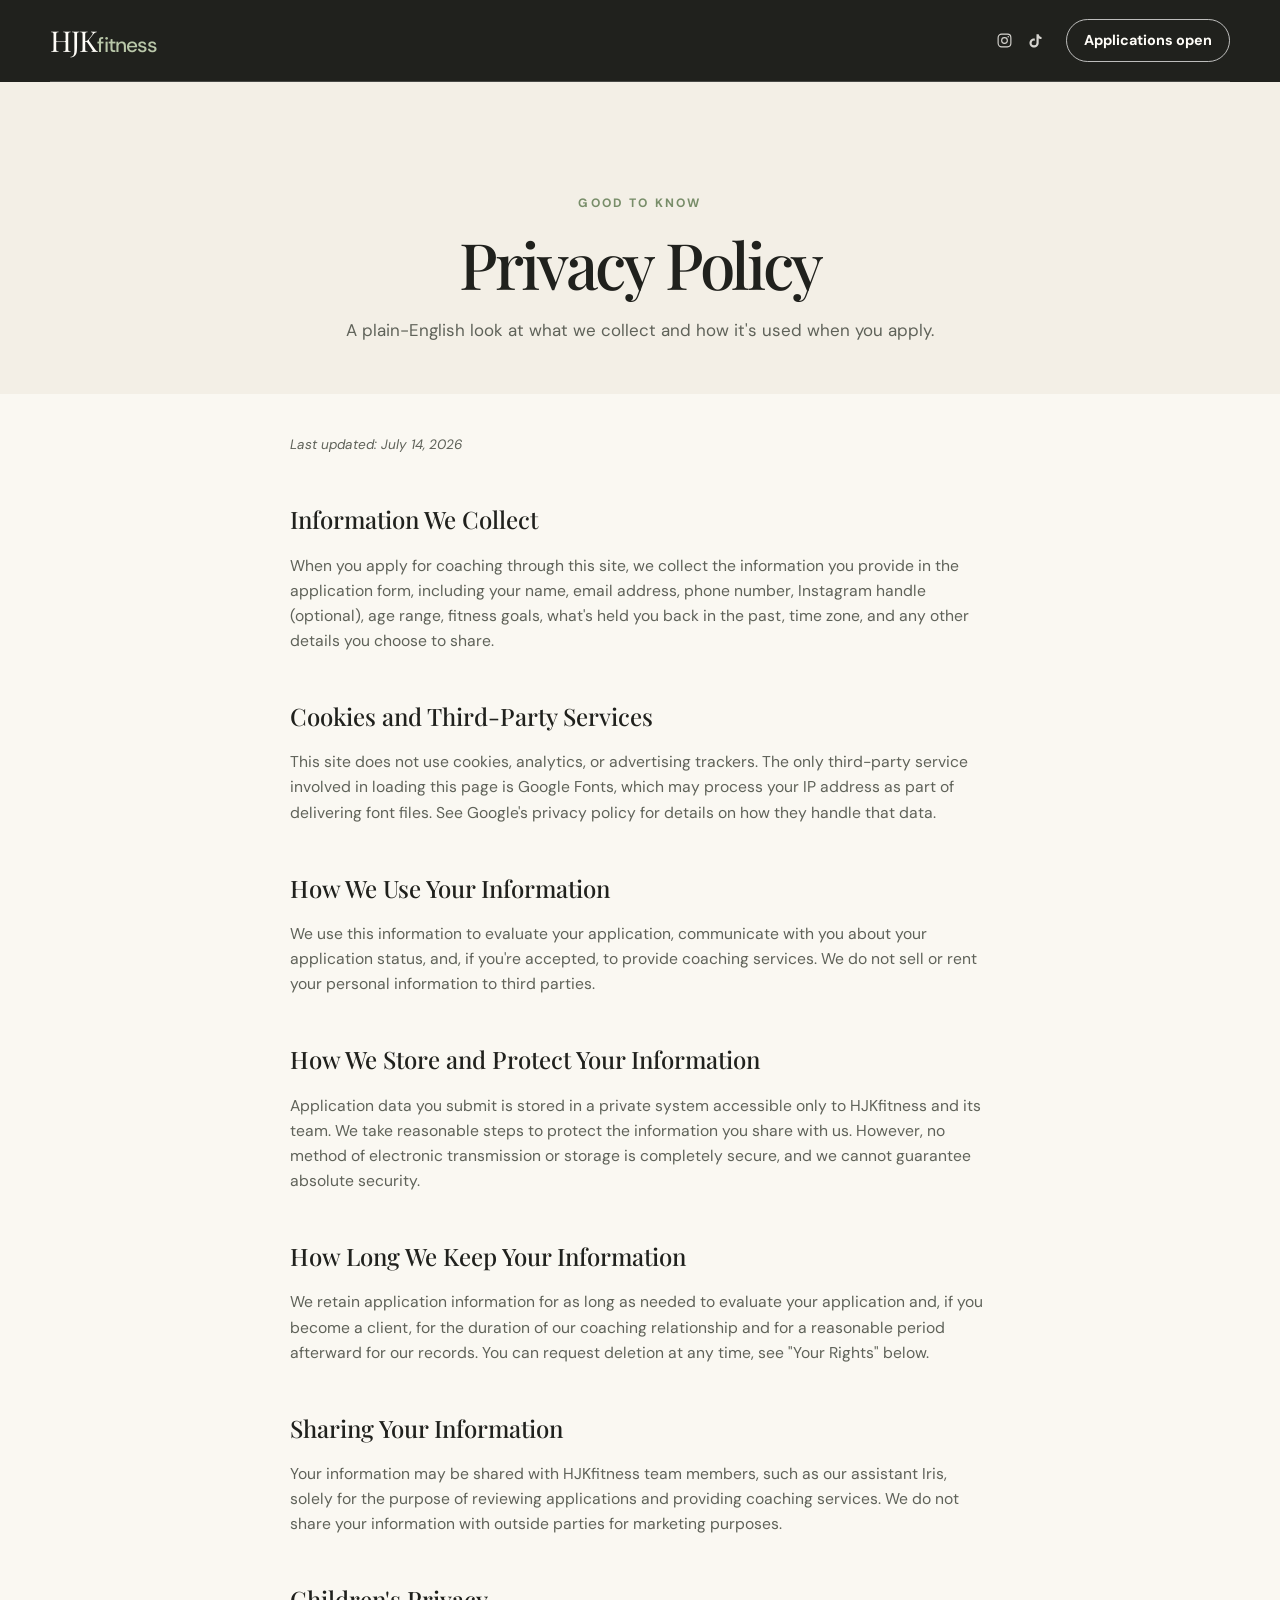
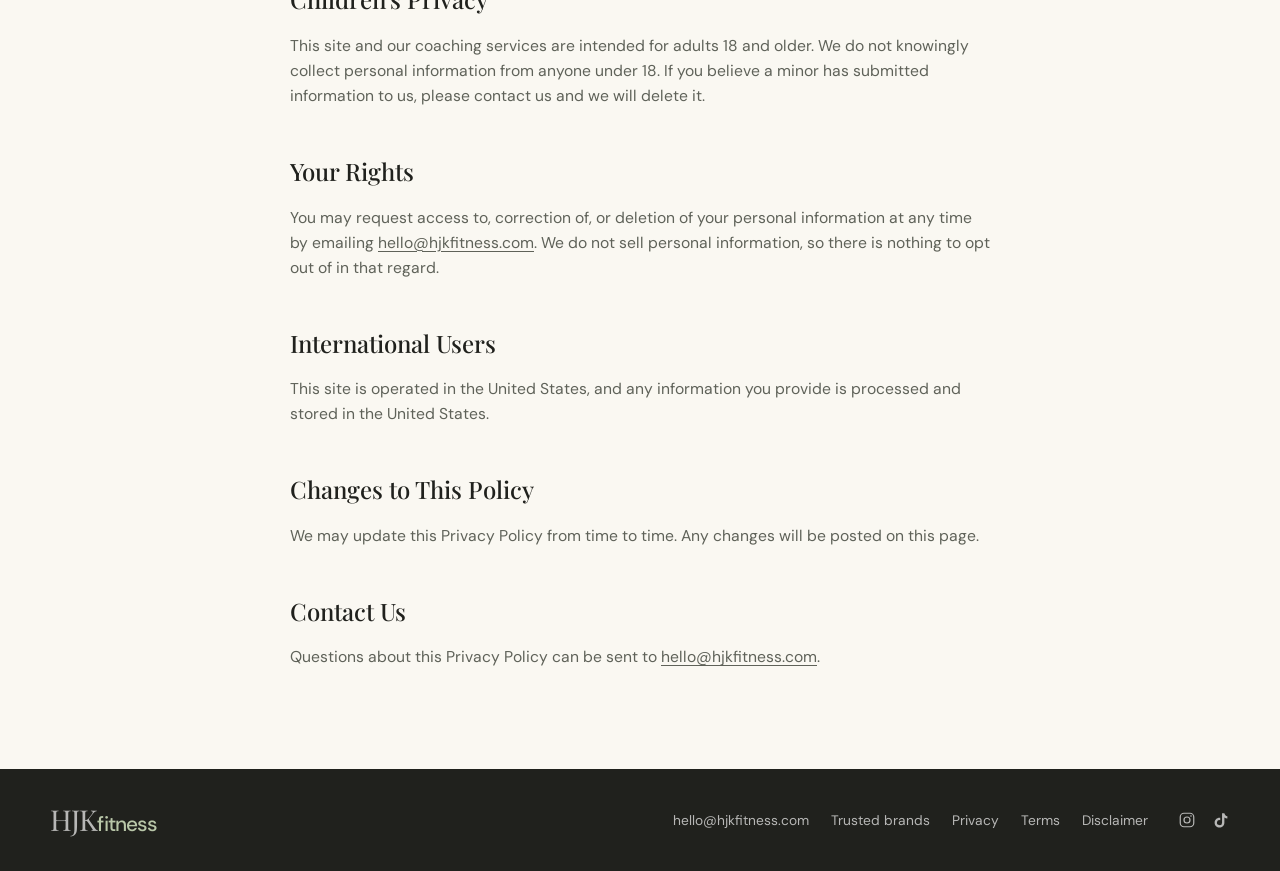
<file: privacy-policy.html>
<!doctype html>
<html lang="en">
<head>
  <meta charset="utf-8">
  <meta name="viewport" content="width=device-width, initial-scale=1, viewport-fit=cover">
  <title>Privacy Policy | HJKfitness</title>
  <meta name="description" content="A plain-English look at what HJKfitness collects and how it's used when you apply for coaching.">
  <meta name="theme-color" content="#20211d">
  <link rel="preconnect" href="https://fonts.googleapis.com">
  <link rel="preconnect" href="https://fonts.gstatic.com" crossorigin>
  <link href="https://fonts.googleapis.com/css2?family=DM+Sans:wght@400;500;600;700&family=Playfair+Display:ital,wght@0,500;0,600;1,500&family=Caveat:wght@500;600;700&display=swap" rel="stylesheet">
  <link rel="icon" type="image/svg+xml" href="data:image/svg+xml,%3Csvg xmlns='http://www.w3.org/2000/svg' viewBox='0 0 64 64'%3E%3Crect width='64' height='64' rx='14' fill='%2320211d'/%3E%3Cpath d='M17 16v32M47 16v32M17 32h30' stroke='%23b9c7a9' stroke-width='5' stroke-linecap='round'/%3E%3C/svg%3E">
  <style>
    :root {
      --ink: #20211d;
      --ink-soft: #5f6259;
      --cream: #f3efe6;
      --paper: #faf8f2;
      --sage: #b9c7a9;
      --sage-deep: #788d69;
      --line: #dcd7ca;
      --white: #fffdf8;
      --serif: "Playfair Display", Georgia, serif;
      --sans: "DM Sans", system-ui, sans-serif;
    }

    * { box-sizing: border-box; }
    html { scroll-behavior: smooth; }
    body {
      margin: 0;
      color: var(--ink);
      background: var(--cream);
      font-family: var(--sans);
      font-size: 16px;
      line-height: 1.6;
      text-rendering: optimizeLegibility;
    }
    img { display: block; max-width: 100%; }
    a { color: inherit; text-decoration: none; }
    button, a { -webkit-tap-highlight-color: transparent; }
    .wrap { width: min(1180px, calc(100% - 40px)); margin: 0 auto; }
    .eyebrow {
      margin: 0 0 18px;
      font-size: .76rem;
      font-weight: 700;
      letter-spacing: .18em;
      text-transform: uppercase;
    }
    .eyebrow.sage { color: var(--sage-deep); }
    .button {
      display: inline-flex;
      min-height: 52px;
      align-items: center;
      justify-content: center;
      padding: 0 26px;
      border: 1px solid var(--sage);
      border-radius: 999px;
      background: var(--sage);
      color: var(--ink);
      font-weight: 700;
      transition: transform .2s ease, background .2s ease, color .2s ease;
    }
    .button:hover { transform: translateY(-2px); background: var(--white); }
    .button.dark { background: var(--ink); color: var(--white); border-color: var(--ink); }
    .button.dark:hover { background: var(--sage); color: var(--ink); border-color: var(--sage); }

    header { background: var(--ink); color: var(--white); position: relative; z-index: 5; }
    .nav {
      min-height: 82px;
      display: flex;
      align-items: center;
      justify-content: space-between;
      gap: 30px;
      border-bottom: 1px solid rgba(255,255,255,.18);
    }
    .brand {
      font-family: var(--serif);
      font-size: 1.8rem;
      line-height: 1;
      letter-spacing: -.03em;
    }
    .brand span { color: var(--sage); font-family: var(--sans); font-size: .72em; font-weight: 500; }
    nav { display: flex; gap: 22px; align-items: center; font-size: .9rem; }
    .nav-social { display: flex; align-items: center; gap: 14px; }
    .nav-social a { display: inline-flex; opacity: .82; transition: opacity .15s ease; }
    .nav-social a:hover { opacity: 1; }
    .nav-social svg { width: 17px; height: 17px; display: block; }
    .mini-cta {
      border: 1px solid rgba(255,255,255,.7);
      border-radius: 999px;
      padding: 9px 17px;
      font-weight: 700;
      white-space: nowrap;
    }

    section { padding: 112px 0; }
    .section-heading {
      max-width: 780px;
      margin: 0;
      font-family: var(--serif);
      font-size: clamp(2.7rem, 5vw, 5rem);
      line-height: 1.03;
      font-weight: 500;
      letter-spacing: -.045em;
    }
    .section-intro { max-width: 620px; color: var(--ink-soft); font-size: 1.06rem; }

    .page-hero { text-align: center; padding-bottom: 50px; }
    .page-hero .wrap { max-width: 720px; }
    .page-hero .section-heading { margin: 0 auto 20px; }
    .page-hero .section-intro { margin: 0 auto; }

    .legal-section { background: var(--paper); padding-top: 40px; padding-bottom: 100px; }
    .legal-body { max-width: 700px; margin: 0 auto; }
    .legal-body .updated { color: var(--ink-soft); font-size: .85rem; font-style: italic; margin: 0 0 44px; }
    .legal-body h2 { font-family: var(--serif); font-size: 1.5rem; font-weight: 500; margin: 44px 0 14px; }
    .legal-body h2:first-of-type { margin-top: 0; }
    .legal-body p { color: var(--ink-soft); margin: 0; font-size: .98rem; }
    .legal-body a { text-decoration: underline; text-underline-offset: 3px; }
    .legal-body a:hover { color: var(--sage-deep); }

    footer { background: var(--ink); color: rgba(255,255,255,.68); padding: 36px 0; }
    .footer-row { display: flex; justify-content: space-between; gap: 30px; align-items: center; }
    .footer-right { display: flex; align-items: center; gap: 30px; flex-wrap: wrap; }
    .footer-links { display: flex; gap: 22px; flex-wrap: wrap; font-size: .86rem; }
    .footer-social { display: flex; align-items: center; gap: 16px; }
    .footer-social a { display: inline-flex; color: rgba(255,255,255,.68); transition: color .15s ease; }
    .footer-social a:hover { color: var(--white); }
    .footer-social svg { width: 18px; height: 18px; display: block; }

    @media (max-width: 900px) {
      .wrap { width: min(100% - 48px, 680px); }
      .nav { min-height: 70px; }
      nav { gap: 12px; }
      .nav-social { gap: 10px; }
      .brand { font-size: 1.55rem; }
      .mini-cta { padding: 8px 14px; font-size: .78rem; }
      section { padding: 82px 0; }
      .page-hero { padding-bottom: 30px; }
    }

    @media (max-width: 560px) {
      .section-heading { font-size: 2.75rem; }
      .mini-cta { padding: 7px 12px; font-size: .72rem; }
      .footer-row { flex-direction: column; align-items: flex-start; }
    }
  </style>
</head>
<body>

  <header>
    <div class="wrap nav">
      <a class="brand" href="/" aria-label="HJKfitness home">HJK<span>fitness</span></a>
      <nav aria-label="Main navigation">
        <div class="nav-social">
          <a href="https://instagram.com/jasminehjk" target="_blank" rel="noopener" aria-label="HJKfitness on Instagram">
            <svg viewBox="0 0 24 24" fill="none" xmlns="http://www.w3.org/2000/svg"><rect x="3" y="3" width="18" height="18" rx="5" stroke="currentColor" stroke-width="1.6"/><circle cx="12" cy="12" r="4" stroke="currentColor" stroke-width="1.6"/><circle cx="17.3" cy="6.7" r="1.1" fill="currentColor"/></svg>
          </a>
          <a href="https://www.tiktok.com/@jasminehjk" target="_blank" rel="noopener" aria-label="HJKfitness on TikTok">
            <svg viewBox="0 0 24 24" fill="currentColor" xmlns="http://www.w3.org/2000/svg"><path d="M16.5 3c.4 2.1 1.9 3.7 4 4v3c-1.5 0-2.9-.4-4-1.2v6.7c0 3.6-2.9 6.5-6.5 6.5S3.5 19.1 3.5 15.5 6.4 9 10 9c.4 0 .7 0 1 .1v3.1a3.4 3.4 0 1 0 2.4 3.3V3h3.1z"/></svg>
          </a>
        </div>
        <a class="mini-cta" href="/#apply">Applications open</a>
      </nav>
    </div>
  </header>

  <main>
    <section class="page-hero">
      <div class="wrap">
        <p class="eyebrow sage">Good to know</p>
        <h1 class="section-heading">Privacy Policy</h1>
        <p class="section-intro">A plain-English look at what we collect and how it's used when you apply.</p>
      </div>
    </section>

    <section class="legal-section">
      <div class="wrap">
        <div class="legal-body">
          <p class="updated">Last updated: July 14, 2026</p>

          <h2>Information We Collect</h2>
          <p>When you apply for coaching through this site, we collect the information you provide in the application form, including your name, email address, phone number, Instagram handle (optional), age range, fitness goals, what's held you back in the past, time zone, and any other details you choose to share.</p>

          <h2>Cookies and Third-Party Services</h2>
          <p>This site does not use cookies, analytics, or advertising trackers. The only third-party service involved in loading this page is Google Fonts, which may process your IP address as part of delivering font files. See Google's privacy policy for details on how they handle that data.</p>

          <h2>How We Use Your Information</h2>
          <p>We use this information to evaluate your application, communicate with you about your application status, and, if you're accepted, to provide coaching services. We do not sell or rent your personal information to third parties.</p>

          <h2>How We Store and Protect Your Information</h2>
          <p>Application data you submit is stored in a private system accessible only to HJKfitness and its team. We take reasonable steps to protect the information you share with us. However, no method of electronic transmission or storage is completely secure, and we cannot guarantee absolute security.</p>

          <h2>How Long We Keep Your Information</h2>
          <p>We retain application information for as long as needed to evaluate your application and, if you become a client, for the duration of our coaching relationship and for a reasonable period afterward for our records. You can request deletion at any time, see "Your Rights" below.</p>

          <h2>Sharing Your Information</h2>
          <p>Your information may be shared with HJKfitness team members, such as our assistant Iris, solely for the purpose of reviewing applications and providing coaching services. We do not share your information with outside parties for marketing purposes.</p>

          <h2>Children's Privacy</h2>
          <p>This site and our coaching services are intended for adults 18 and older. We do not knowingly collect personal information from anyone under 18. If you believe a minor has submitted information to us, please contact us and we will delete it.</p>

          <h2>Your Rights</h2>
          <p>You may request access to, correction of, or deletion of your personal information at any time by emailing <a href="mailto:hello@hjkfitness.com">hello@hjkfitness.com</a>. We do not sell personal information, so there is nothing to opt out of in that regard.</p>

          <h2>International Users</h2>
          <p>This site is operated in the United States, and any information you provide is processed and stored in the United States.</p>

          <h2>Changes to This Policy</h2>
          <p>We may update this Privacy Policy from time to time. Any changes will be posted on this page.</p>

          <h2>Contact Us</h2>
          <p>Questions about this Privacy Policy can be sent to <a href="mailto:hello@hjkfitness.com">hello@hjkfitness.com</a>.</p>
        </div>
      </div>
    </section>
  </main>

  <footer>
    <div class="wrap footer-row">
      <a class="brand" href="/">HJK<span>fitness</span></a>
      <div class="footer-right">
        <div class="footer-links">
          <a href="mailto:hello@hjkfitness.com">hello@hjkfitness.com</a>
          <a href="/shop">Trusted brands</a>
          <a href="/privacy-policy">Privacy</a>
          <a href="/terms">Terms</a>
          <a href="/disclaimer">Disclaimer</a>
        </div>
        <div class="footer-social">
          <a href="https://instagram.com/jasminehjk" target="_blank" rel="noopener" aria-label="HJKfitness on Instagram">
            <svg viewBox="0 0 24 24" fill="none" xmlns="http://www.w3.org/2000/svg"><rect x="3" y="3" width="18" height="18" rx="5" stroke="currentColor" stroke-width="1.6"/><circle cx="12" cy="12" r="4" stroke="currentColor" stroke-width="1.6"/><circle cx="17.3" cy="6.7" r="1.1" fill="currentColor"/></svg>
          </a>
          <a href="https://www.tiktok.com/@jasminehjk" target="_blank" rel="noopener" aria-label="HJKfitness on TikTok">
            <svg viewBox="0 0 24 24" fill="currentColor" xmlns="http://www.w3.org/2000/svg"><path d="M16.5 3c.4 2.1 1.9 3.7 4 4v3c-1.5 0-2.9-.4-4-1.2v6.7c0 3.6-2.9 6.5-6.5 6.5S3.5 19.1 3.5 15.5 6.4 9 10 9c.4 0 .7 0 1 .1v3.1a3.4 3.4 0 1 0 2.4 3.3V3h3.1z"/></svg>
          </a>
        </div>
      </div>
    </div>
  </footer>

</body>
</html>
</file>
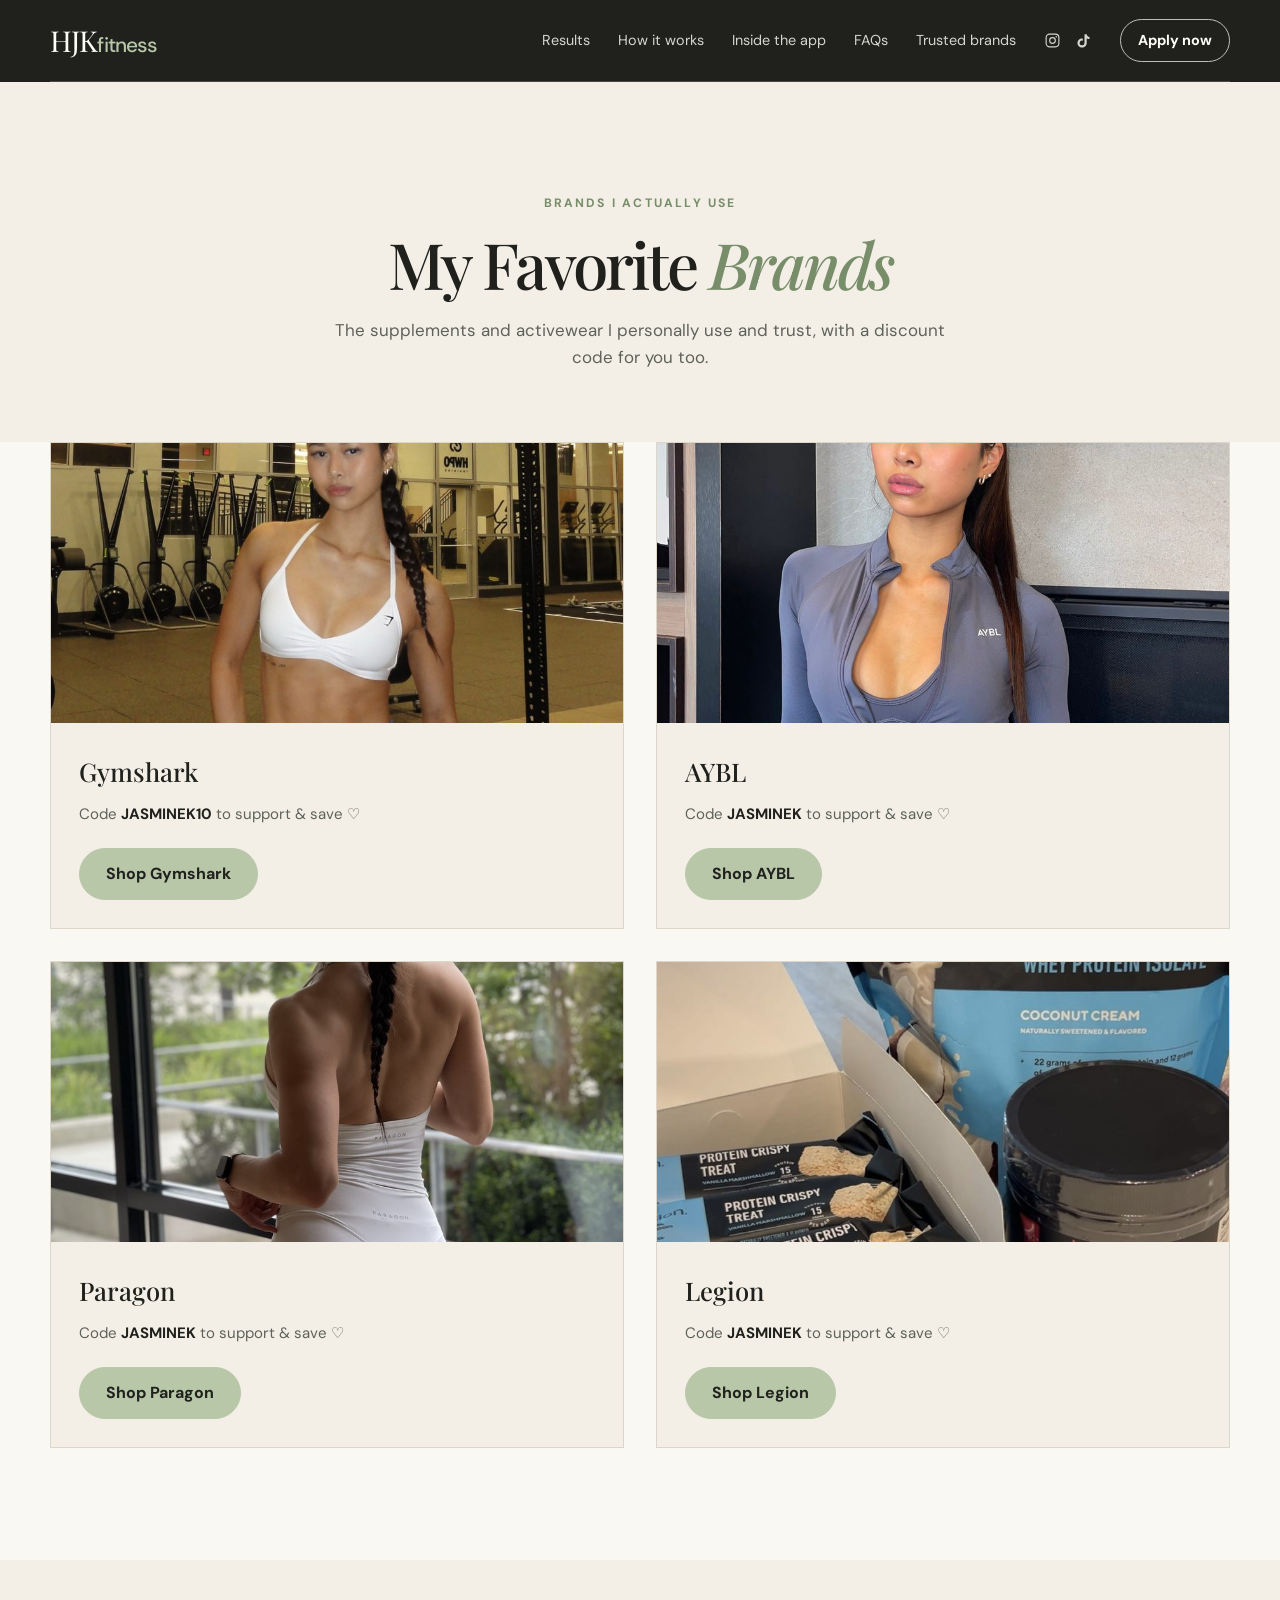
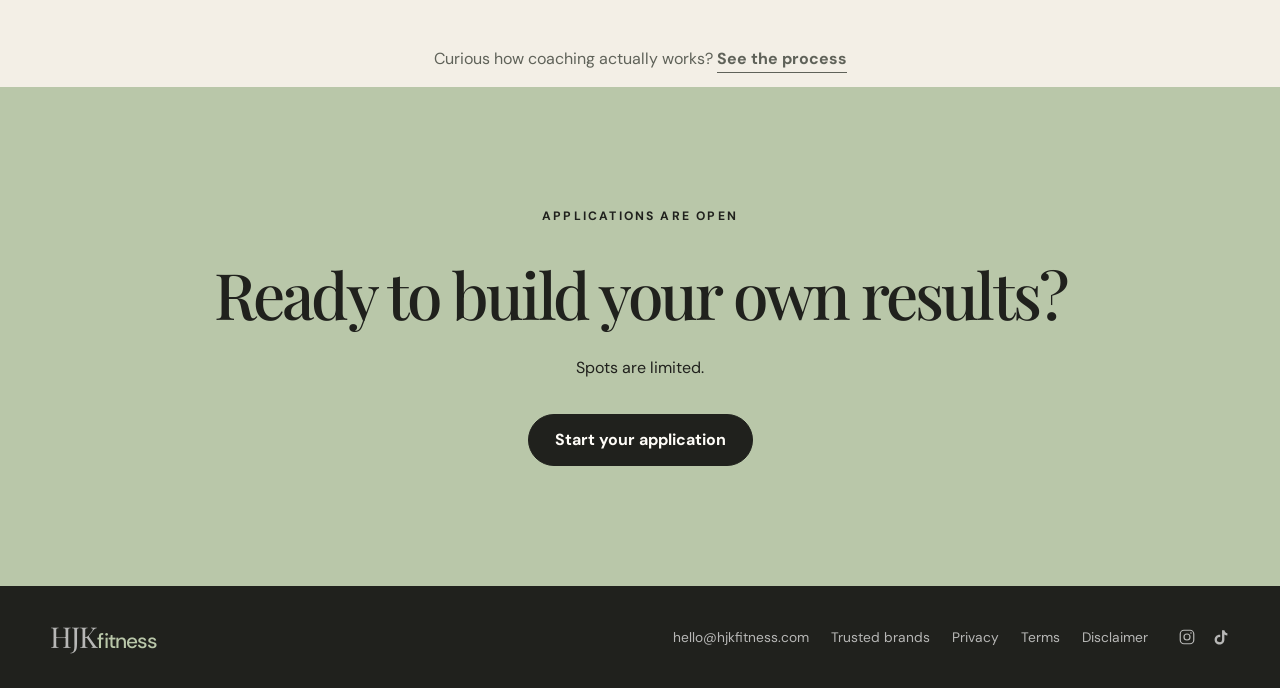
<file: shop.html>
<!doctype html>
<html lang="en">
<head>
  <meta charset="utf-8">
  <meta name="viewport" content="width=device-width, initial-scale=1, viewport-fit=cover">
  <title>My Favorite Brands | HJKfitness</title>
  <meta name="description" content="The supplements and activewear Jasmine personally uses and trusts, with discount codes for HJKfitness clients.">
  <meta name="theme-color" content="#20211d">
  <link rel="preconnect" href="https://fonts.googleapis.com">
  <link rel="preconnect" href="https://fonts.gstatic.com" crossorigin>
  <link href="https://fonts.googleapis.com/css2?family=DM+Sans:wght@400;500;600;700&family=Playfair+Display:ital,wght@0,500;0,600;1,500&family=Caveat:wght@500;600;700&display=swap" rel="stylesheet">
  <link rel="icon" type="image/svg+xml" href="data:image/svg+xml,%3Csvg xmlns='http://www.w3.org/2000/svg' viewBox='0 0 64 64'%3E%3Crect width='64' height='64' rx='14' fill='%2320211d'/%3E%3Cpath d='M17 16v32M47 16v32M17 32h30' stroke='%23b9c7a9' stroke-width='5' stroke-linecap='round'/%3E%3C/svg%3E">
  <style>
    :root {
      --ink: #20211d;
      --ink-soft: #5f6259;
      --cream: #f3efe6;
      --paper: #faf8f2;
      --sage: #b9c7a9;
      --sage-deep: #788d69;
      --line: #dcd7ca;
      --white: #fffdf8;
      --serif: "Playfair Display", Georgia, serif;
      --sans: "DM Sans", system-ui, sans-serif;
    }

    * { box-sizing: border-box; }
    html { scroll-behavior: smooth; }
    body {
      margin: 0;
      color: var(--ink);
      background: var(--cream);
      font-family: var(--sans);
      font-size: 16px;
      line-height: 1.6;
      text-rendering: optimizeLegibility;
    }
    img { display: block; max-width: 100%; }
    a { color: inherit; text-decoration: none; }
    button, a { -webkit-tap-highlight-color: transparent; }
    .wrap { width: min(1180px, calc(100% - 40px)); margin: 0 auto; }
    .eyebrow {
      margin: 0 0 18px;
      font-size: .76rem;
      font-weight: 700;
      letter-spacing: .18em;
      text-transform: uppercase;
    }
    .eyebrow.sage { color: var(--sage-deep); }
    .button {
      display: inline-flex;
      min-height: 52px;
      align-items: center;
      justify-content: center;
      padding: 0 26px;
      border: 1px solid var(--sage);
      border-radius: 999px;
      background: var(--sage);
      color: var(--ink);
      font-weight: 700;
      transition: transform .2s ease, background .2s ease, color .2s ease;
    }
    .button:hover { transform: translateY(-2px); background: var(--white); }
    .button.dark { background: var(--ink); color: var(--white); border-color: var(--ink); }
    .button.dark:hover { background: var(--sage); color: var(--ink); border-color: var(--sage); }
    .text-link { font-weight: 700; border-bottom: 1px solid currentColor; padding-bottom: 3px; }

    header { background: var(--ink); color: var(--white); position: relative; z-index: 5; }
    .nav {
      min-height: 82px;
      display: flex;
      align-items: center;
      justify-content: space-between;
      gap: 30px;
      border-bottom: 1px solid rgba(255,255,255,.18);
    }
    .brand {
      font-family: var(--serif);
      font-size: 1.8rem;
      line-height: 1;
      letter-spacing: -.03em;
    }
    .brand span { color: var(--sage); font-family: var(--sans); font-size: .72em; font-weight: 500; }
    nav { display: flex; gap: 28px; align-items: center; font-size: .9rem; }
    nav a:not(.mini-cta) { opacity: .82; }
    nav a:hover { opacity: 1; }
    .nav-social { display: flex; align-items: center; gap: 14px; }
    .nav-social a { display: inline-flex; opacity: .82; transition: opacity .15s ease; }
    .nav-social a:hover { opacity: 1; }
    .nav-social svg { width: 17px; height: 17px; display: block; }
    .mini-cta {
      border: 1px solid rgba(255,255,255,.7);
      border-radius: 999px;
      padding: 9px 17px;
      font-weight: 700;
    }
    .menu-toggle {
      display: none;
      flex-direction: column;
      justify-content: center;
      gap: 5px;
      width: 24px;
      height: 18px;
      background: none;
      border: none;
      padding: 0;
      margin: 0;
      cursor: pointer;
    }
    .menu-toggle span {
      display: block;
      width: 100%;
      height: 2px;
      background: var(--white);
      border-radius: 2px;
      transition: opacity .15s ease, transform .15s ease;
    }
    .menu-toggle[aria-expanded="true"] span:nth-child(1) { transform: translateY(7px) rotate(45deg); }
    .menu-toggle[aria-expanded="true"] span:nth-child(2) { opacity: 0; }
    .menu-toggle[aria-expanded="true"] span:nth-child(3) { transform: translateY(-7px) rotate(-45deg); }
    .mobile-menu {
      display: none;
      position: absolute;
      top: 100%;
      left: 0;
      right: 0;
      flex-direction: column;
      background: rgba(13,14,12,.96);
      backdrop-filter: blur(12px);
      border-bottom: 1px solid rgba(255,255,255,.14);
    }
    .mobile-menu.open { display: flex; }
    .mobile-menu a {
      padding: 16px 24px;
      border-top: 1px solid rgba(255,255,255,.12);
      color: rgba(255,255,255,.85);
      font-weight: 700;
      font-size: .95rem;
    }
    .mobile-menu a:hover { color: var(--sage); }

    section { padding: 112px 0; }
    .section-heading {
      max-width: 780px;
      margin: 0;
      font-family: var(--serif);
      font-size: clamp(2.7rem, 5vw, 5rem);
      line-height: 1.03;
      font-weight: 500;
      letter-spacing: -.045em;
    }
    .section-heading em { color: var(--sage-deep); font-weight: 500; }
    .section-intro { max-width: 620px; color: var(--ink-soft); font-size: 1.06rem; }

    .page-hero { text-align: center; padding-bottom: 70px; }
    .page-hero .wrap { max-width: 720px; }
    .page-hero .section-heading { margin: 0 auto 20px; }
    .page-hero .section-intro { margin: 0 auto; }

    .shop-section { background: var(--paper); padding-top: 0; }
    .shop-grid { display: grid; grid-template-columns: repeat(2, 1fr); gap: 32px; }
    .shop-card {
      display: flex;
      flex-direction: column;
      border: 1px solid var(--line);
      background: var(--cream);
      overflow: hidden;
      transition: transform .2s ease, box-shadow .2s ease;
    }
    .shop-card:hover { transform: translateY(-4px); box-shadow: 0 24px 48px rgba(32,33,29,.1); }
    .shop-card img { width: 100%; height: 280px; object-fit: cover; }
    .shop-card-body { padding: 28px; display: flex; flex-direction: column; flex: 1; }
    .shop-card-body h3 { font-family: var(--serif); font-size: 1.6rem; font-weight: 500; margin: 0 0 10px; }
    .shop-code { color: var(--ink-soft); margin: 0 0 22px; font-size: .94rem; }
    .shop-code strong { color: var(--ink); }
    .shop-card-body .button { margin-top: auto; align-self: flex-start; }

    .cross-link { text-align: center; padding-top: 70px; padding-bottom: 0; }
    .cross-link p { color: var(--ink-soft); }

    .closing { padding: 120px 0; background: var(--sage); text-align: center; }
    .closing .section-heading { max-width: 900px; margin: 0 auto 28px; }
    .closing p { max-width: 620px; margin: 0 auto 34px; }
    footer { background: var(--ink); color: rgba(255,255,255,.68); padding: 36px 0; }
    .footer-row { display: flex; justify-content: space-between; gap: 30px; align-items: center; }
    .footer-right { display: flex; align-items: center; gap: 30px; flex-wrap: wrap; }
    .footer-links { display: flex; gap: 22px; flex-wrap: wrap; font-size: .86rem; }
    .footer-social { display: flex; align-items: center; gap: 16px; }
    .footer-social a { display: inline-flex; color: rgba(255,255,255,.68); transition: color .15s ease; }
    .footer-social a:hover { color: var(--white); }
    .footer-social svg { width: 18px; height: 18px; display: block; }

    @media (max-width: 900px) {
      .wrap { width: min(100% - 48px, 680px); }
      nav > a:not(.mini-cta) { display: none; }
      .menu-toggle { display: flex; }
      .nav { min-height: 70px; }
      nav { gap: 14px; }
      .nav-social { gap: 10px; }
      .brand { font-size: 1.55rem; }
      .mini-cta { padding: 8px 14px; font-size: .8rem; white-space: nowrap; }
      section { padding: 82px 0; }
      .page-hero { padding-bottom: 50px; }
      .shop-grid { grid-template-columns: 1fr; }
      .cross-link { padding-top: 50px; }
    }

    @media (max-width: 560px) {
      .section-heading { font-size: 2.75rem; }
      .footer-row { flex-direction: column; align-items: flex-start; }
    }
  </style>
</head>
<body>

  <header>
    <div class="wrap nav">
      <a class="brand" href="/" aria-label="HJKfitness home">HJK<span>fitness</span></a>
      <nav aria-label="Main navigation">
        <a href="/#results">Results</a>
        <a href="/#coaching">How it works</a>
        <a href="/#inside">Inside the app</a>
        <a href="/#faq">FAQs</a>
        <a href="/shop" aria-current="page">Trusted brands</a>
        <div class="nav-social">
          <a href="https://instagram.com/jasminehjk" target="_blank" rel="noopener" aria-label="HJKfitness on Instagram">
            <svg viewBox="0 0 24 24" fill="none" xmlns="http://www.w3.org/2000/svg"><rect x="3" y="3" width="18" height="18" rx="5" stroke="currentColor" stroke-width="1.6"/><circle cx="12" cy="12" r="4" stroke="currentColor" stroke-width="1.6"/><circle cx="17.3" cy="6.7" r="1.1" fill="currentColor"/></svg>
          </a>
          <a href="https://www.tiktok.com/@jasminehjk" target="_blank" rel="noopener" aria-label="HJKfitness on TikTok">
            <svg viewBox="0 0 24 24" fill="currentColor" xmlns="http://www.w3.org/2000/svg"><path d="M16.5 3c.4 2.1 1.9 3.7 4 4v3c-1.5 0-2.9-.4-4-1.2v6.7c0 3.6-2.9 6.5-6.5 6.5S3.5 19.1 3.5 15.5 6.4 9 10 9c.4 0 .7 0 1 .1v3.1a3.4 3.4 0 1 0 2.4 3.3V3h3.1z"/></svg>
          </a>
        </div>
        <a class="mini-cta" href="/#apply">Apply now</a>
        <button type="button" class="menu-toggle" aria-expanded="false" aria-controls="mobileMenu" aria-label="Open menu">
          <span></span><span></span><span></span>
        </button>
      </nav>
    </div>
    <div class="mobile-menu" id="mobileMenu">
      <a href="/#results">Results</a>
      <a href="/#coaching">How it works</a>
      <a href="/#inside">Inside the app</a>
      <a href="/#faq">FAQs</a>
      <a href="/shop" aria-current="page">Trusted brands</a>
    </div>
  </header>

  <main>
    <section class="page-hero">
      <div class="wrap">
        <p class="eyebrow sage">Brands I actually use</p>
        <h1 class="section-heading">My Favorite <em>Brands</em></h1>
        <p class="section-intro">The supplements and activewear I personally use and trust, with a discount code for you too.</p>
      </div>
    </section>

    <section class="shop-section">
      <div class="wrap">
        <div class="shop-grid">
          <article class="shop-card">
            <img src="assets/gymshark-preview.jpg" alt="Jasmine wearing Gymshark activewear">
            <div class="shop-card-body">
              <h3>Gymshark</h3>
              <p class="shop-code">Code <strong>JASMINEK10</strong> to support &amp; save &#9825;</p>
              <a class="button" href="https://www.gymshark.com/?srsltid=AfmBOooMpxaBYZOe5Gv6fi-utv7Q-VtsXvIdd3Io7qoT8kbUcZ86tdPV" target="_blank" rel="noopener">Shop Gymshark</a>
            </div>
          </article>
          <article class="shop-card">
            <img src="assets/aybl-preview.jpg" alt="Jasmine wearing AYBL activewear">
            <div class="shop-card-body">
              <h3>AYBL</h3>
              <p class="shop-code">Code <strong>JASMINEK</strong> to support &amp; save &#9825;</p>
              <a class="button" href="https://us.aybl.com" target="_blank" rel="noopener">Shop AYBL</a>
            </div>
          </article>
          <article class="shop-card">
            <img src="assets/paragon-preview.jpg" alt="Jasmine wearing Paragon activewear">
            <div class="shop-card-body">
              <h3>Paragon</h3>
              <p class="shop-code">Code <strong>JASMINEK</strong> to support &amp; save &#9825;</p>
              <a class="button" href="https://get.aspr.app/SH1jwB" target="_blank" rel="noopener">Shop Paragon</a>
            </div>
          </article>
          <article class="shop-card">
            <img src="assets/legion-preview.jpg" alt="Legion Whey+, Pulse+ Burn, and Protein Crispy Treats">
            <div class="shop-card-body">
              <h3>Legion</h3>
              <p class="shop-code">Code <strong>JASMINEK</strong> to support &amp; save &#9825;</p>
              <a class="button" href="https://legionathletics.rfrl.co/dm4rg" target="_blank" rel="noopener">Shop Legion</a>
            </div>
          </article>
        </div>
      </div>
    </section>

    <div class="wrap cross-link">
      <p>Curious how coaching actually works? <a href="/how-it-works" class="text-link">See the process</a></p>
    </div>

    <section class="closing">
      <div class="wrap">
        <p class="eyebrow">Applications are open</p>
        <h2 class="section-heading">Ready to build your own results?</h2>
        <p>Spots are limited.</p>
        <a class="button dark" href="/#apply">Start your application</a>
      </div>
    </section>
  </main>

  <footer>
    <div class="wrap footer-row">
      <a class="brand" href="/">HJK<span>fitness</span></a>
      <div class="footer-right">
        <div class="footer-links">
          <a href="mailto:hello@hjkfitness.com">hello@hjkfitness.com</a>
          <a href="/shop">Trusted brands</a>
          <a href="/privacy-policy">Privacy</a>
          <a href="/terms">Terms</a>
          <a href="/disclaimer">Disclaimer</a>
        </div>
        <div class="footer-social">
          <a href="https://instagram.com/jasminehjk" target="_blank" rel="noopener" aria-label="HJKfitness on Instagram">
            <svg viewBox="0 0 24 24" fill="none" xmlns="http://www.w3.org/2000/svg"><rect x="3" y="3" width="18" height="18" rx="5" stroke="currentColor" stroke-width="1.6"/><circle cx="12" cy="12" r="4" stroke="currentColor" stroke-width="1.6"/><circle cx="17.3" cy="6.7" r="1.1" fill="currentColor"/></svg>
          </a>
          <a href="https://www.tiktok.com/@jasminehjk" target="_blank" rel="noopener" aria-label="HJKfitness on TikTok">
            <svg viewBox="0 0 24 24" fill="currentColor" xmlns="http://www.w3.org/2000/svg"><path d="M16.5 3c.4 2.1 1.9 3.7 4 4v3c-1.5 0-2.9-.4-4-1.2v6.7c0 3.6-2.9 6.5-6.5 6.5S3.5 19.1 3.5 15.5 6.4 9 10 9c.4 0 .7 0 1 .1v3.1a3.4 3.4 0 1 0 2.4 3.3V3h3.1z"/></svg>
          </a>
        </div>
      </div>
    </div>
  </footer>

  <script src="nav.js"></script>

</body>
</html>
</file>
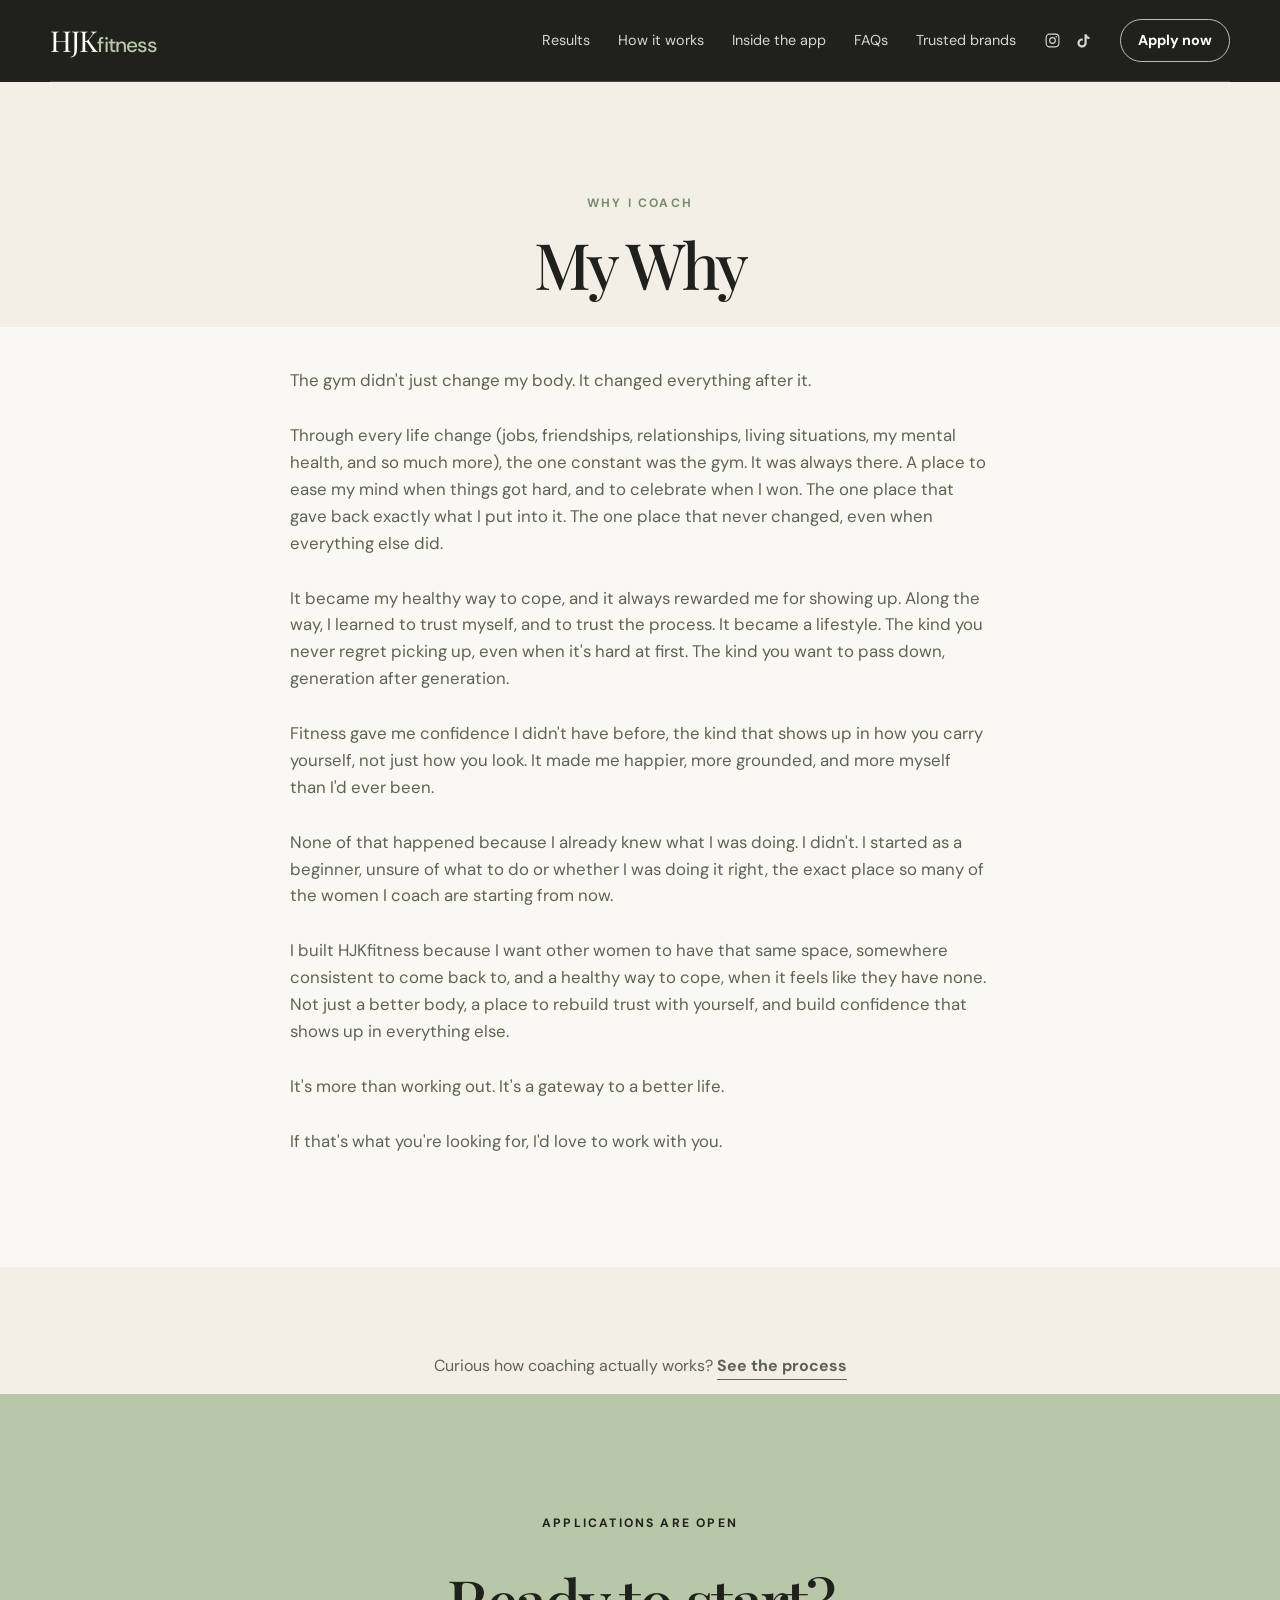
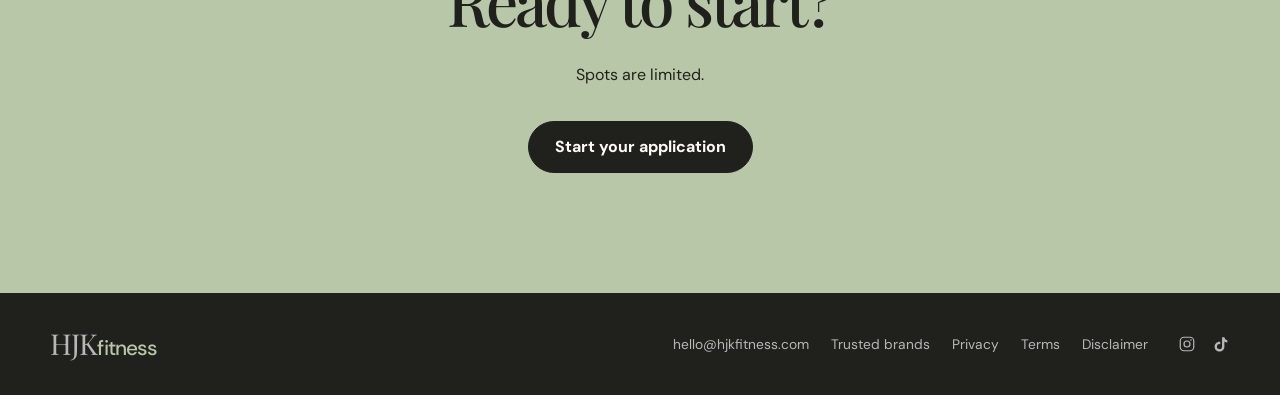
<file: story.html>
<!doctype html>
<html lang="en">
<head>
  <meta charset="utf-8">
  <meta name="viewport" content="width=device-width, initial-scale=1, viewport-fit=cover">
  <title>My Why | HJKfitness</title>
  <meta name="description" content="Why Jasmine coaches: the gym didn't just change her body, it changed everything after it.">
  <meta name="theme-color" content="#20211d">
  <link rel="preconnect" href="https://fonts.googleapis.com">
  <link rel="preconnect" href="https://fonts.gstatic.com" crossorigin>
  <link href="https://fonts.googleapis.com/css2?family=DM+Sans:wght@400;500;600;700&family=Playfair+Display:ital,wght@0,500;0,600;1,500&family=Caveat:wght@500;600;700&display=swap" rel="stylesheet">
  <link rel="icon" type="image/svg+xml" href="data:image/svg+xml,%3Csvg xmlns='http://www.w3.org/2000/svg' viewBox='0 0 64 64'%3E%3Crect width='64' height='64' rx='14' fill='%2320211d'/%3E%3Cpath d='M17 16v32M47 16v32M17 32h30' stroke='%23b9c7a9' stroke-width='5' stroke-linecap='round'/%3E%3C/svg%3E">
  <style>
    :root {
      --ink: #20211d;
      --ink-soft: #5f6259;
      --cream: #f3efe6;
      --paper: #faf8f2;
      --sage: #b9c7a9;
      --sage-deep: #788d69;
      --line: #dcd7ca;
      --white: #fffdf8;
      --serif: "Playfair Display", Georgia, serif;
      --sans: "DM Sans", system-ui, sans-serif;
    }

    * { box-sizing: border-box; }
    html { scroll-behavior: smooth; }
    body {
      margin: 0;
      color: var(--ink);
      background: var(--cream);
      font-family: var(--sans);
      font-size: 16px;
      line-height: 1.6;
      text-rendering: optimizeLegibility;
    }
    img { display: block; max-width: 100%; }
    a { color: inherit; text-decoration: none; }
    button, a { -webkit-tap-highlight-color: transparent; }
    .wrap { width: min(1180px, calc(100% - 40px)); margin: 0 auto; }
    .eyebrow {
      margin: 0 0 18px;
      font-size: .76rem;
      font-weight: 700;
      letter-spacing: .18em;
      text-transform: uppercase;
    }
    .eyebrow.sage { color: var(--sage-deep); }
    .button {
      display: inline-flex;
      min-height: 52px;
      align-items: center;
      justify-content: center;
      padding: 0 26px;
      border: 1px solid var(--sage);
      border-radius: 999px;
      background: var(--sage);
      color: var(--ink);
      font-weight: 700;
      transition: transform .2s ease, background .2s ease, color .2s ease;
    }
    .button:hover { transform: translateY(-2px); background: var(--white); }
    .button.dark { background: var(--ink); color: var(--white); border-color: var(--ink); }
    .button.dark:hover { background: var(--sage); color: var(--ink); border-color: var(--sage); }
    .text-link { font-weight: 700; border-bottom: 1px solid currentColor; padding-bottom: 3px; }

    header { background: var(--ink); color: var(--white); position: relative; z-index: 5; }
    .nav {
      min-height: 82px;
      display: flex;
      align-items: center;
      justify-content: space-between;
      gap: 30px;
      border-bottom: 1px solid rgba(255,255,255,.18);
    }
    .brand {
      font-family: var(--serif);
      font-size: 1.8rem;
      line-height: 1;
      letter-spacing: -.03em;
    }
    .brand span { color: var(--sage); font-family: var(--sans); font-size: .72em; font-weight: 500; }
    nav { display: flex; gap: 28px; align-items: center; font-size: .9rem; }
    nav a:not(.mini-cta) { opacity: .82; }
    nav a:hover { opacity: 1; }
    .nav-social { display: flex; align-items: center; gap: 14px; }
    .nav-social a { display: inline-flex; opacity: .82; transition: opacity .15s ease; }
    .nav-social a:hover { opacity: 1; }
    .nav-social svg { width: 17px; height: 17px; display: block; }
    .mini-cta {
      border: 1px solid rgba(255,255,255,.7);
      border-radius: 999px;
      padding: 9px 17px;
      font-weight: 700;
    }
    .menu-toggle {
      display: none;
      flex-direction: column;
      justify-content: center;
      gap: 5px;
      width: 24px;
      height: 18px;
      background: none;
      border: none;
      padding: 0;
      margin: 0;
      cursor: pointer;
    }
    .menu-toggle span {
      display: block;
      width: 100%;
      height: 2px;
      background: var(--white);
      border-radius: 2px;
      transition: opacity .15s ease, transform .15s ease;
    }
    .menu-toggle[aria-expanded="true"] span:nth-child(1) { transform: translateY(7px) rotate(45deg); }
    .menu-toggle[aria-expanded="true"] span:nth-child(2) { opacity: 0; }
    .menu-toggle[aria-expanded="true"] span:nth-child(3) { transform: translateY(-7px) rotate(-45deg); }
    .mobile-menu {
      display: none;
      position: absolute;
      top: 100%;
      left: 0;
      right: 0;
      flex-direction: column;
      background: rgba(13,14,12,.96);
      backdrop-filter: blur(12px);
      border-bottom: 1px solid rgba(255,255,255,.14);
    }
    .mobile-menu.open { display: flex; }
    .mobile-menu a {
      padding: 16px 24px;
      border-top: 1px solid rgba(255,255,255,.12);
      color: rgba(255,255,255,.85);
      font-weight: 700;
      font-size: .95rem;
    }
    .mobile-menu a:hover { color: var(--sage); }

    section { padding: 112px 0; }
    .section-heading {
      max-width: 780px;
      margin: 0;
      font-family: var(--serif);
      font-size: clamp(2.7rem, 5vw, 5rem);
      line-height: 1.03;
      font-weight: 500;
      letter-spacing: -.045em;
    }
    .section-heading em { color: var(--sage-deep); font-weight: 500; }
    .section-intro { max-width: 620px; color: var(--ink-soft); font-size: 1.06rem; }

    .page-hero { text-align: center; padding-bottom: 30px; }
    .page-hero .wrap { max-width: 720px; }
    .page-hero .section-heading { margin: 0 auto; }

    .story-section { background: var(--paper); padding-top: 40px; }
    .story-body { max-width: 700px; margin: 0 auto; }
    .story-body p { margin: 0 0 28px; font-size: 1.05rem; color: var(--ink-soft); }
    .story-body p:last-child { margin-bottom: 0; }

    .cross-link { text-align: center; padding-top: 70px; padding-bottom: 0; }
    .cross-link p { color: var(--ink-soft); }

    .closing { padding: 120px 0; background: var(--sage); text-align: center; }
    .closing .section-heading { max-width: 900px; margin: 0 auto 28px; }
    .closing p { max-width: 620px; margin: 0 auto 34px; }
    footer { background: var(--ink); color: rgba(255,255,255,.68); padding: 36px 0; }
    .footer-row { display: flex; justify-content: space-between; gap: 30px; align-items: center; }
    .footer-right { display: flex; align-items: center; gap: 30px; flex-wrap: wrap; }
    .footer-links { display: flex; gap: 22px; flex-wrap: wrap; font-size: .86rem; }
    .footer-social { display: flex; align-items: center; gap: 16px; }
    .footer-social a { display: inline-flex; color: rgba(255,255,255,.68); transition: color .15s ease; }
    .footer-social a:hover { color: var(--white); }
    .footer-social svg { width: 18px; height: 18px; display: block; }

    @media (max-width: 900px) {
      .wrap { width: min(100% - 48px, 680px); }
      nav > a:not(.mini-cta) { display: none; }
      .menu-toggle { display: flex; }
      .nav { min-height: 70px; }
      nav { gap: 14px; }
      .nav-social { gap: 10px; }
      .brand { font-size: 1.55rem; }
      .mini-cta { padding: 8px 14px; font-size: .8rem; white-space: nowrap; }
      section { padding: 82px 0; }
      .page-hero { padding-bottom: 20px; }
      .cross-link { padding-top: 50px; }
    }

    @media (max-width: 560px) {
      .section-heading { font-size: 2.75rem; }
      .footer-row { flex-direction: column; align-items: flex-start; }
    }
  </style>
</head>
<body>

  <header>
    <div class="wrap nav">
      <a class="brand" href="/" aria-label="HJKfitness home">HJK<span>fitness</span></a>
      <nav aria-label="Main navigation">
        <a href="/#results">Results</a>
        <a href="/#coaching">How it works</a>
        <a href="/#inside">Inside the app</a>
        <a href="/#faq">FAQs</a>
        <a href="/shop">Trusted brands</a>
        <div class="nav-social">
          <a href="https://instagram.com/jasminehjk" target="_blank" rel="noopener" aria-label="HJKfitness on Instagram">
            <svg viewBox="0 0 24 24" fill="none" xmlns="http://www.w3.org/2000/svg"><rect x="3" y="3" width="18" height="18" rx="5" stroke="currentColor" stroke-width="1.6"/><circle cx="12" cy="12" r="4" stroke="currentColor" stroke-width="1.6"/><circle cx="17.3" cy="6.7" r="1.1" fill="currentColor"/></svg>
          </a>
          <a href="https://www.tiktok.com/@jasminehjk" target="_blank" rel="noopener" aria-label="HJKfitness on TikTok">
            <svg viewBox="0 0 24 24" fill="currentColor" xmlns="http://www.w3.org/2000/svg"><path d="M16.5 3c.4 2.1 1.9 3.7 4 4v3c-1.5 0-2.9-.4-4-1.2v6.7c0 3.6-2.9 6.5-6.5 6.5S3.5 19.1 3.5 15.5 6.4 9 10 9c.4 0 .7 0 1 .1v3.1a3.4 3.4 0 1 0 2.4 3.3V3h3.1z"/></svg>
          </a>
        </div>
        <a class="mini-cta" href="/#apply">Apply now</a>
        <button type="button" class="menu-toggle" aria-expanded="false" aria-controls="mobileMenu" aria-label="Open menu">
          <span></span><span></span><span></span>
        </button>
      </nav>
    </div>
    <div class="mobile-menu" id="mobileMenu">
      <a href="/#results">Results</a>
      <a href="/#coaching">How it works</a>
      <a href="/#inside">Inside the app</a>
      <a href="/#faq">FAQs</a>
      <a href="/shop">Trusted brands</a>
    </div>
  </header>

  <main>
    <section class="page-hero">
      <div class="wrap">
        <p class="eyebrow sage">Why I coach</p>
        <h1 class="section-heading">My Why</h1>
      </div>
    </section>

    <section class="story-section">
      <div class="wrap">
        <div class="story-body">
          <p>The gym didn't just change my body. It changed everything after it.</p>
          <p>Through every life change (jobs, friendships, relationships, living situations, my mental health, and so much more), the one constant was the gym. It was always there. A place to ease my mind when things got hard, and to celebrate when I won. The one place that gave back exactly what I put into it. The one place that never changed, even when everything else did.</p>
          <p>It became my healthy way to cope, and it always rewarded me for showing up. Along the way, I learned to trust myself, and to trust the process. It became a lifestyle. The kind you never regret picking up, even when it's hard at first. The kind you want to pass down, generation after generation.</p>
          <p>Fitness gave me confidence I didn't have before, the kind that shows up in how you carry yourself, not just how you look. It made me happier, more grounded, and more myself than I'd ever been.</p>
          <p>None of that happened because I already knew what I was doing. I didn't. I started as a beginner, unsure of what to do or whether I was doing it right, the exact place so many of the women I coach are starting from now.</p>
          <p>I built HJKfitness because I want other women to have that same space, somewhere consistent to come back to, and a healthy way to cope, when it feels like they have none. Not just a better body, a place to rebuild trust with yourself, and build confidence that shows up in everything else.</p>
          <p>It's more than working out. It's a gateway to a better life.</p>
          <p>If that's what you're looking for, I'd love to work with you.</p>
        </div>
      </div>
    </section>

    <div class="wrap cross-link">
      <p>Curious how coaching actually works? <a href="/how-it-works" class="text-link">See the process</a></p>
    </div>

    <section class="closing">
      <div class="wrap">
        <p class="eyebrow">Applications are open</p>
        <h2 class="section-heading">Ready to start?</h2>
        <p>Spots are limited.</p>
        <a class="button dark" href="/#apply">Start your application</a>
      </div>
    </section>
  </main>

  <footer>
    <div class="wrap footer-row">
      <a class="brand" href="/">HJK<span>fitness</span></a>
      <div class="footer-right">
        <div class="footer-links">
          <a href="mailto:hello@hjkfitness.com">hello@hjkfitness.com</a>
          <a href="/shop">Trusted brands</a>
          <a href="/privacy-policy">Privacy</a>
          <a href="/terms">Terms</a>
          <a href="/disclaimer">Disclaimer</a>
        </div>
        <div class="footer-social">
          <a href="https://instagram.com/jasminehjk" target="_blank" rel="noopener" aria-label="HJKfitness on Instagram">
            <svg viewBox="0 0 24 24" fill="none" xmlns="http://www.w3.org/2000/svg"><rect x="3" y="3" width="18" height="18" rx="5" stroke="currentColor" stroke-width="1.6"/><circle cx="12" cy="12" r="4" stroke="currentColor" stroke-width="1.6"/><circle cx="17.3" cy="6.7" r="1.1" fill="currentColor"/></svg>
          </a>
          <a href="https://www.tiktok.com/@jasminehjk" target="_blank" rel="noopener" aria-label="HJKfitness on TikTok">
            <svg viewBox="0 0 24 24" fill="currentColor" xmlns="http://www.w3.org/2000/svg"><path d="M16.5 3c.4 2.1 1.9 3.7 4 4v3c-1.5 0-2.9-.4-4-1.2v6.7c0 3.6-2.9 6.5-6.5 6.5S3.5 19.1 3.5 15.5 6.4 9 10 9c.4 0 .7 0 1 .1v3.1a3.4 3.4 0 1 0 2.4 3.3V3h3.1z"/></svg>
          </a>
        </div>
      </div>
    </div>
  </footer>

  <script src="nav.js"></script>

</body>
</html>
</file>
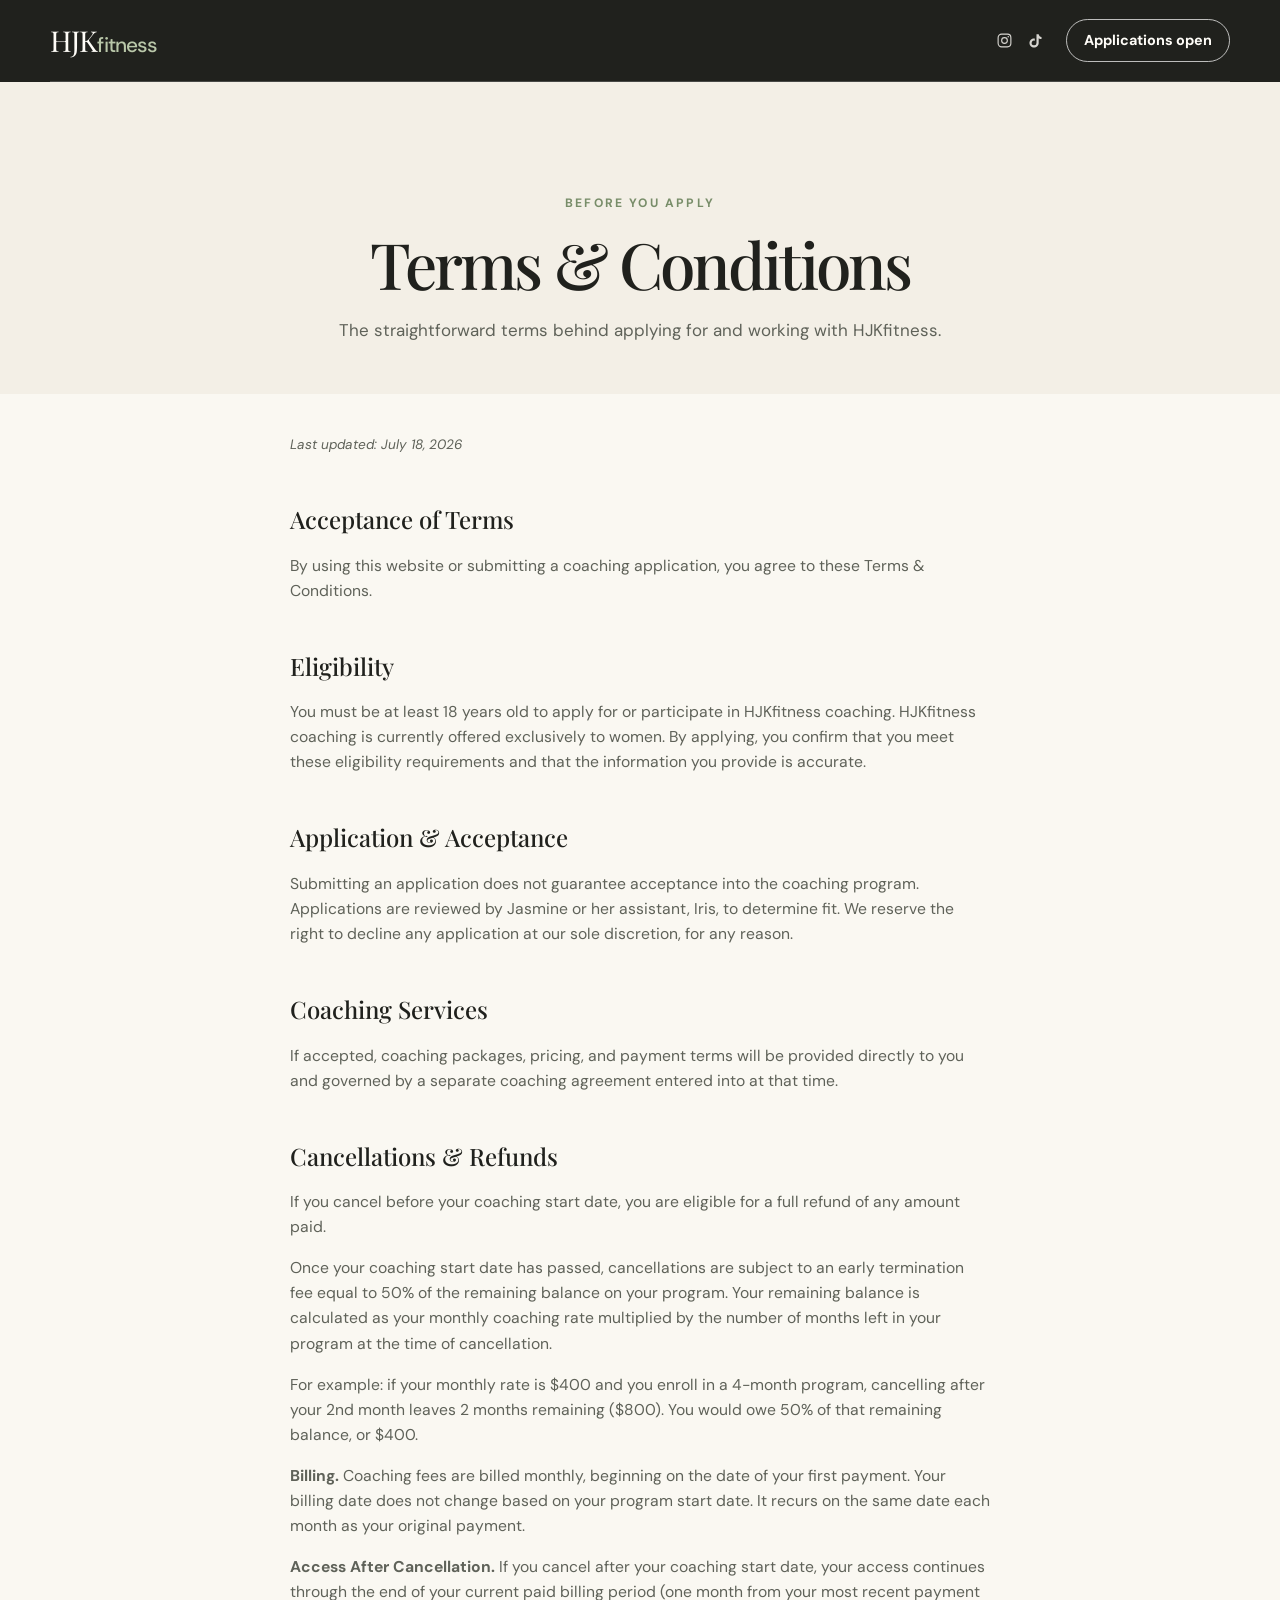
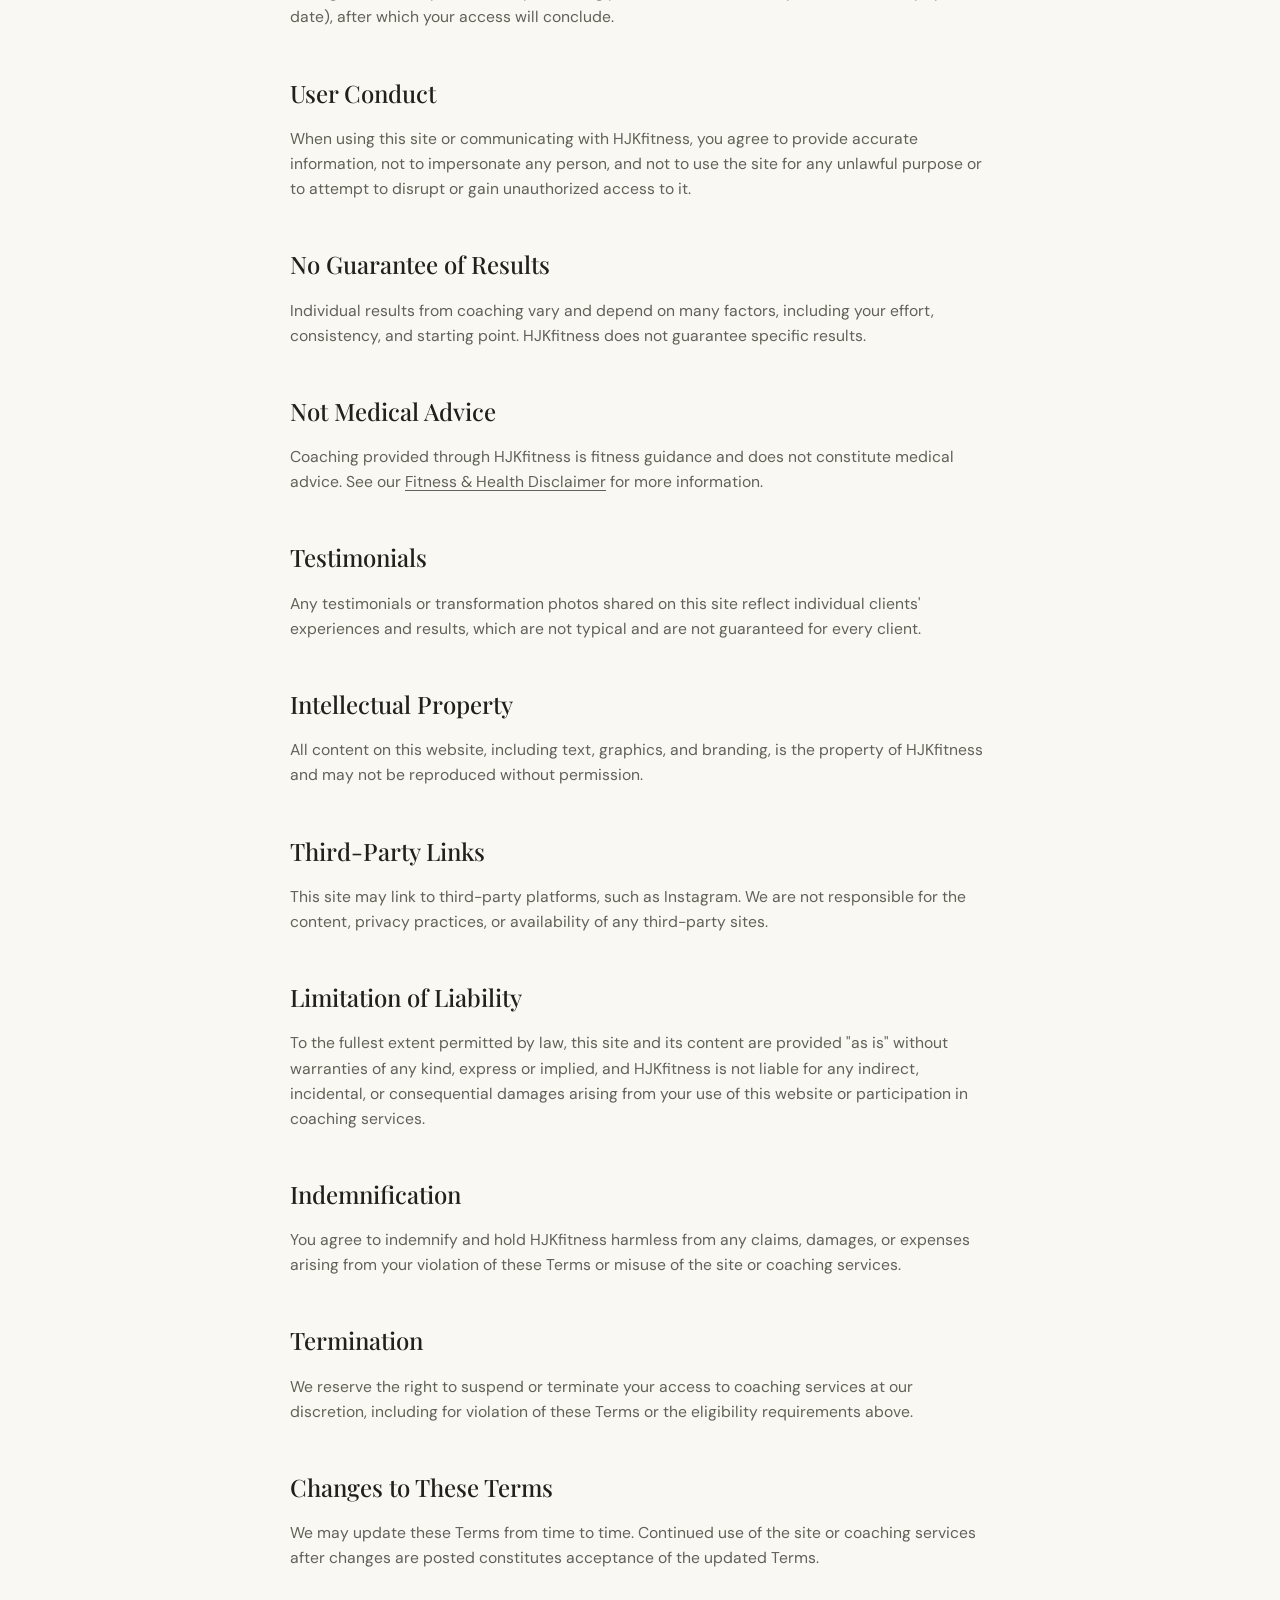
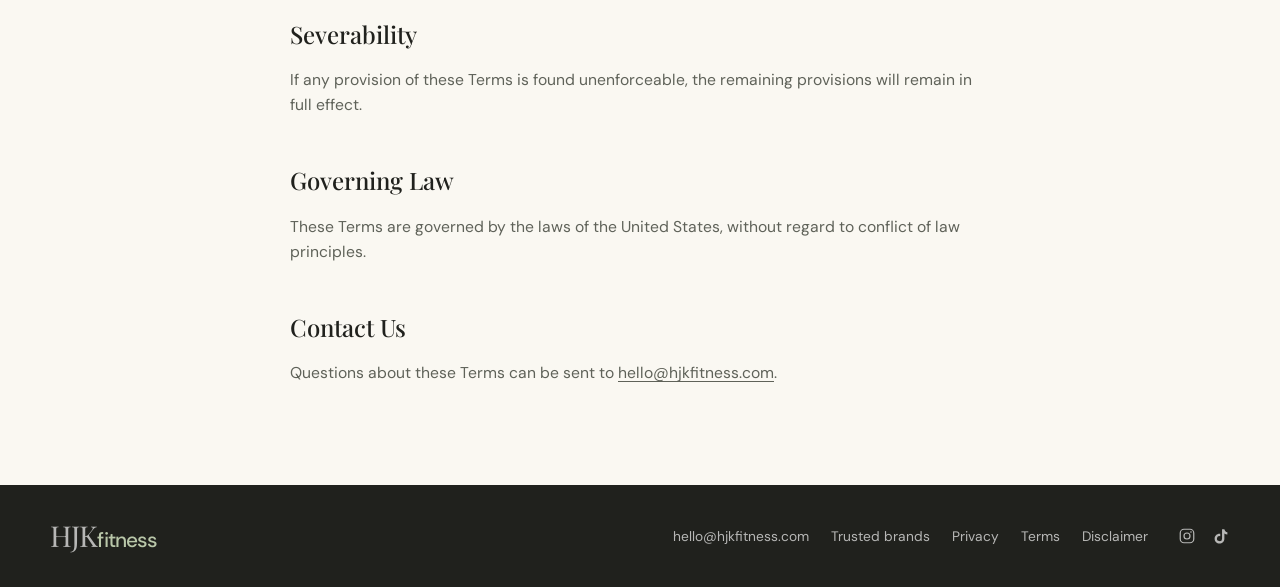
<file: terms.html>
<!doctype html>
<html lang="en">
<head>
  <meta charset="utf-8">
  <meta name="viewport" content="width=device-width, initial-scale=1, viewport-fit=cover">
  <title>Terms &amp; Conditions | HJKfitness</title>
  <meta name="description" content="The straightforward terms behind applying for and working with HJKfitness.">
  <meta name="theme-color" content="#20211d">
  <link rel="preconnect" href="https://fonts.googleapis.com">
  <link rel="preconnect" href="https://fonts.gstatic.com" crossorigin>
  <link href="https://fonts.googleapis.com/css2?family=DM+Sans:wght@400;500;600;700&family=Playfair+Display:ital,wght@0,500;0,600;1,500&family=Caveat:wght@500;600;700&display=swap" rel="stylesheet">
  <link rel="icon" type="image/svg+xml" href="data:image/svg+xml,%3Csvg xmlns='http://www.w3.org/2000/svg' viewBox='0 0 64 64'%3E%3Crect width='64' height='64' rx='14' fill='%2320211d'/%3E%3Cpath d='M17 16v32M47 16v32M17 32h30' stroke='%23b9c7a9' stroke-width='5' stroke-linecap='round'/%3E%3C/svg%3E">
  <style>
    :root {
      --ink: #20211d;
      --ink-soft: #5f6259;
      --cream: #f3efe6;
      --paper: #faf8f2;
      --sage: #b9c7a9;
      --sage-deep: #788d69;
      --line: #dcd7ca;
      --white: #fffdf8;
      --serif: "Playfair Display", Georgia, serif;
      --sans: "DM Sans", system-ui, sans-serif;
    }

    * { box-sizing: border-box; }
    html { scroll-behavior: smooth; }
    body {
      margin: 0;
      color: var(--ink);
      background: var(--cream);
      font-family: var(--sans);
      font-size: 16px;
      line-height: 1.6;
      text-rendering: optimizeLegibility;
    }
    img { display: block; max-width: 100%; }
    a { color: inherit; text-decoration: none; }
    button, a { -webkit-tap-highlight-color: transparent; }
    .wrap { width: min(1180px, calc(100% - 40px)); margin: 0 auto; }
    .eyebrow {
      margin: 0 0 18px;
      font-size: .76rem;
      font-weight: 700;
      letter-spacing: .18em;
      text-transform: uppercase;
    }
    .eyebrow.sage { color: var(--sage-deep); }
    .button {
      display: inline-flex;
      min-height: 52px;
      align-items: center;
      justify-content: center;
      padding: 0 26px;
      border: 1px solid var(--sage);
      border-radius: 999px;
      background: var(--sage);
      color: var(--ink);
      font-weight: 700;
      transition: transform .2s ease, background .2s ease, color .2s ease;
    }
    .button:hover { transform: translateY(-2px); background: var(--white); }
    .button.dark { background: var(--ink); color: var(--white); border-color: var(--ink); }
    .button.dark:hover { background: var(--sage); color: var(--ink); border-color: var(--sage); }

    header { background: var(--ink); color: var(--white); position: relative; z-index: 5; }
    .nav {
      min-height: 82px;
      display: flex;
      align-items: center;
      justify-content: space-between;
      gap: 30px;
      border-bottom: 1px solid rgba(255,255,255,.18);
    }
    .brand {
      font-family: var(--serif);
      font-size: 1.8rem;
      line-height: 1;
      letter-spacing: -.03em;
    }
    .brand span { color: var(--sage); font-family: var(--sans); font-size: .72em; font-weight: 500; }
    nav { display: flex; gap: 22px; align-items: center; font-size: .9rem; }
    .nav-social { display: flex; align-items: center; gap: 14px; }
    .nav-social a { display: inline-flex; opacity: .82; transition: opacity .15s ease; }
    .nav-social a:hover { opacity: 1; }
    .nav-social svg { width: 17px; height: 17px; display: block; }
    .mini-cta {
      border: 1px solid rgba(255,255,255,.7);
      border-radius: 999px;
      padding: 9px 17px;
      font-weight: 700;
      white-space: nowrap;
    }

    section { padding: 112px 0; }
    .section-heading {
      max-width: 780px;
      margin: 0;
      font-family: var(--serif);
      font-size: clamp(2.7rem, 5vw, 5rem);
      line-height: 1.03;
      font-weight: 500;
      letter-spacing: -.045em;
    }
    .section-intro { max-width: 620px; color: var(--ink-soft); font-size: 1.06rem; }

    .page-hero { text-align: center; padding-bottom: 50px; }
    .page-hero .wrap { max-width: 720px; }
    .page-hero .section-heading { margin: 0 auto 20px; }
    .page-hero .section-intro { margin: 0 auto; }

    .legal-section { background: var(--paper); padding-top: 40px; padding-bottom: 100px; }
    .legal-body { max-width: 700px; margin: 0 auto; }
    .legal-body .updated { color: var(--ink-soft); font-size: .85rem; font-style: italic; margin: 0 0 44px; }
    .legal-body h2 { font-family: var(--serif); font-size: 1.5rem; font-weight: 500; margin: 44px 0 14px; }
    .legal-body h2:first-of-type { margin-top: 0; }
    .legal-body p { color: var(--ink-soft); margin: 0 0 16px; font-size: .98rem; }
    .legal-body p:last-child { margin-bottom: 0; }
    .legal-body a { text-decoration: underline; text-underline-offset: 3px; }
    .legal-body a:hover { color: var(--sage-deep); }

    footer { background: var(--ink); color: rgba(255,255,255,.68); padding: 36px 0; }
    .footer-row { display: flex; justify-content: space-between; gap: 30px; align-items: center; }
    .footer-right { display: flex; align-items: center; gap: 30px; flex-wrap: wrap; }
    .footer-links { display: flex; gap: 22px; flex-wrap: wrap; font-size: .86rem; }
    .footer-social { display: flex; align-items: center; gap: 16px; }
    .footer-social a { display: inline-flex; color: rgba(255,255,255,.68); transition: color .15s ease; }
    .footer-social a:hover { color: var(--white); }
    .footer-social svg { width: 18px; height: 18px; display: block; }

    @media (max-width: 900px) {
      .wrap { width: min(100% - 48px, 680px); }
      .nav { min-height: 70px; }
      nav { gap: 12px; }
      .nav-social { gap: 10px; }
      .brand { font-size: 1.55rem; }
      .mini-cta { padding: 8px 14px; font-size: .78rem; }
      section { padding: 82px 0; }
      .page-hero { padding-bottom: 30px; }
    }

    @media (max-width: 560px) {
      .section-heading { font-size: 2.75rem; }
      .mini-cta { padding: 7px 12px; font-size: .72rem; }
      .footer-row { flex-direction: column; align-items: flex-start; }
    }
  </style>
</head>
<body>

  <header>
    <div class="wrap nav">
      <a class="brand" href="/" aria-label="HJKfitness home">HJK<span>fitness</span></a>
      <nav aria-label="Main navigation">
        <div class="nav-social">
          <a href="https://instagram.com/jasminehjk" target="_blank" rel="noopener" aria-label="HJKfitness on Instagram">
            <svg viewBox="0 0 24 24" fill="none" xmlns="http://www.w3.org/2000/svg"><rect x="3" y="3" width="18" height="18" rx="5" stroke="currentColor" stroke-width="1.6"/><circle cx="12" cy="12" r="4" stroke="currentColor" stroke-width="1.6"/><circle cx="17.3" cy="6.7" r="1.1" fill="currentColor"/></svg>
          </a>
          <a href="https://www.tiktok.com/@jasminehjk" target="_blank" rel="noopener" aria-label="HJKfitness on TikTok">
            <svg viewBox="0 0 24 24" fill="currentColor" xmlns="http://www.w3.org/2000/svg"><path d="M16.5 3c.4 2.1 1.9 3.7 4 4v3c-1.5 0-2.9-.4-4-1.2v6.7c0 3.6-2.9 6.5-6.5 6.5S3.5 19.1 3.5 15.5 6.4 9 10 9c.4 0 .7 0 1 .1v3.1a3.4 3.4 0 1 0 2.4 3.3V3h3.1z"/></svg>
          </a>
        </div>
        <a class="mini-cta" href="/#apply">Applications open</a>
      </nav>
    </div>
  </header>

  <main>
    <section class="page-hero">
      <div class="wrap">
        <p class="eyebrow sage">Before you apply</p>
        <h1 class="section-heading">Terms &amp; Conditions</h1>
        <p class="section-intro">The straightforward terms behind applying for and working with HJKfitness.</p>
      </div>
    </section>

    <section class="legal-section">
      <div class="wrap">
        <div class="legal-body">
          <p class="updated">Last updated: July 18, 2026</p>

          <h2>Acceptance of Terms</h2>
          <p>By using this website or submitting a coaching application, you agree to these Terms &amp; Conditions.</p>

          <h2>Eligibility</h2>
          <p>You must be at least 18 years old to apply for or participate in HJKfitness coaching. HJKfitness coaching is currently offered exclusively to women. By applying, you confirm that you meet these eligibility requirements and that the information you provide is accurate.</p>

          <h2>Application &amp; Acceptance</h2>
          <p>Submitting an application does not guarantee acceptance into the coaching program. Applications are reviewed by Jasmine or her assistant, Iris, to determine fit. We reserve the right to decline any application at our sole discretion, for any reason.</p>

          <h2>Coaching Services</h2>
          <p>If accepted, coaching packages, pricing, and payment terms will be provided directly to you and governed by a separate coaching agreement entered into at that time.</p>

          <h2>Cancellations &amp; Refunds</h2>
          <p>If you cancel before your coaching start date, you are eligible for a full refund of any amount paid.</p>
          <p>Once your coaching start date has passed, cancellations are subject to an early termination fee equal to 50% of the remaining balance on your program. Your remaining balance is calculated as your monthly coaching rate multiplied by the number of months left in your program at the time of cancellation.</p>
          <p>For example: if your monthly rate is $400 and you enroll in a 4-month program, cancelling after your 2nd month leaves 2 months remaining ($800). You would owe 50% of that remaining balance, or $400.</p>
          <p><strong>Billing.</strong> Coaching fees are billed monthly, beginning on the date of your first payment. Your billing date does not change based on your program start date. It recurs on the same date each month as your original payment.</p>
          <p><strong>Access After Cancellation.</strong> If you cancel after your coaching start date, your access continues through the end of your current paid billing period (one month from your most recent payment date), after which your access will conclude.</p>

          <h2>User Conduct</h2>
          <p>When using this site or communicating with HJKfitness, you agree to provide accurate information, not to impersonate any person, and not to use the site for any unlawful purpose or to attempt to disrupt or gain unauthorized access to it.</p>

          <h2>No Guarantee of Results</h2>
          <p>Individual results from coaching vary and depend on many factors, including your effort, consistency, and starting point. HJKfitness does not guarantee specific results.</p>

          <h2>Not Medical Advice</h2>
          <p>Coaching provided through HJKfitness is fitness guidance and does not constitute medical advice. See our <a href="/disclaimer">Fitness &amp; Health Disclaimer</a> for more information.</p>

          <h2>Testimonials</h2>
          <p>Any testimonials or transformation photos shared on this site reflect individual clients' experiences and results, which are not typical and are not guaranteed for every client.</p>

          <h2>Intellectual Property</h2>
          <p>All content on this website, including text, graphics, and branding, is the property of HJKfitness and may not be reproduced without permission.</p>

          <h2>Third-Party Links</h2>
          <p>This site may link to third-party platforms, such as Instagram. We are not responsible for the content, privacy practices, or availability of any third-party sites.</p>

          <h2>Limitation of Liability</h2>
          <p>To the fullest extent permitted by law, this site and its content are provided "as is" without warranties of any kind, express or implied, and HJKfitness is not liable for any indirect, incidental, or consequential damages arising from your use of this website or participation in coaching services.</p>

          <h2>Indemnification</h2>
          <p>You agree to indemnify and hold HJKfitness harmless from any claims, damages, or expenses arising from your violation of these Terms or misuse of the site or coaching services.</p>

          <h2>Termination</h2>
          <p>We reserve the right to suspend or terminate your access to coaching services at our discretion, including for violation of these Terms or the eligibility requirements above.</p>

          <h2>Changes to These Terms</h2>
          <p>We may update these Terms from time to time. Continued use of the site or coaching services after changes are posted constitutes acceptance of the updated Terms.</p>

          <h2>Severability</h2>
          <p>If any provision of these Terms is found unenforceable, the remaining provisions will remain in full effect.</p>

          <h2>Governing Law</h2>
          <p>These Terms are governed by the laws of the United States, without regard to conflict of law principles.</p>

          <h2>Contact Us</h2>
          <p>Questions about these Terms can be sent to <a href="mailto:hello@hjkfitness.com">hello@hjkfitness.com</a>.</p>
        </div>
      </div>
    </section>
  </main>

  <footer>
    <div class="wrap footer-row">
      <a class="brand" href="/">HJK<span>fitness</span></a>
      <div class="footer-right">
        <div class="footer-links">
          <a href="mailto:hello@hjkfitness.com">hello@hjkfitness.com</a>
          <a href="/shop">Trusted brands</a>
          <a href="/privacy-policy">Privacy</a>
          <a href="/terms">Terms</a>
          <a href="/disclaimer">Disclaimer</a>
        </div>
        <div class="footer-social">
          <a href="https://instagram.com/jasminehjk" target="_blank" rel="noopener" aria-label="HJKfitness on Instagram">
            <svg viewBox="0 0 24 24" fill="none" xmlns="http://www.w3.org/2000/svg"><rect x="3" y="3" width="18" height="18" rx="5" stroke="currentColor" stroke-width="1.6"/><circle cx="12" cy="12" r="4" stroke="currentColor" stroke-width="1.6"/><circle cx="17.3" cy="6.7" r="1.1" fill="currentColor"/></svg>
          </a>
          <a href="https://www.tiktok.com/@jasminehjk" target="_blank" rel="noopener" aria-label="HJKfitness on TikTok">
            <svg viewBox="0 0 24 24" fill="currentColor" xmlns="http://www.w3.org/2000/svg"><path d="M16.5 3c.4 2.1 1.9 3.7 4 4v3c-1.5 0-2.9-.4-4-1.2v6.7c0 3.6-2.9 6.5-6.5 6.5S3.5 19.1 3.5 15.5 6.4 9 10 9c.4 0 .7 0 1 .1v3.1a3.4 3.4 0 1 0 2.4 3.3V3h3.1z"/></svg>
          </a>
        </div>
      </div>
    </div>
  </footer>

</body>
</html>
</file>
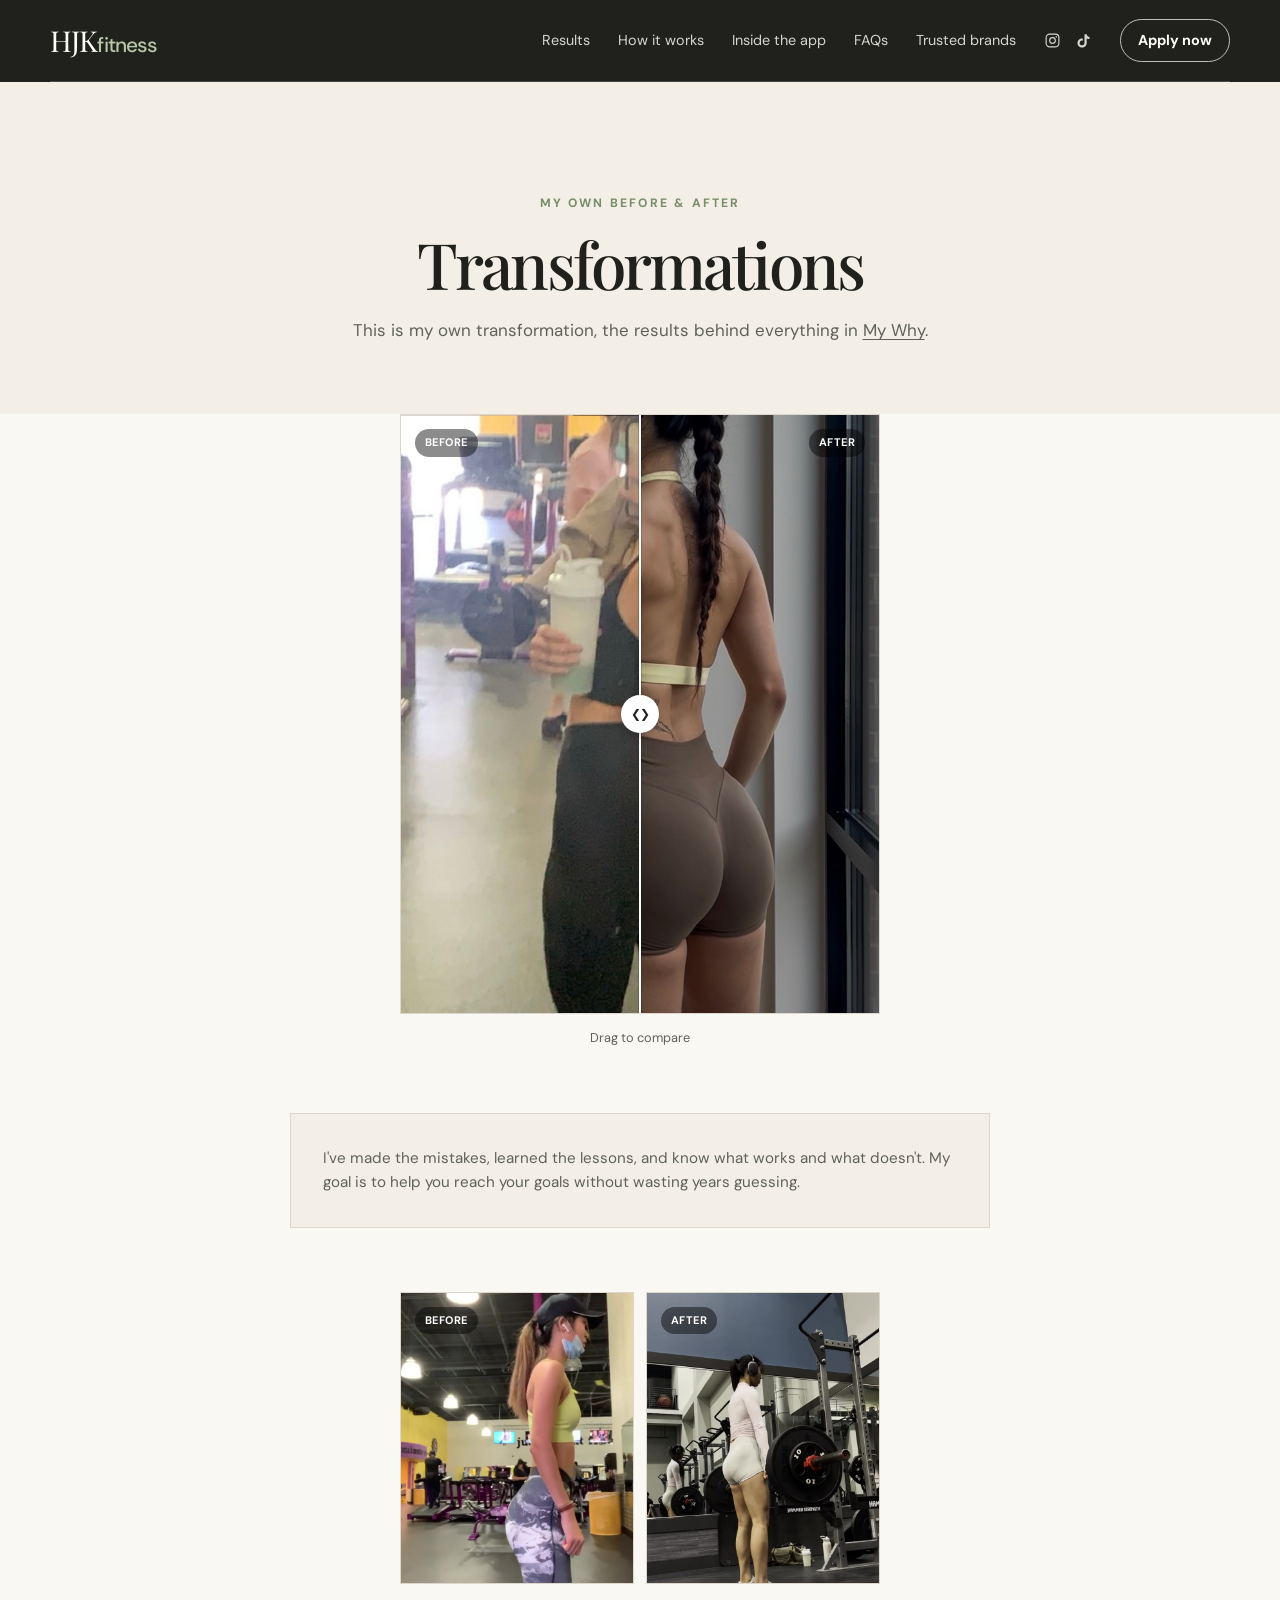
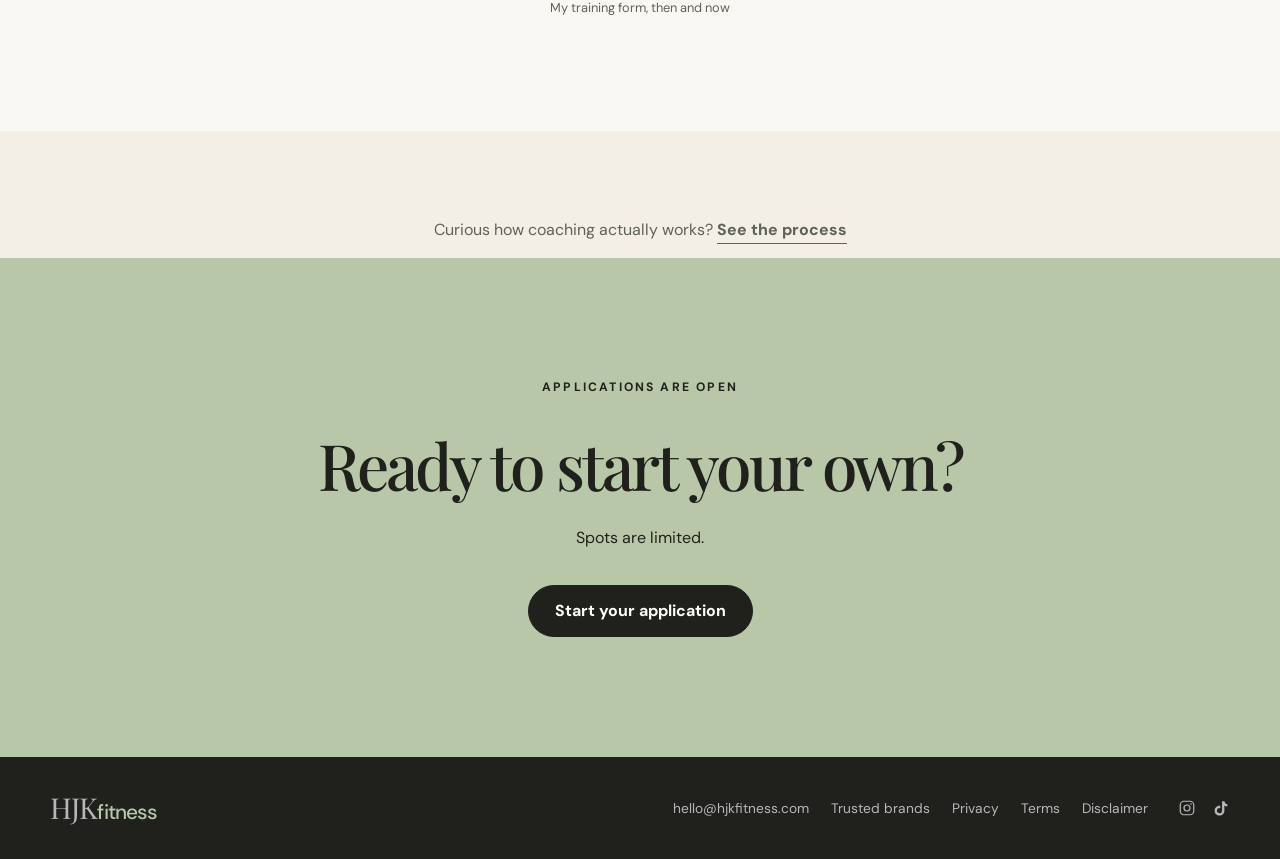
<file: transformations.html>
<!doctype html>
<html lang="en">
<head>
  <meta charset="utf-8">
  <meta name="viewport" content="width=device-width, initial-scale=1, viewport-fit=cover">
  <title>Transformations | HJKfitness</title>
  <meta name="description" content="Jasmine's own before and after transformation, the results behind everything HJKfitness coaching is built on.">
  <meta name="theme-color" content="#20211d">
  <link rel="preconnect" href="https://fonts.googleapis.com">
  <link rel="preconnect" href="https://fonts.gstatic.com" crossorigin>
  <link href="https://fonts.googleapis.com/css2?family=DM+Sans:wght@400;500;600;700&family=Playfair+Display:ital,wght@0,500;0,600;1,500&family=Caveat:wght@500;600;700&display=swap" rel="stylesheet">
  <link rel="icon" type="image/svg+xml" href="data:image/svg+xml,%3Csvg xmlns='http://www.w3.org/2000/svg' viewBox='0 0 64 64'%3E%3Crect width='64' height='64' rx='14' fill='%2320211d'/%3E%3Cpath d='M17 16v32M47 16v32M17 32h30' stroke='%23b9c7a9' stroke-width='5' stroke-linecap='round'/%3E%3C/svg%3E">
  <style>
    :root {
      --ink: #20211d;
      --ink-soft: #5f6259;
      --cream: #f3efe6;
      --paper: #faf8f2;
      --sage: #b9c7a9;
      --sage-deep: #788d69;
      --line: #dcd7ca;
      --white: #fffdf8;
      --serif: "Playfair Display", Georgia, serif;
      --sans: "DM Sans", system-ui, sans-serif;
    }

    * { box-sizing: border-box; }
    html { scroll-behavior: smooth; }
    body {
      margin: 0;
      color: var(--ink);
      background: var(--cream);
      font-family: var(--sans);
      font-size: 16px;
      line-height: 1.6;
      text-rendering: optimizeLegibility;
    }
    img { display: block; max-width: 100%; }
    a { color: inherit; text-decoration: none; }
    button, a { -webkit-tap-highlight-color: transparent; }
    .wrap { width: min(1180px, calc(100% - 40px)); margin: 0 auto; }
    .eyebrow {
      margin: 0 0 18px;
      font-size: .76rem;
      font-weight: 700;
      letter-spacing: .18em;
      text-transform: uppercase;
    }
    .eyebrow.sage { color: var(--sage-deep); }
    .button {
      display: inline-flex;
      min-height: 52px;
      align-items: center;
      justify-content: center;
      padding: 0 26px;
      border: 1px solid var(--sage);
      border-radius: 999px;
      background: var(--sage);
      color: var(--ink);
      font-weight: 700;
      transition: transform .2s ease, background .2s ease, color .2s ease;
    }
    .button:hover { transform: translateY(-2px); background: var(--white); }
    .button.dark { background: var(--ink); color: var(--white); border-color: var(--ink); }
    .button.dark:hover { background: var(--sage); color: var(--ink); border-color: var(--sage); }
    .text-link { font-weight: 700; border-bottom: 1px solid currentColor; padding-bottom: 3px; }

    header { background: var(--ink); color: var(--white); position: relative; z-index: 5; }
    .nav {
      min-height: 82px;
      display: flex;
      align-items: center;
      justify-content: space-between;
      gap: 30px;
      border-bottom: 1px solid rgba(255,255,255,.18);
    }
    .brand {
      font-family: var(--serif);
      font-size: 1.8rem;
      line-height: 1;
      letter-spacing: -.03em;
    }
    .brand span { color: var(--sage); font-family: var(--sans); font-size: .72em; font-weight: 500; }
    nav { display: flex; gap: 28px; align-items: center; font-size: .9rem; }
    nav a:not(.mini-cta) { opacity: .82; }
    nav a:hover { opacity: 1; }
    .nav-social { display: flex; align-items: center; gap: 14px; }
    .nav-social a { display: inline-flex; opacity: .82; transition: opacity .15s ease; }
    .nav-social a:hover { opacity: 1; }
    .nav-social svg { width: 17px; height: 17px; display: block; }
    .mini-cta {
      border: 1px solid rgba(255,255,255,.7);
      border-radius: 999px;
      padding: 9px 17px;
      font-weight: 700;
    }
    .menu-toggle {
      display: none;
      flex-direction: column;
      justify-content: center;
      gap: 5px;
      width: 24px;
      height: 18px;
      background: none;
      border: none;
      padding: 0;
      margin: 0;
      cursor: pointer;
    }
    .menu-toggle span {
      display: block;
      width: 100%;
      height: 2px;
      background: var(--white);
      border-radius: 2px;
      transition: opacity .15s ease, transform .15s ease;
    }
    .menu-toggle[aria-expanded="true"] span:nth-child(1) { transform: translateY(7px) rotate(45deg); }
    .menu-toggle[aria-expanded="true"] span:nth-child(2) { opacity: 0; }
    .menu-toggle[aria-expanded="true"] span:nth-child(3) { transform: translateY(-7px) rotate(-45deg); }
    .mobile-menu {
      display: none;
      position: absolute;
      top: 100%;
      left: 0;
      right: 0;
      flex-direction: column;
      background: rgba(13,14,12,.96);
      backdrop-filter: blur(12px);
      border-bottom: 1px solid rgba(255,255,255,.14);
    }
    .mobile-menu.open { display: flex; }
    .mobile-menu a {
      padding: 16px 24px;
      border-top: 1px solid rgba(255,255,255,.12);
      color: rgba(255,255,255,.85);
      font-weight: 700;
      font-size: .95rem;
    }
    .mobile-menu a:hover { color: var(--sage); }

    section { padding: 112px 0; }
    .section-heading {
      max-width: 780px;
      margin: 0;
      font-family: var(--serif);
      font-size: clamp(2.7rem, 5vw, 5rem);
      line-height: 1.03;
      font-weight: 500;
      letter-spacing: -.045em;
    }
    .section-heading em { color: var(--sage-deep); font-weight: 500; }
    .section-intro { max-width: 620px; color: var(--ink-soft); font-size: 1.06rem; }

    .page-hero { text-align: center; padding-bottom: 70px; }
    .page-hero .wrap { max-width: 720px; }
    .page-hero .section-heading { margin: 0 auto 20px; }
    .page-hero .section-intro { margin: 0 auto; }
    .page-hero .section-intro a { text-decoration: underline; text-underline-offset: 3px; }
    .page-hero .section-intro a:hover { color: var(--sage-deep); }

    .compare-section { background: var(--paper); padding-top: 0; }
    .ba-wrap { margin-bottom: 64px; }
    .ba-wrap:last-child { margin-bottom: 0; }
    .ba-slider {
      position: relative;
      max-width: 420px;
      margin: 0 auto;
      aspect-ratio: 4 / 5;
      overflow: hidden;
      border: 1px solid var(--line);
      cursor: ew-resize;
      touch-action: none;
      user-select: none;
    }
    @media (min-width: 700px) { .ba-slider { max-width: 480px; } }
    .ba-img { position: absolute; inset: 0; width: 100%; height: 100%; object-fit: cover; display: block; pointer-events: none; }
    .ba-before { clip-path: inset(0 50% 0 0); }
    #baSlider .ba-before { object-position: center 14%; }
    #baSlider .ba-after { object-position: center 16%; transform: scale(1.15); transform-origin: 50% 12%; }
    .video-compare { display: grid; grid-template-columns: 1fr 1fr; gap: 12px; max-width: 420px; margin: 0 auto; }
    @media (min-width: 700px) { .video-compare { max-width: 480px; } }
    .video-compare-item { position: relative; aspect-ratio: 4 / 5; overflow: hidden; border: 1px solid var(--line); }
    .video-compare-media { display: block; width: 100%; height: 100%; object-fit: cover; }
    .video-compare-label {
      position: absolute; top: 14px; left: 14px; font-size: 11px; font-weight: 700;
      letter-spacing: .04em; text-transform: uppercase; color: #fff;
      background: rgba(0,0,0,.45); padding: 5px 10px; border-radius: 20px; pointer-events: none;
    }
    .ba-label {
      position: absolute; top: 14px; font-size: 11px; font-weight: 700;
      letter-spacing: .04em; text-transform: uppercase; color: #fff;
      background: rgba(0,0,0,.45); padding: 5px 10px; border-radius: 20px; pointer-events: none; z-index: 2;
    }
    .ba-label-before { left: 14px; }
    .ba-label-after { right: 14px; }
    .ba-handle {
      position: absolute; top: 0; bottom: 0; left: 50%; width: 44px; margin-left: -22px;
      display: flex; align-items: center; justify-content: center; z-index: 3;
    }
    .ba-handle::before {
      content: ''; position: absolute; top: 0; bottom: 0; left: 50%; width: 2px;
      background: #fff; box-shadow: 0 0 0 1px rgba(0,0,0,.15); transform: translateX(-50%);
    }
    .ba-handle-grip {
      position: relative; width: 38px; height: 38px; border-radius: 50%; background: #fff;
      display: flex; align-items: center; justify-content: center; font-size: 12px;
      letter-spacing: -1px; color: var(--ink); box-shadow: 0 2px 8px rgba(0,0,0,.25);
    }
    .ba-hint { text-align: center; font-size: .8rem; color: var(--ink-soft); margin: 14px 0 0; }

    .credibility-inner {
      max-width: 700px;
      margin: 0 auto 64px;
      background: var(--cream);
      border: 1px solid var(--line);
      padding: clamp(24px, 4vw, 32px);
    }
    .credibility-inner p { font-size: .95rem; line-height: 1.6; color: var(--ink-soft); margin: 0; }

    .cross-link { text-align: center; padding-top: 70px; padding-bottom: 0; }
    .cross-link p { color: var(--ink-soft); }

    .closing { padding: 120px 0; background: var(--sage); text-align: center; }
    .closing .section-heading { max-width: 900px; margin: 0 auto 28px; }
    .closing p { max-width: 620px; margin: 0 auto 34px; }
    footer { background: var(--ink); color: rgba(255,255,255,.68); padding: 36px 0; }
    .footer-row { display: flex; justify-content: space-between; gap: 30px; align-items: center; }
    .footer-right { display: flex; align-items: center; gap: 30px; flex-wrap: wrap; }
    .footer-links { display: flex; gap: 22px; flex-wrap: wrap; font-size: .86rem; }
    .footer-social { display: flex; align-items: center; gap: 16px; }
    .footer-social a { display: inline-flex; color: rgba(255,255,255,.68); transition: color .15s ease; }
    .footer-social a:hover { color: var(--white); }
    .footer-social svg { width: 18px; height: 18px; display: block; }

    @media (max-width: 900px) {
      .wrap { width: min(100% - 48px, 680px); }
      nav > a:not(.mini-cta) { display: none; }
      .menu-toggle { display: flex; }
      .nav { min-height: 70px; }
      nav { gap: 14px; }
      .nav-social { gap: 10px; }
      .brand { font-size: 1.55rem; }
      .mini-cta { padding: 8px 14px; font-size: .8rem; white-space: nowrap; }
      section { padding: 82px 0; }
      .page-hero { padding-bottom: 50px; }
      .cross-link { padding-top: 50px; }
    }

    @media (max-width: 560px) {
      .section-heading { font-size: 2.75rem; }
      .footer-row { flex-direction: column; align-items: flex-start; }
    }
  </style>
</head>
<body>

  <header>
    <div class="wrap nav">
      <a class="brand" href="/" aria-label="HJKfitness home">HJK<span>fitness</span></a>
      <nav aria-label="Main navigation">
        <a href="/#results">Results</a>
        <a href="/#coaching">How it works</a>
        <a href="/#inside">Inside the app</a>
        <a href="/#faq">FAQs</a>
        <a href="/shop">Trusted brands</a>
        <div class="nav-social">
          <a href="https://instagram.com/jasminehjk" target="_blank" rel="noopener" aria-label="HJKfitness on Instagram">
            <svg viewBox="0 0 24 24" fill="none" xmlns="http://www.w3.org/2000/svg"><rect x="3" y="3" width="18" height="18" rx="5" stroke="currentColor" stroke-width="1.6"/><circle cx="12" cy="12" r="4" stroke="currentColor" stroke-width="1.6"/><circle cx="17.3" cy="6.7" r="1.1" fill="currentColor"/></svg>
          </a>
          <a href="https://www.tiktok.com/@jasminehjk" target="_blank" rel="noopener" aria-label="HJKfitness on TikTok">
            <svg viewBox="0 0 24 24" fill="currentColor" xmlns="http://www.w3.org/2000/svg"><path d="M16.5 3c.4 2.1 1.9 3.7 4 4v3c-1.5 0-2.9-.4-4-1.2v6.7c0 3.6-2.9 6.5-6.5 6.5S3.5 19.1 3.5 15.5 6.4 9 10 9c.4 0 .7 0 1 .1v3.1a3.4 3.4 0 1 0 2.4 3.3V3h3.1z"/></svg>
          </a>
        </div>
        <a class="mini-cta" href="/#apply">Apply now</a>
        <button type="button" class="menu-toggle" aria-expanded="false" aria-controls="mobileMenu" aria-label="Open menu">
          <span></span><span></span><span></span>
        </button>
      </nav>
    </div>
    <div class="mobile-menu" id="mobileMenu">
      <a href="/#results">Results</a>
      <a href="/#coaching">How it works</a>
      <a href="/#inside">Inside the app</a>
      <a href="/#faq">FAQs</a>
      <a href="/shop">Trusted brands</a>
    </div>
  </header>

  <main>
    <section class="page-hero">
      <div class="wrap">
        <p class="eyebrow sage">My own before &amp; after</p>
        <h1 class="section-heading">Transformations</h1>
        <p class="section-intro">This is my own transformation, the results behind everything in <a href="/story">My Why</a>.</p>
      </div>
    </section>

    <section class="compare-section">
      <div class="wrap">
        <div class="ba-wrap">
          <div class="ba-slider" id="baSlider" role="slider" aria-label="Before and after comparison" aria-valuemin="0" aria-valuemax="100" aria-valuenow="50" tabindex="0">
            <img class="ba-img ba-after" src="assets/transformation-after.jpg" alt="Jasmine's after transformation photo">
            <img class="ba-img ba-before" src="assets/transformation-before.jpg" alt="Jasmine's before transformation photo">
            <span class="ba-label ba-label-before">Before</span>
            <span class="ba-label ba-label-after">After</span>
            <div class="ba-handle">
              <span class="ba-handle-grip">&#10094;&#10095;</span>
            </div>
          </div>
          <p class="ba-hint">Drag to compare</p>
        </div>

        <div class="credibility-inner">
          <p>I've made the mistakes, learned the lessons, and know what works and what doesn't. My goal is to help you reach your goals without wasting years guessing.</p>
        </div>

        <div class="ba-wrap">
          <div class="video-compare">
            <div class="video-compare-item">
              <video class="video-compare-media" src="assets/form-before.mp4" poster="assets/form-before-poster.jpg" autoplay muted loop playsinline></video>
              <span class="video-compare-label">Before</span>
            </div>
            <div class="video-compare-item">
              <video class="video-compare-media" src="assets/form-after.mp4" poster="assets/form-after-poster.jpg" autoplay muted loop playsinline></video>
              <span class="video-compare-label">After</span>
            </div>
          </div>
          <p class="ba-hint">My training form, then and now</p>
        </div>
      </div>
    </section>

    <div class="wrap cross-link">
      <p>Curious how coaching actually works? <a href="/how-it-works" class="text-link">See the process</a></p>
    </div>

    <section class="closing">
      <div class="wrap">
        <p class="eyebrow">Applications are open</p>
        <h2 class="section-heading">Ready to start your own?</h2>
        <p>Spots are limited.</p>
        <a class="button dark" href="/#apply">Start your application</a>
      </div>
    </section>
  </main>

  <footer>
    <div class="wrap footer-row">
      <a class="brand" href="/">HJK<span>fitness</span></a>
      <div class="footer-right">
        <div class="footer-links">
          <a href="mailto:hello@hjkfitness.com">hello@hjkfitness.com</a>
          <a href="/shop">Trusted brands</a>
          <a href="/privacy-policy">Privacy</a>
          <a href="/terms">Terms</a>
          <a href="/disclaimer">Disclaimer</a>
        </div>
        <div class="footer-social">
          <a href="https://instagram.com/jasminehjk" target="_blank" rel="noopener" aria-label="HJKfitness on Instagram">
            <svg viewBox="0 0 24 24" fill="none" xmlns="http://www.w3.org/2000/svg"><rect x="3" y="3" width="18" height="18" rx="5" stroke="currentColor" stroke-width="1.6"/><circle cx="12" cy="12" r="4" stroke="currentColor" stroke-width="1.6"/><circle cx="17.3" cy="6.7" r="1.1" fill="currentColor"/></svg>
          </a>
          <a href="https://www.tiktok.com/@jasminehjk" target="_blank" rel="noopener" aria-label="HJKfitness on TikTok">
            <svg viewBox="0 0 24 24" fill="currentColor" xmlns="http://www.w3.org/2000/svg"><path d="M16.5 3c.4 2.1 1.9 3.7 4 4v3c-1.5 0-2.9-.4-4-1.2v6.7c0 3.6-2.9 6.5-6.5 6.5S3.5 19.1 3.5 15.5 6.4 9 10 9c.4 0 .7 0 1 .1v3.1a3.4 3.4 0 1 0 2.4 3.3V3h3.1z"/></svg>
          </a>
        </div>
      </div>
    </div>
  </footer>

  <script src="nav.js"></script>
  <script src="compare-slider.js"></script>

</body>
</html>
</file>
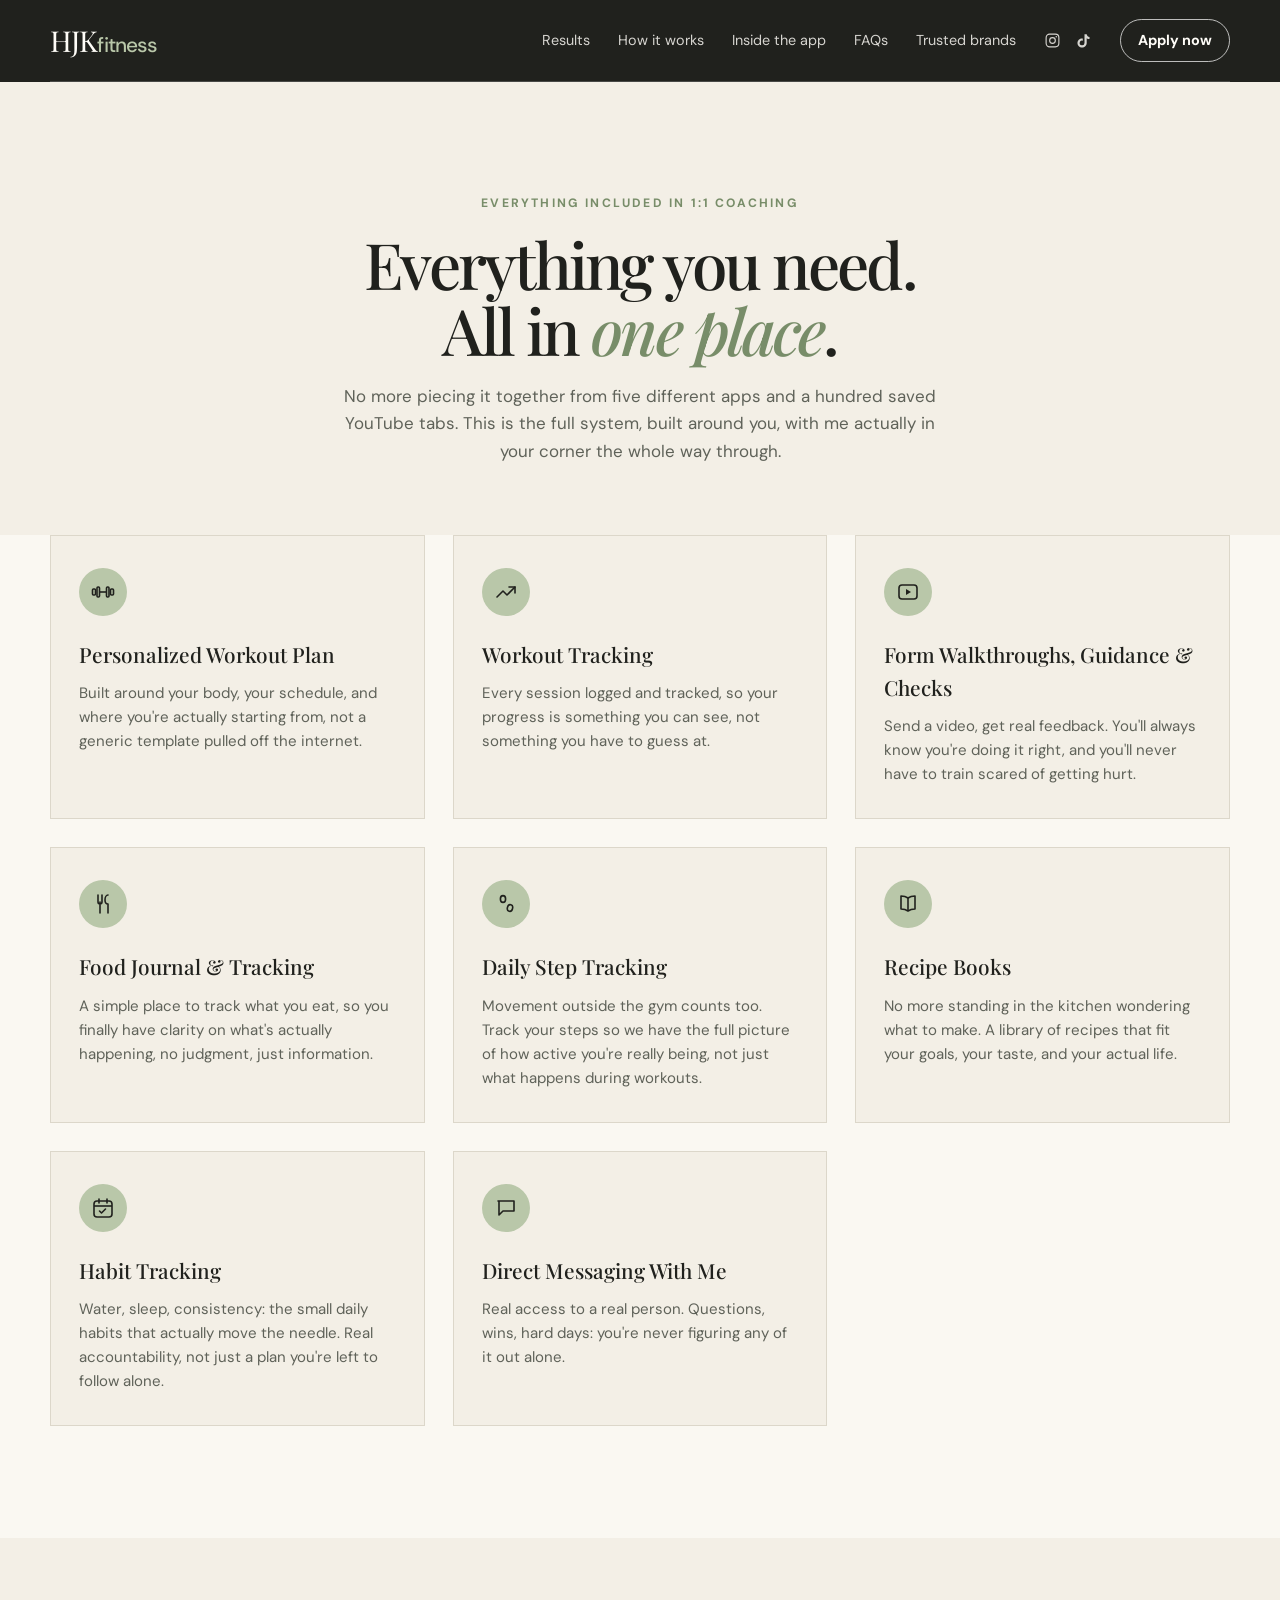
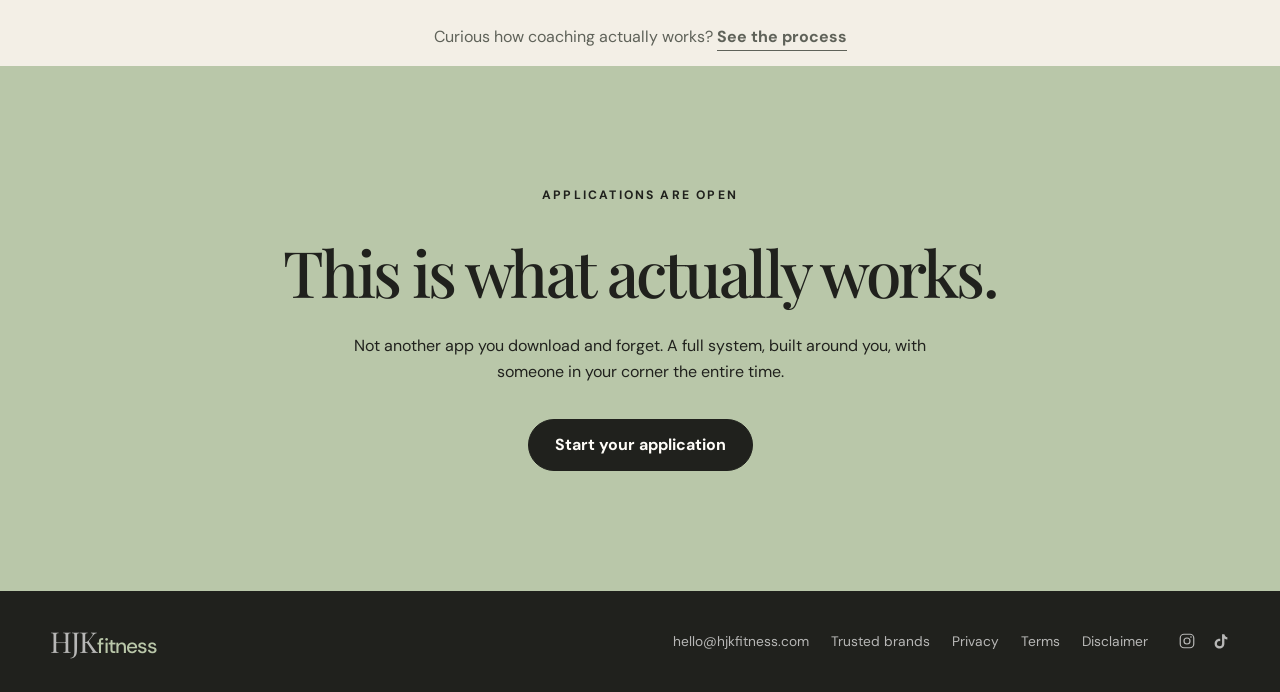
<file: whats-included.html>
<!doctype html>
<html lang="en">
<head>
  <meta charset="utf-8">
  <meta name="viewport" content="width=device-width, initial-scale=1, viewport-fit=cover">
  <title>What's Included | HJKfitness</title>
  <meta name="description" content="Everything included in HJKfitness 1:1 coaching: personalized workouts, tracking, nutrition, habit support, and direct access to Jasmine.">
  <meta name="theme-color" content="#20211d">
  <link rel="preconnect" href="https://fonts.googleapis.com">
  <link rel="preconnect" href="https://fonts.gstatic.com" crossorigin>
  <link href="https://fonts.googleapis.com/css2?family=DM+Sans:wght@400;500;600;700&family=Playfair+Display:ital,wght@0,500;0,600;1,500&family=Caveat:wght@500;600;700&display=swap" rel="stylesheet">
  <link rel="icon" type="image/svg+xml" href="data:image/svg+xml,%3Csvg xmlns='http://www.w3.org/2000/svg' viewBox='0 0 64 64'%3E%3Crect width='64' height='64' rx='14' fill='%2320211d'/%3E%3Cpath d='M17 16v32M47 16v32M17 32h30' stroke='%23b9c7a9' stroke-width='5' stroke-linecap='round'/%3E%3C/svg%3E">
  <style>
    :root {
      --ink: #20211d;
      --ink-soft: #5f6259;
      --cream: #f3efe6;
      --paper: #faf8f2;
      --sage: #b9c7a9;
      --sage-deep: #788d69;
      --line: #dcd7ca;
      --white: #fffdf8;
      --serif: "Playfair Display", Georgia, serif;
      --sans: "DM Sans", system-ui, sans-serif;
    }

    * { box-sizing: border-box; }
    html { scroll-behavior: smooth; }
    body {
      margin: 0;
      color: var(--ink);
      background: var(--cream);
      font-family: var(--sans);
      font-size: 16px;
      line-height: 1.6;
      text-rendering: optimizeLegibility;
    }
    img { display: block; max-width: 100%; }
    a { color: inherit; text-decoration: none; }
    button, a { -webkit-tap-highlight-color: transparent; }
    .wrap { width: min(1180px, calc(100% - 40px)); margin: 0 auto; }
    .eyebrow {
      margin: 0 0 18px;
      font-size: .76rem;
      font-weight: 700;
      letter-spacing: .18em;
      text-transform: uppercase;
    }
    .eyebrow.sage { color: var(--sage-deep); }
    .button {
      display: inline-flex;
      min-height: 52px;
      align-items: center;
      justify-content: center;
      padding: 0 26px;
      border: 1px solid var(--sage);
      border-radius: 999px;
      background: var(--sage);
      color: var(--ink);
      font-weight: 700;
      transition: transform .2s ease, background .2s ease, color .2s ease;
    }
    .button:hover { transform: translateY(-2px); background: var(--white); }
    .button.dark { background: var(--ink); color: var(--white); border-color: var(--ink); }
    .button.dark:hover { background: var(--sage); color: var(--ink); border-color: var(--sage); }
    .text-link { font-weight: 700; border-bottom: 1px solid currentColor; padding-bottom: 3px; }

    header { background: var(--ink); color: var(--white); position: relative; z-index: 5; }
    .nav {
      min-height: 82px;
      display: flex;
      align-items: center;
      justify-content: space-between;
      gap: 30px;
      border-bottom: 1px solid rgba(255,255,255,.18);
    }
    .brand {
      font-family: var(--serif);
      font-size: 1.8rem;
      line-height: 1;
      letter-spacing: -.03em;
    }
    .brand span { color: var(--sage); font-family: var(--sans); font-size: .72em; font-weight: 500; }
    nav { display: flex; gap: 28px; align-items: center; font-size: .9rem; }
    nav a:not(.mini-cta) { opacity: .82; }
    nav a:hover { opacity: 1; }
    .nav-social { display: flex; align-items: center; gap: 14px; }
    .nav-social a { display: inline-flex; opacity: .82; transition: opacity .15s ease; }
    .nav-social a:hover { opacity: 1; }
    .nav-social svg { width: 17px; height: 17px; display: block; }
    .mini-cta {
      border: 1px solid rgba(255,255,255,.7);
      border-radius: 999px;
      padding: 9px 17px;
      font-weight: 700;
    }
    .menu-toggle {
      display: none;
      flex-direction: column;
      justify-content: center;
      gap: 5px;
      width: 24px;
      height: 18px;
      background: none;
      border: none;
      padding: 0;
      margin: 0;
      cursor: pointer;
    }
    .menu-toggle span {
      display: block;
      width: 100%;
      height: 2px;
      background: var(--white);
      border-radius: 2px;
      transition: opacity .15s ease, transform .15s ease;
    }
    .menu-toggle[aria-expanded="true"] span:nth-child(1) { transform: translateY(7px) rotate(45deg); }
    .menu-toggle[aria-expanded="true"] span:nth-child(2) { opacity: 0; }
    .menu-toggle[aria-expanded="true"] span:nth-child(3) { transform: translateY(-7px) rotate(-45deg); }
    .mobile-menu {
      display: none;
      position: absolute;
      top: 100%;
      left: 0;
      right: 0;
      flex-direction: column;
      background: rgba(13,14,12,.96);
      backdrop-filter: blur(12px);
      border-bottom: 1px solid rgba(255,255,255,.14);
    }
    .mobile-menu.open { display: flex; }
    .mobile-menu a {
      padding: 16px 24px;
      border-top: 1px solid rgba(255,255,255,.12);
      color: rgba(255,255,255,.85);
      font-weight: 700;
      font-size: .95rem;
    }
    .mobile-menu a:hover { color: var(--sage); }

    section { padding: 112px 0; }
    .section-heading {
      max-width: 780px;
      margin: 0;
      font-family: var(--serif);
      font-size: clamp(2.7rem, 5vw, 5rem);
      line-height: 1.03;
      font-weight: 500;
      letter-spacing: -.045em;
    }
    .section-heading em { color: var(--sage-deep); font-weight: 500; }
    .section-intro { max-width: 620px; color: var(--ink-soft); font-size: 1.06rem; }

    .page-hero { text-align: center; padding-bottom: 70px; }
    .page-hero .wrap { max-width: 720px; }
    .page-hero .section-heading { margin: 0 auto 20px; }
    .page-hero .section-intro { margin: 0 auto; }

    .features-section { background: var(--paper); padding-top: 0; }
    .features-grid { display: grid; grid-template-columns: repeat(3, 1fr); gap: 28px; }
    .feature-card { border: 1px solid var(--line); background: var(--cream); padding: 32px 28px; }
    .feature-mark { width: 48px; height: 48px; border-radius: 50%; background: var(--sage); display: grid; place-items: center; margin-bottom: 22px; color: var(--ink); }
    .feature-mark svg { width: 24px; height: 24px; display: block; }
    .feature-card h3 { font-family: var(--serif); font-size: 1.3rem; font-weight: 500; margin: 0 0 10px; }
    .feature-card p { color: var(--ink-soft); margin: 0; font-size: .94rem; }

    .cross-link { text-align: center; padding-top: 70px; padding-bottom: 0; }
    .cross-link p { color: var(--ink-soft); }

    .closing { padding: 120px 0; background: var(--sage); text-align: center; }
    .closing .section-heading { max-width: 900px; margin: 0 auto 28px; }
    .closing p { max-width: 620px; margin: 0 auto 34px; }
    footer { background: var(--ink); color: rgba(255,255,255,.68); padding: 36px 0; }
    .footer-row { display: flex; justify-content: space-between; gap: 30px; align-items: center; }
    .footer-right { display: flex; align-items: center; gap: 30px; flex-wrap: wrap; }
    .footer-links { display: flex; gap: 22px; flex-wrap: wrap; font-size: .86rem; }
    .footer-social { display: flex; align-items: center; gap: 16px; }
    .footer-social a { display: inline-flex; color: rgba(255,255,255,.68); transition: color .15s ease; }
    .footer-social a:hover { color: var(--white); }
    .footer-social svg { width: 18px; height: 18px; display: block; }

    @media (max-width: 900px) {
      .wrap { width: min(100% - 48px, 680px); }
      nav > a:not(.mini-cta) { display: none; }
      .menu-toggle { display: flex; }
      .nav { min-height: 70px; }
      nav { gap: 14px; }
      .nav-social { gap: 10px; }
      .brand { font-size: 1.55rem; }
      .mini-cta { padding: 8px 14px; font-size: .8rem; white-space: nowrap; }
      section { padding: 82px 0; }
      .page-hero { padding-bottom: 50px; }
      .features-grid { grid-template-columns: 1fr 1fr; }
      .cross-link { padding-top: 50px; }
    }

    @media (max-width: 560px) {
      .section-heading { font-size: 2.75rem; }
      .features-grid { grid-template-columns: 1fr; }
      .footer-row { flex-direction: column; align-items: flex-start; }
    }
  </style>
</head>
<body>

  <header>
    <div class="wrap nav">
      <a class="brand" href="/" aria-label="HJKfitness home">HJK<span>fitness</span></a>
      <nav aria-label="Main navigation">
        <a href="/#results">Results</a>
        <a href="/#coaching">How it works</a>
        <a href="/#inside">Inside the app</a>
        <a href="/#faq">FAQs</a>
        <a href="/shop">Trusted brands</a>
        <div class="nav-social">
          <a href="https://instagram.com/jasminehjk" target="_blank" rel="noopener" aria-label="HJKfitness on Instagram">
            <svg viewBox="0 0 24 24" fill="none" xmlns="http://www.w3.org/2000/svg"><rect x="3" y="3" width="18" height="18" rx="5" stroke="currentColor" stroke-width="1.6"/><circle cx="12" cy="12" r="4" stroke="currentColor" stroke-width="1.6"/><circle cx="17.3" cy="6.7" r="1.1" fill="currentColor"/></svg>
          </a>
          <a href="https://www.tiktok.com/@jasminehjk" target="_blank" rel="noopener" aria-label="HJKfitness on TikTok">
            <svg viewBox="0 0 24 24" fill="currentColor" xmlns="http://www.w3.org/2000/svg"><path d="M16.5 3c.4 2.1 1.9 3.7 4 4v3c-1.5 0-2.9-.4-4-1.2v6.7c0 3.6-2.9 6.5-6.5 6.5S3.5 19.1 3.5 15.5 6.4 9 10 9c.4 0 .7 0 1 .1v3.1a3.4 3.4 0 1 0 2.4 3.3V3h3.1z"/></svg>
          </a>
        </div>
        <a class="mini-cta" href="/#apply">Apply now</a>
        <button type="button" class="menu-toggle" aria-expanded="false" aria-controls="mobileMenu" aria-label="Open menu">
          <span></span><span></span><span></span>
        </button>
      </nav>
    </div>
    <div class="mobile-menu" id="mobileMenu">
      <a href="/#results">Results</a>
      <a href="/#coaching">How it works</a>
      <a href="/#inside">Inside the app</a>
      <a href="/#faq">FAQs</a>
      <a href="/shop">Trusted brands</a>
    </div>
  </header>

  <main>
    <section class="page-hero">
      <div class="wrap">
        <p class="eyebrow sage">Everything included in 1:1 coaching</p>
        <h1 class="section-heading">Everything you need.<br>All in <em>one place</em>.</h1>
        <p class="section-intro">No more piecing it together from five different apps and a hundred saved YouTube tabs. This is the full system, built around you, with me actually in your corner the whole way through.</p>
      </div>
    </section>

    <section class="features-section">
      <div class="wrap">
        <div class="features-grid">
          <div class="feature-card">
            <span class="feature-mark"><svg viewBox="0 0 24 24" fill="none" xmlns="http://www.w3.org/2000/svg"><rect x="1.5" y="9" width="3" height="6" rx="1" stroke="currentColor" stroke-width="1.6"/><rect x="19.5" y="9" width="3" height="6" rx="1" stroke="currentColor" stroke-width="1.6"/><rect x="6" y="7" width="2.5" height="10" rx="1" stroke="currentColor" stroke-width="1.6"/><rect x="15.5" y="7" width="2.5" height="10" rx="1" stroke="currentColor" stroke-width="1.6"/><line x1="8.5" y1="12" x2="15.5" y2="12" stroke="currentColor" stroke-width="1.6"/></svg></span>
            <h3>Personalized Workout Plan</h3>
            <p>Built around your body, your schedule, and where you're actually starting from, not a generic template pulled off the internet.</p>
          </div>
          <div class="feature-card">
            <span class="feature-mark"><svg viewBox="0 0 24 24" fill="none" xmlns="http://www.w3.org/2000/svg"><path d="M3 17l6-6 4 4 8-8" stroke="currentColor" stroke-width="1.6" stroke-linecap="round" stroke-linejoin="round"/><path d="M15 7h6v6" stroke="currentColor" stroke-width="1.6" stroke-linecap="round" stroke-linejoin="round"/></svg></span>
            <h3>Workout Tracking</h3>
            <p>Every session logged and tracked, so your progress is something you can see, not something you have to guess at.</p>
          </div>
          <div class="feature-card">
            <span class="feature-mark"><svg viewBox="0 0 24 24" fill="none" xmlns="http://www.w3.org/2000/svg"><rect x="3" y="5" width="18" height="14" rx="3" stroke="currentColor" stroke-width="1.6"/><path d="M10 9l5 3-5 3V9z" fill="currentColor"/></svg></span>
            <h3>Form Walkthroughs, Guidance &amp; Checks</h3>
            <p>Send a video, get real feedback. You'll always know you're doing it right, and you'll never have to train scared of getting hurt.</p>
          </div>
          <div class="feature-card">
            <span class="feature-mark"><svg viewBox="0 0 24 24" fill="none" xmlns="http://www.w3.org/2000/svg"><path d="M7 3v7a2 2 0 0 0 4 0V3M9 10v11" stroke="currentColor" stroke-width="1.6" stroke-linecap="round" stroke-linejoin="round"/><path d="M17 3c-1.5 0-3 2-3 5s1.5 4 3 4v9" stroke="currentColor" stroke-width="1.6" stroke-linecap="round" stroke-linejoin="round"/></svg></span>
            <h3>Food Journal &amp; Tracking</h3>
            <p>A simple place to track what you eat, so you finally have clarity on what's actually happening, no judgment, just information.</p>
          </div>
          <div class="feature-card">
            <span class="feature-mark"><svg viewBox="0 0 24 24" fill="none" xmlns="http://www.w3.org/2000/svg"><ellipse cx="9" cy="7" rx="2.6" ry="3.4" stroke="currentColor" stroke-width="1.6"/><ellipse cx="16" cy="16" rx="2.6" ry="3.4" stroke="currentColor" stroke-width="1.6" transform="rotate(15 16 16)"/></svg></span>
            <h3>Daily Step Tracking</h3>
            <p>Movement outside the gym counts too. Track your steps so we have the full picture of how active you're really being, not just what happens during workouts.</p>
          </div>
          <div class="feature-card">
            <span class="feature-mark"><svg viewBox="0 0 24 24" fill="none" xmlns="http://www.w3.org/2000/svg"><path d="M12 6c-1.8-1.3-4.3-2-7-2v13c2.7 0 5.2.7 7 2 1.8-1.3 4.3-2 7-2V4c-2.7 0-5.2.7-7 2z" stroke="currentColor" stroke-width="1.6" stroke-linejoin="round"/><path d="M12 6v13" stroke="currentColor" stroke-width="1.6"/></svg></span>
            <h3>Recipe Books</h3>
            <p>No more standing in the kitchen wondering what to make. A library of recipes that fit your goals, your taste, and your actual life.</p>
          </div>
          <div class="feature-card">
            <span class="feature-mark"><svg viewBox="0 0 24 24" fill="none" xmlns="http://www.w3.org/2000/svg"><rect x="3" y="5" width="18" height="16" rx="3" stroke="currentColor" stroke-width="1.6"/><path d="M3 10h18" stroke="currentColor" stroke-width="1.6"/><path d="M8 3v4M16 3v4" stroke="currentColor" stroke-width="1.6" stroke-linecap="round"/><path d="M8.5 15l2 2 4-4" stroke="currentColor" stroke-width="1.6" stroke-linecap="round" stroke-linejoin="round"/></svg></span>
            <h3>Habit Tracking</h3>
            <p>Water, sleep, consistency: the small daily habits that actually move the needle. Real accountability, not just a plan you're left to follow alone.</p>
          </div>
          <div class="feature-card">
            <span class="feature-mark"><svg viewBox="0 0 24 24" fill="none" xmlns="http://www.w3.org/2000/svg"><path d="M4 5h16v10H9l-4 4V5z" stroke="currentColor" stroke-width="1.6" stroke-linejoin="round"/></svg></span>
            <h3>Direct Messaging With Me</h3>
            <p>Real access to a real person. Questions, wins, hard days: you're never figuring any of it out alone.</p>
          </div>
        </div>
      </div>
    </section>

    <div class="wrap cross-link">
      <p>Curious how coaching actually works? <a href="/how-it-works" class="text-link">See the process</a></p>
    </div>

    <section class="closing">
      <div class="wrap">
        <p class="eyebrow">Applications are open</p>
        <h2 class="section-heading">This is what actually works.</h2>
        <p>Not another app you download and forget. A full system, built around you, with someone in your corner the entire time.</p>
        <a class="button dark" href="/#apply">Start your application</a>
      </div>
    </section>
  </main>

  <footer>
    <div class="wrap footer-row">
      <a class="brand" href="/">HJK<span>fitness</span></a>
      <div class="footer-right">
        <div class="footer-links">
          <a href="mailto:hello@hjkfitness.com">hello@hjkfitness.com</a>
          <a href="/shop">Trusted brands</a>
          <a href="/privacy-policy">Privacy</a>
          <a href="/terms">Terms</a>
          <a href="/disclaimer">Disclaimer</a>
        </div>
        <div class="footer-social">
          <a href="https://instagram.com/jasminehjk" target="_blank" rel="noopener" aria-label="HJKfitness on Instagram">
            <svg viewBox="0 0 24 24" fill="none" xmlns="http://www.w3.org/2000/svg"><rect x="3" y="3" width="18" height="18" rx="5" stroke="currentColor" stroke-width="1.6"/><circle cx="12" cy="12" r="4" stroke="currentColor" stroke-width="1.6"/><circle cx="17.3" cy="6.7" r="1.1" fill="currentColor"/></svg>
          </a>
          <a href="https://www.tiktok.com/@jasminehjk" target="_blank" rel="noopener" aria-label="HJKfitness on TikTok">
            <svg viewBox="0 0 24 24" fill="currentColor" xmlns="http://www.w3.org/2000/svg"><path d="M16.5 3c.4 2.1 1.9 3.7 4 4v3c-1.5 0-2.9-.4-4-1.2v6.7c0 3.6-2.9 6.5-6.5 6.5S3.5 19.1 3.5 15.5 6.4 9 10 9c.4 0 .7 0 1 .1v3.1a3.4 3.4 0 1 0 2.4 3.3V3h3.1z"/></svg>
          </a>
        </div>
      </div>
    </div>
  </footer>

  <script src="nav.js"></script>

</body>
</html>
</file>
